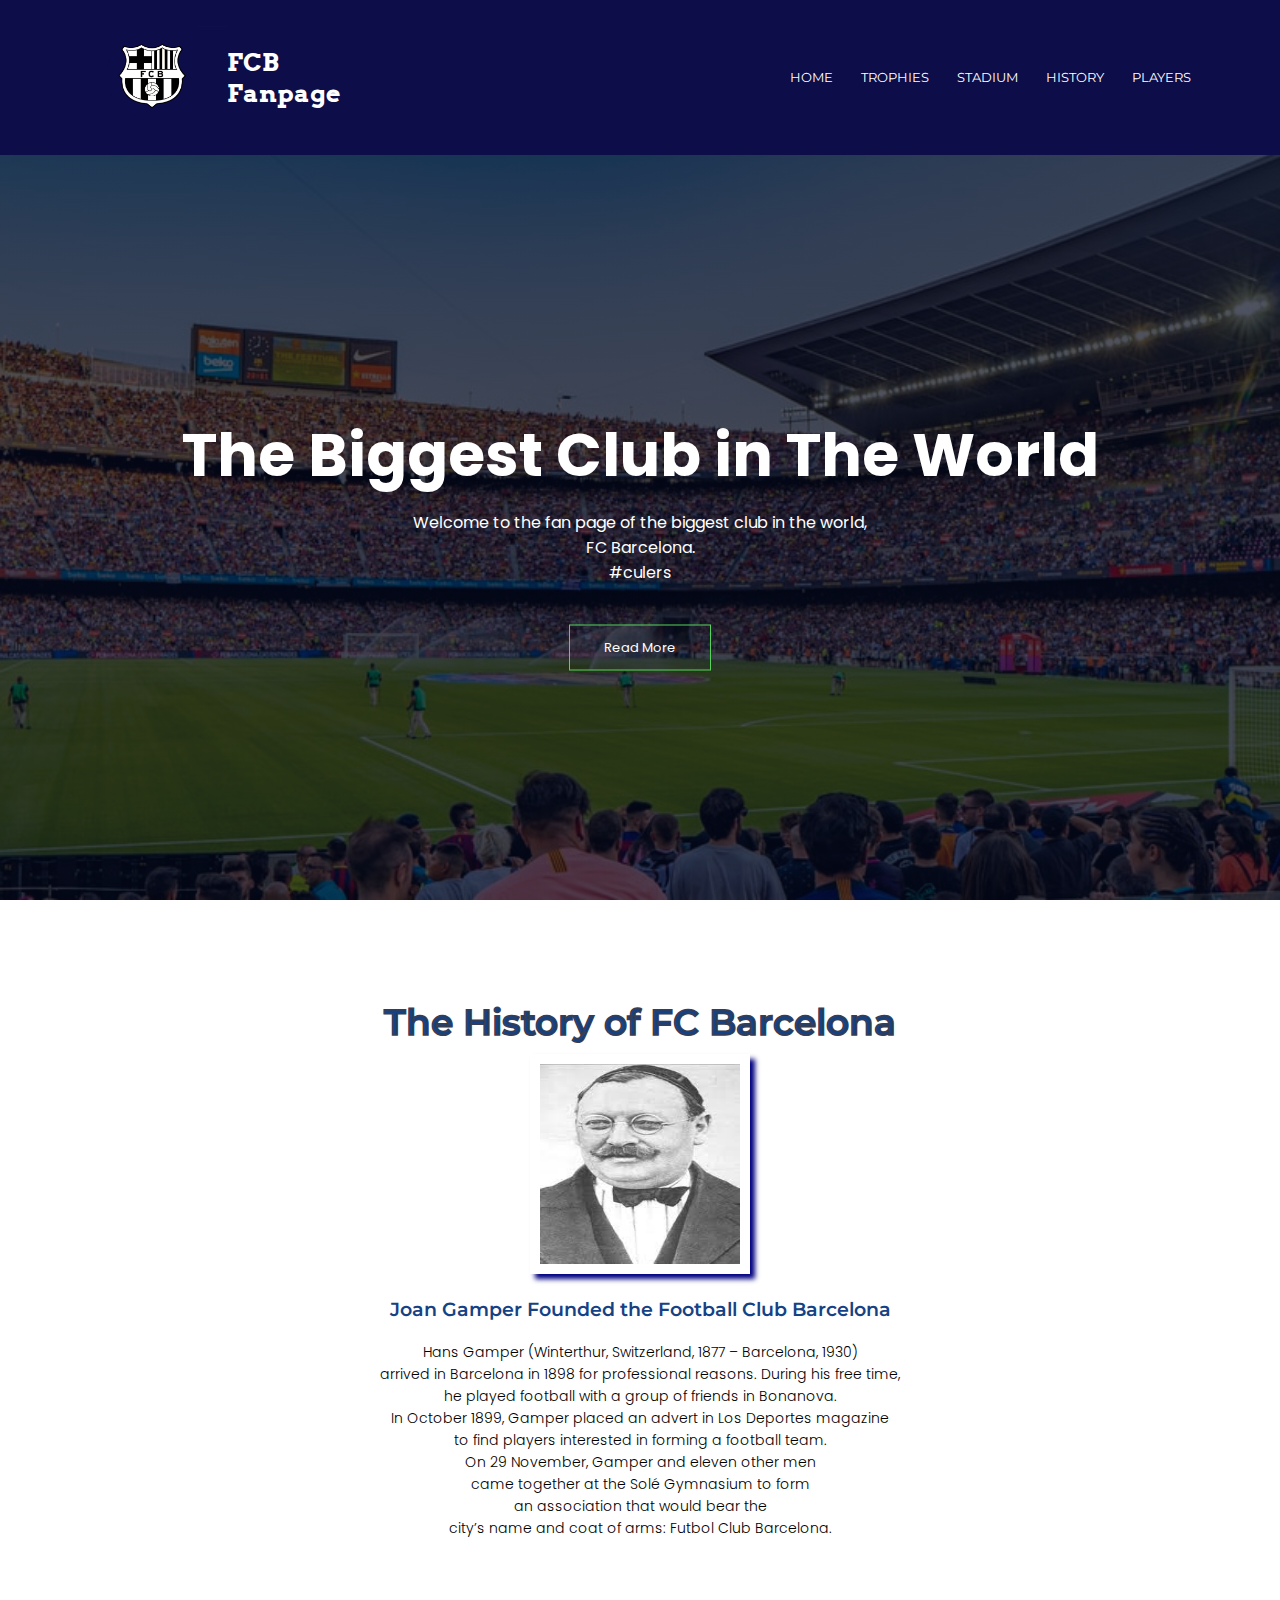
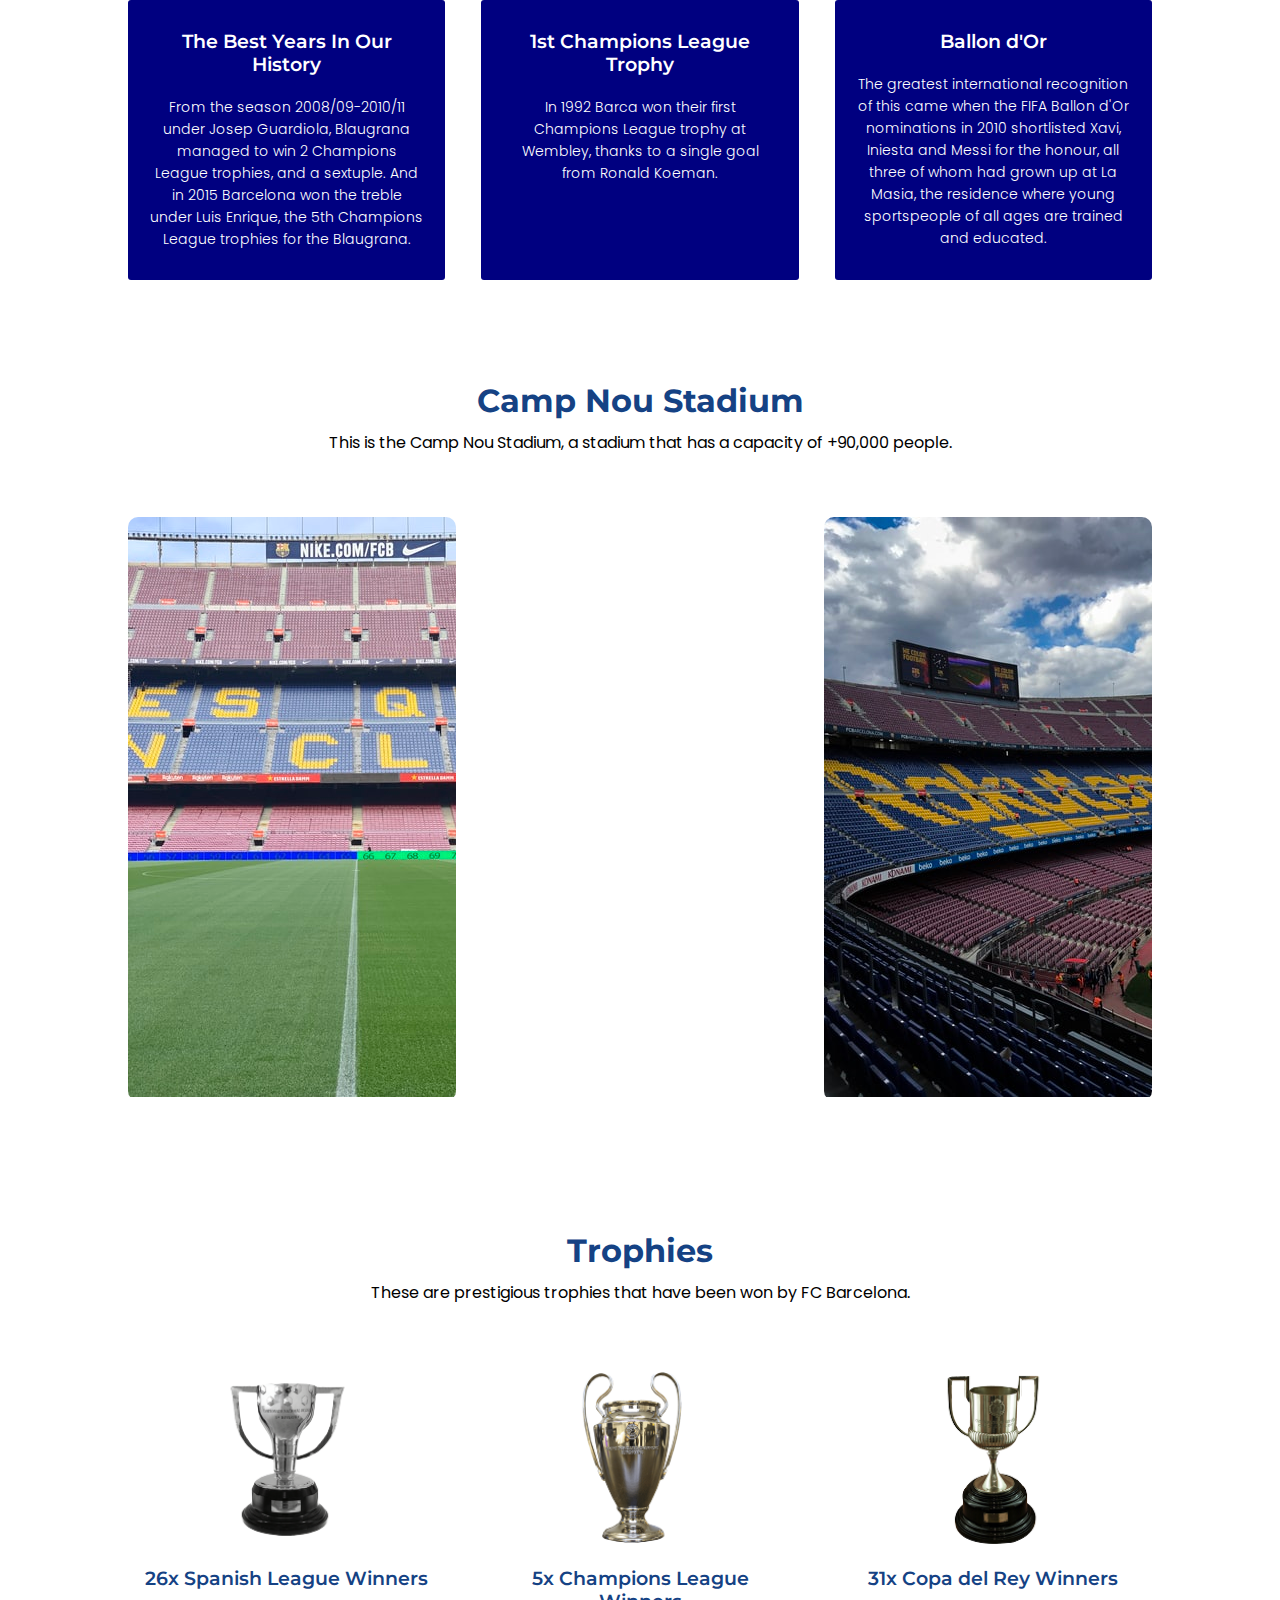
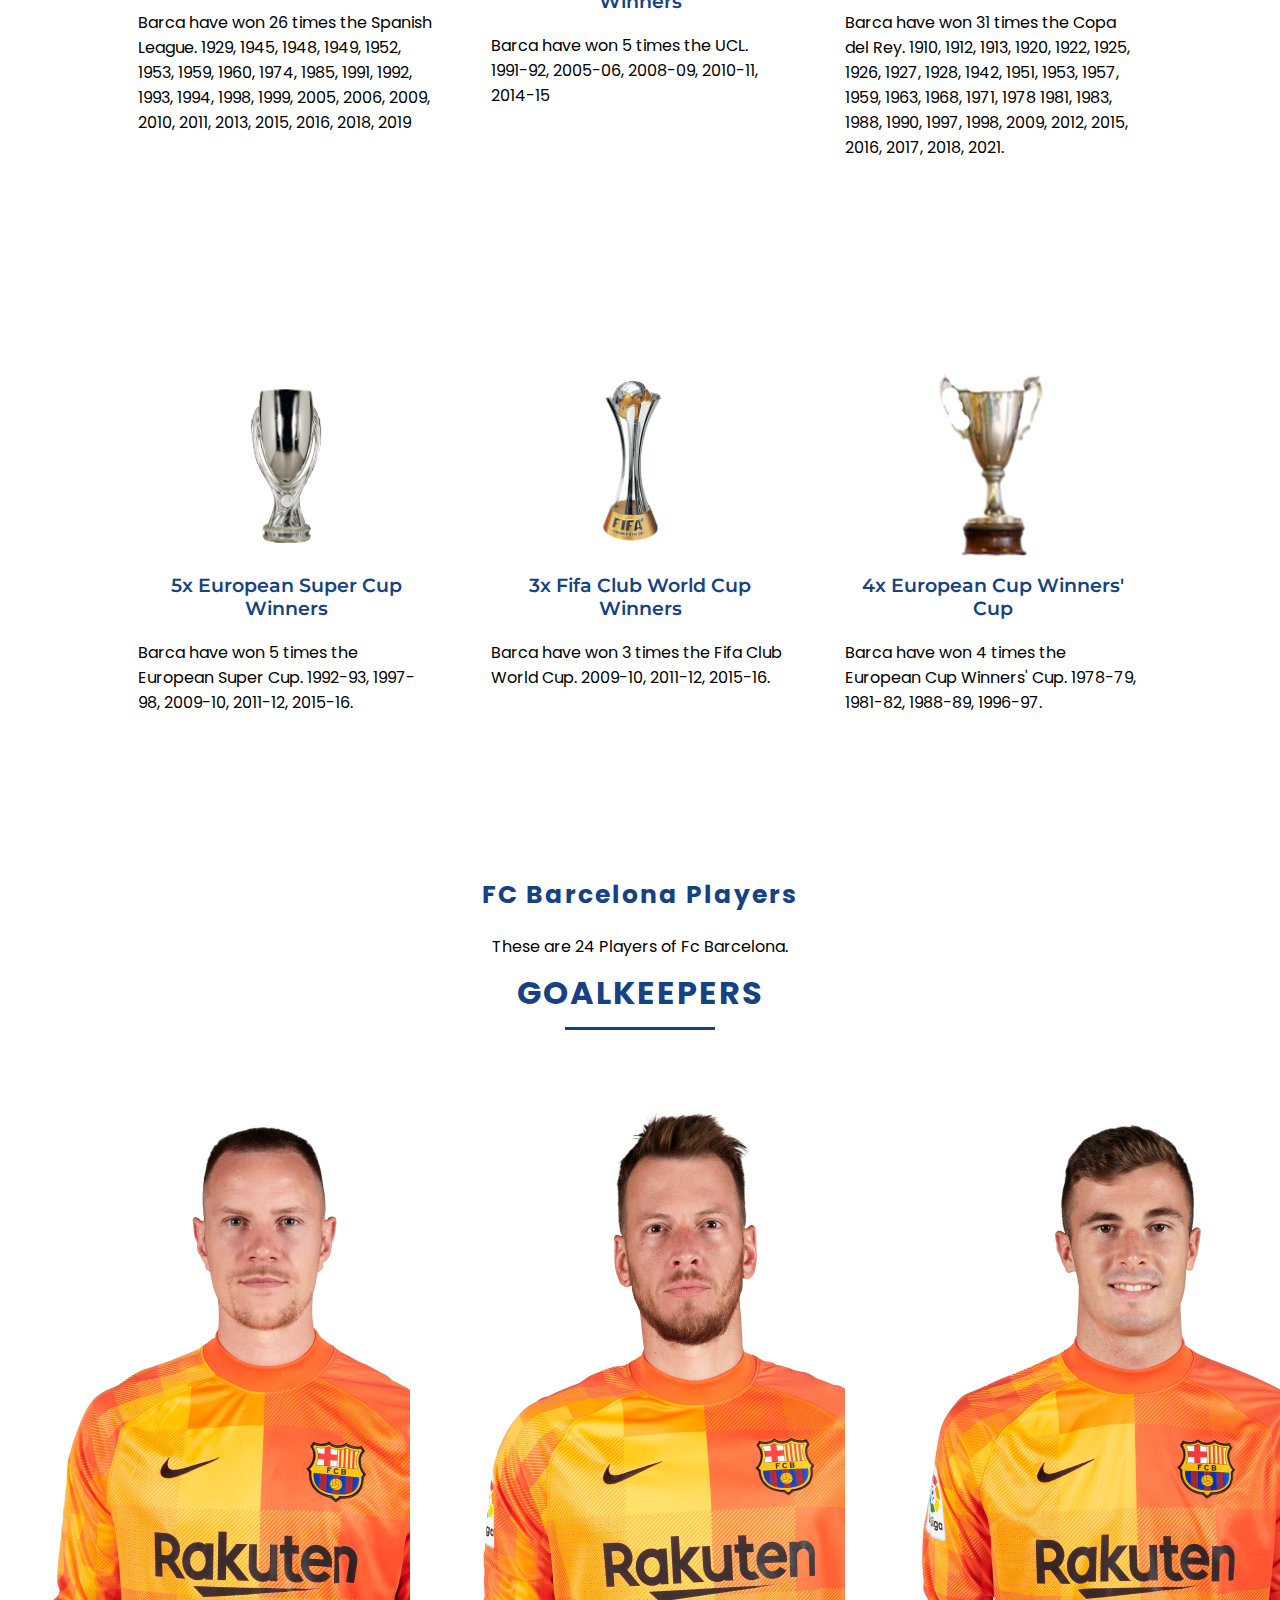
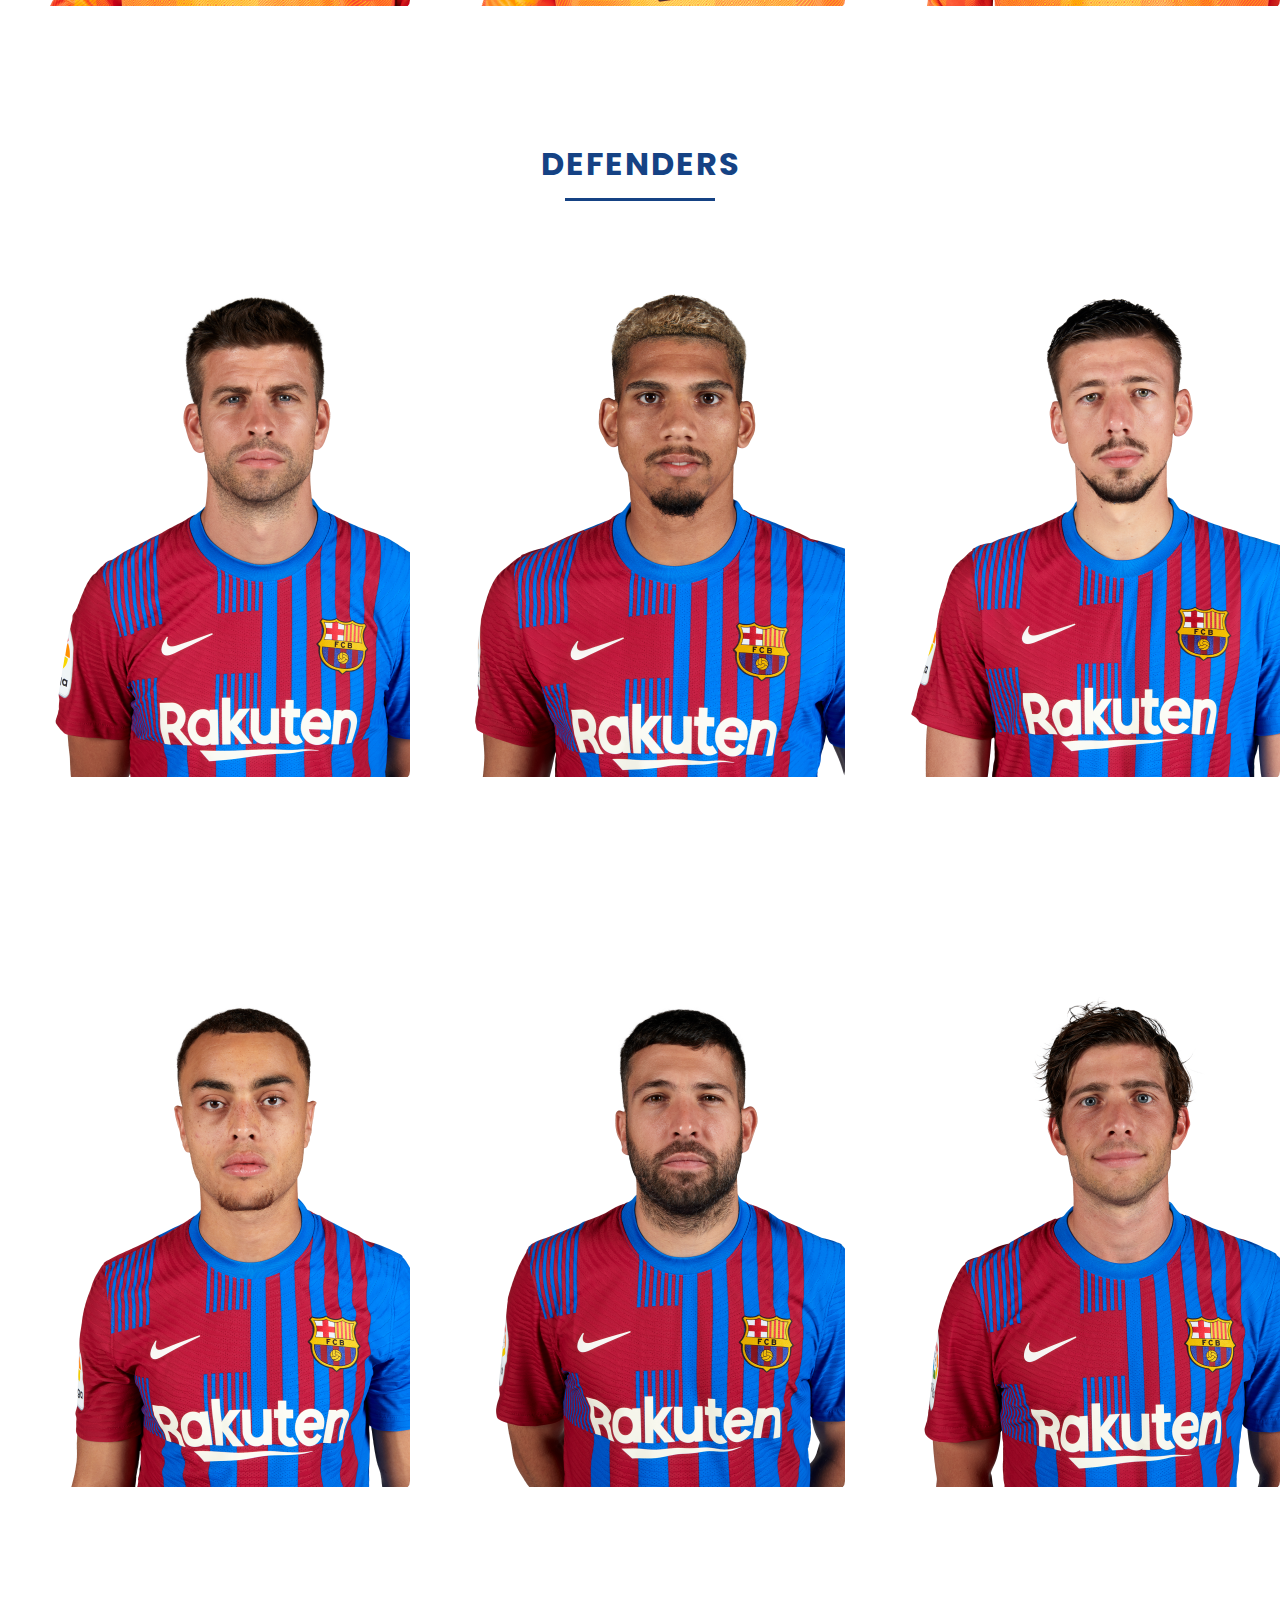
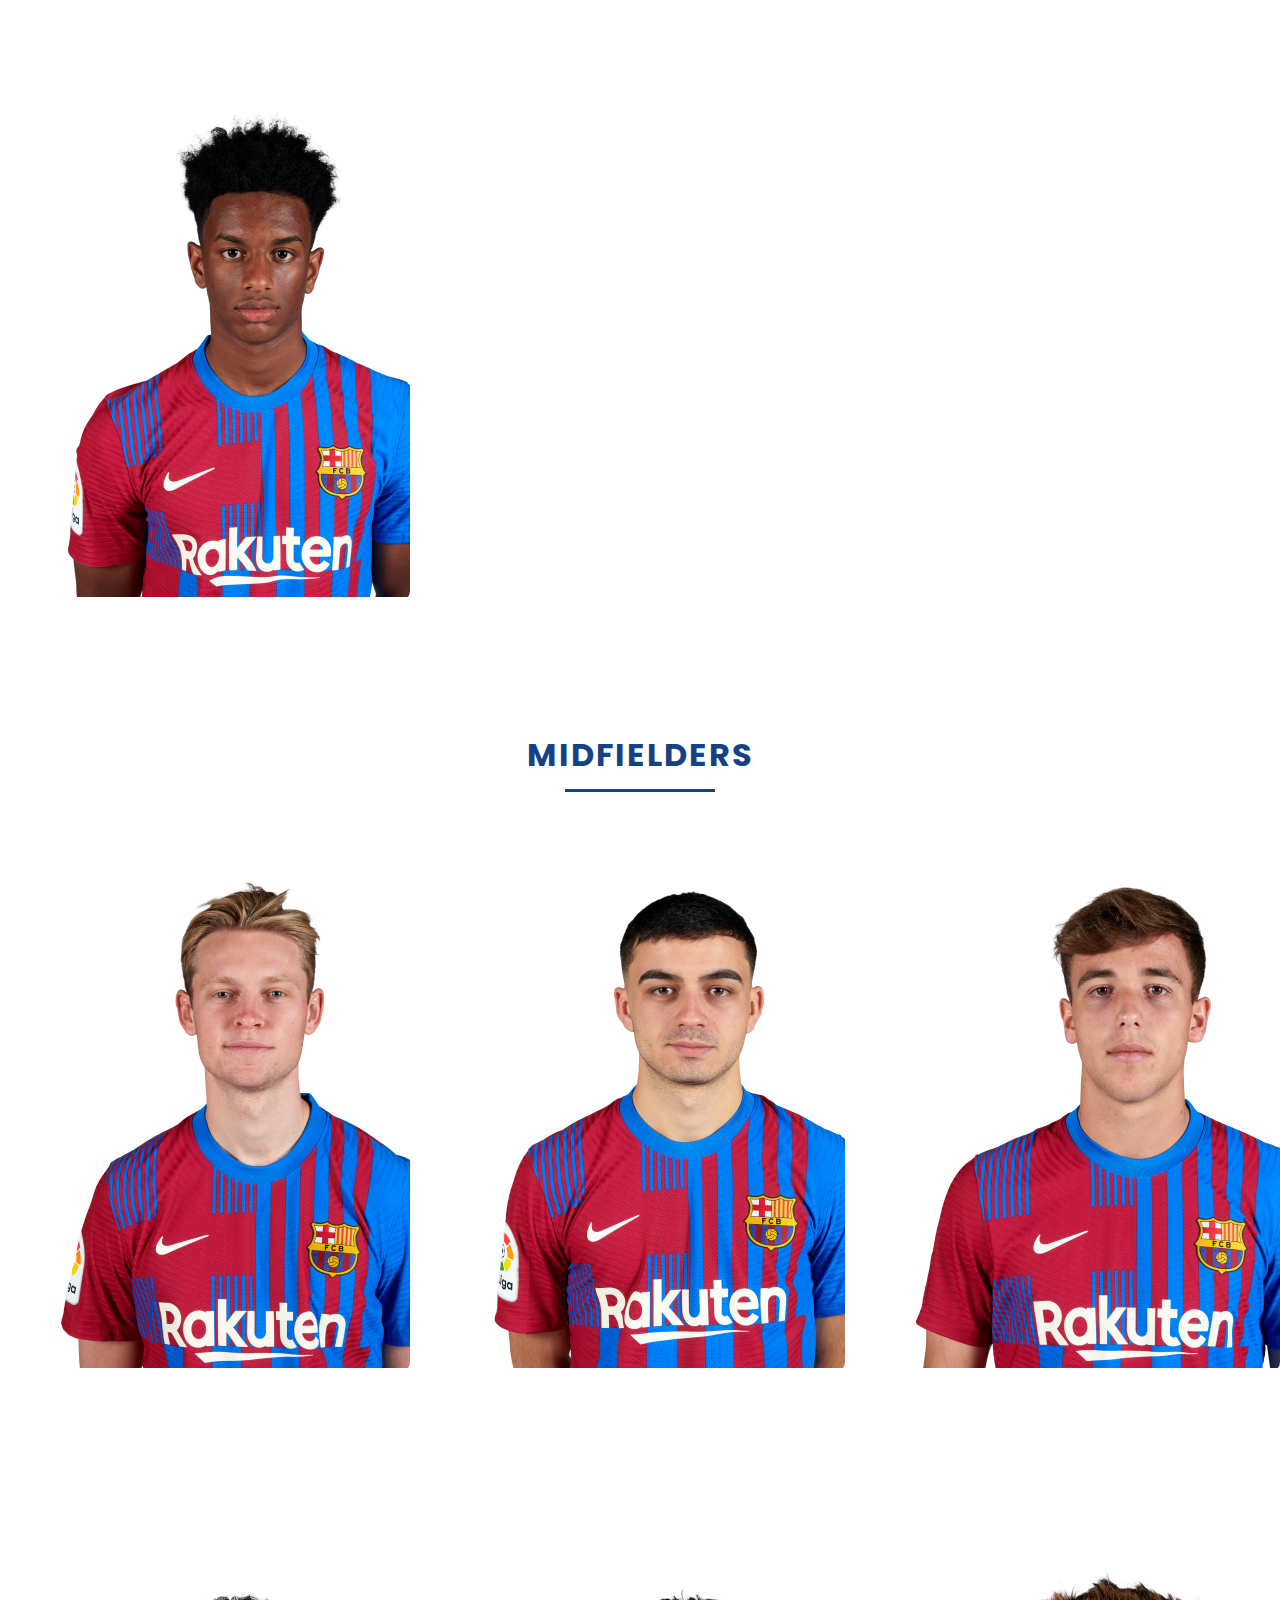
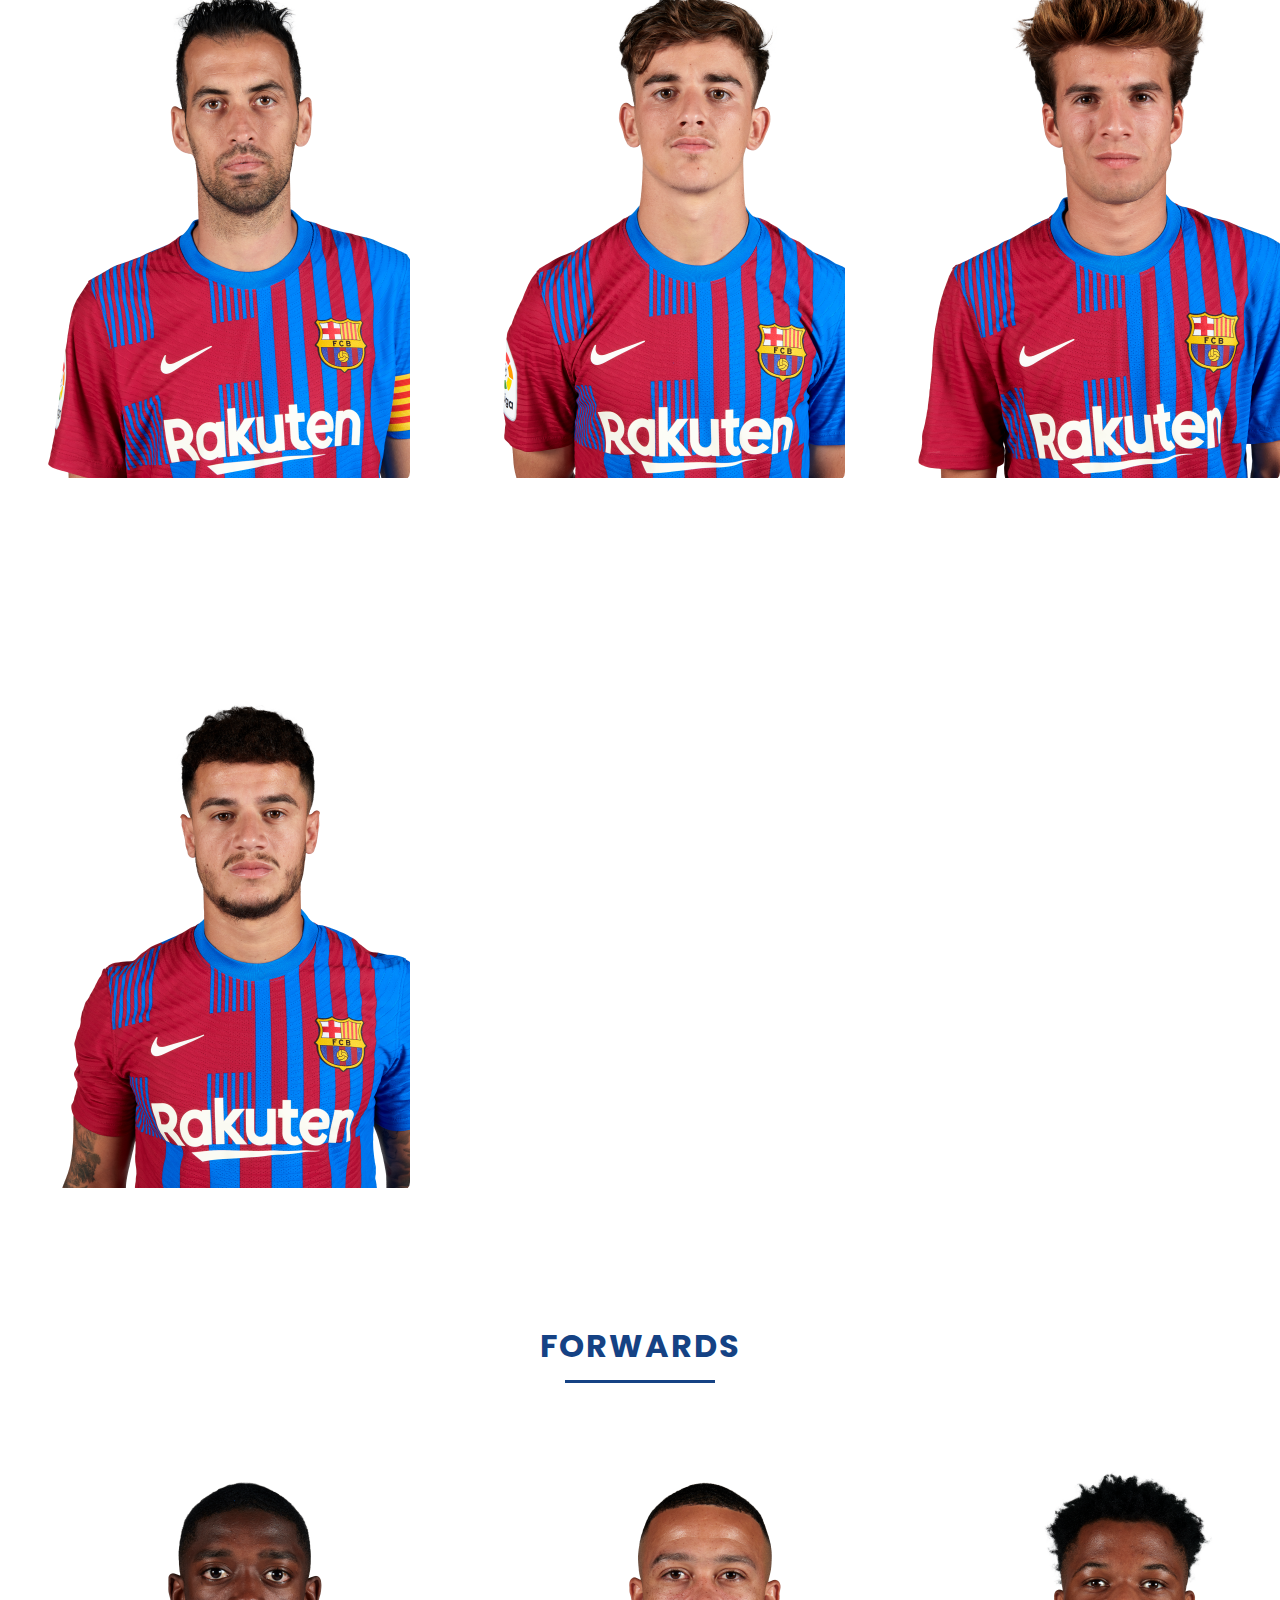
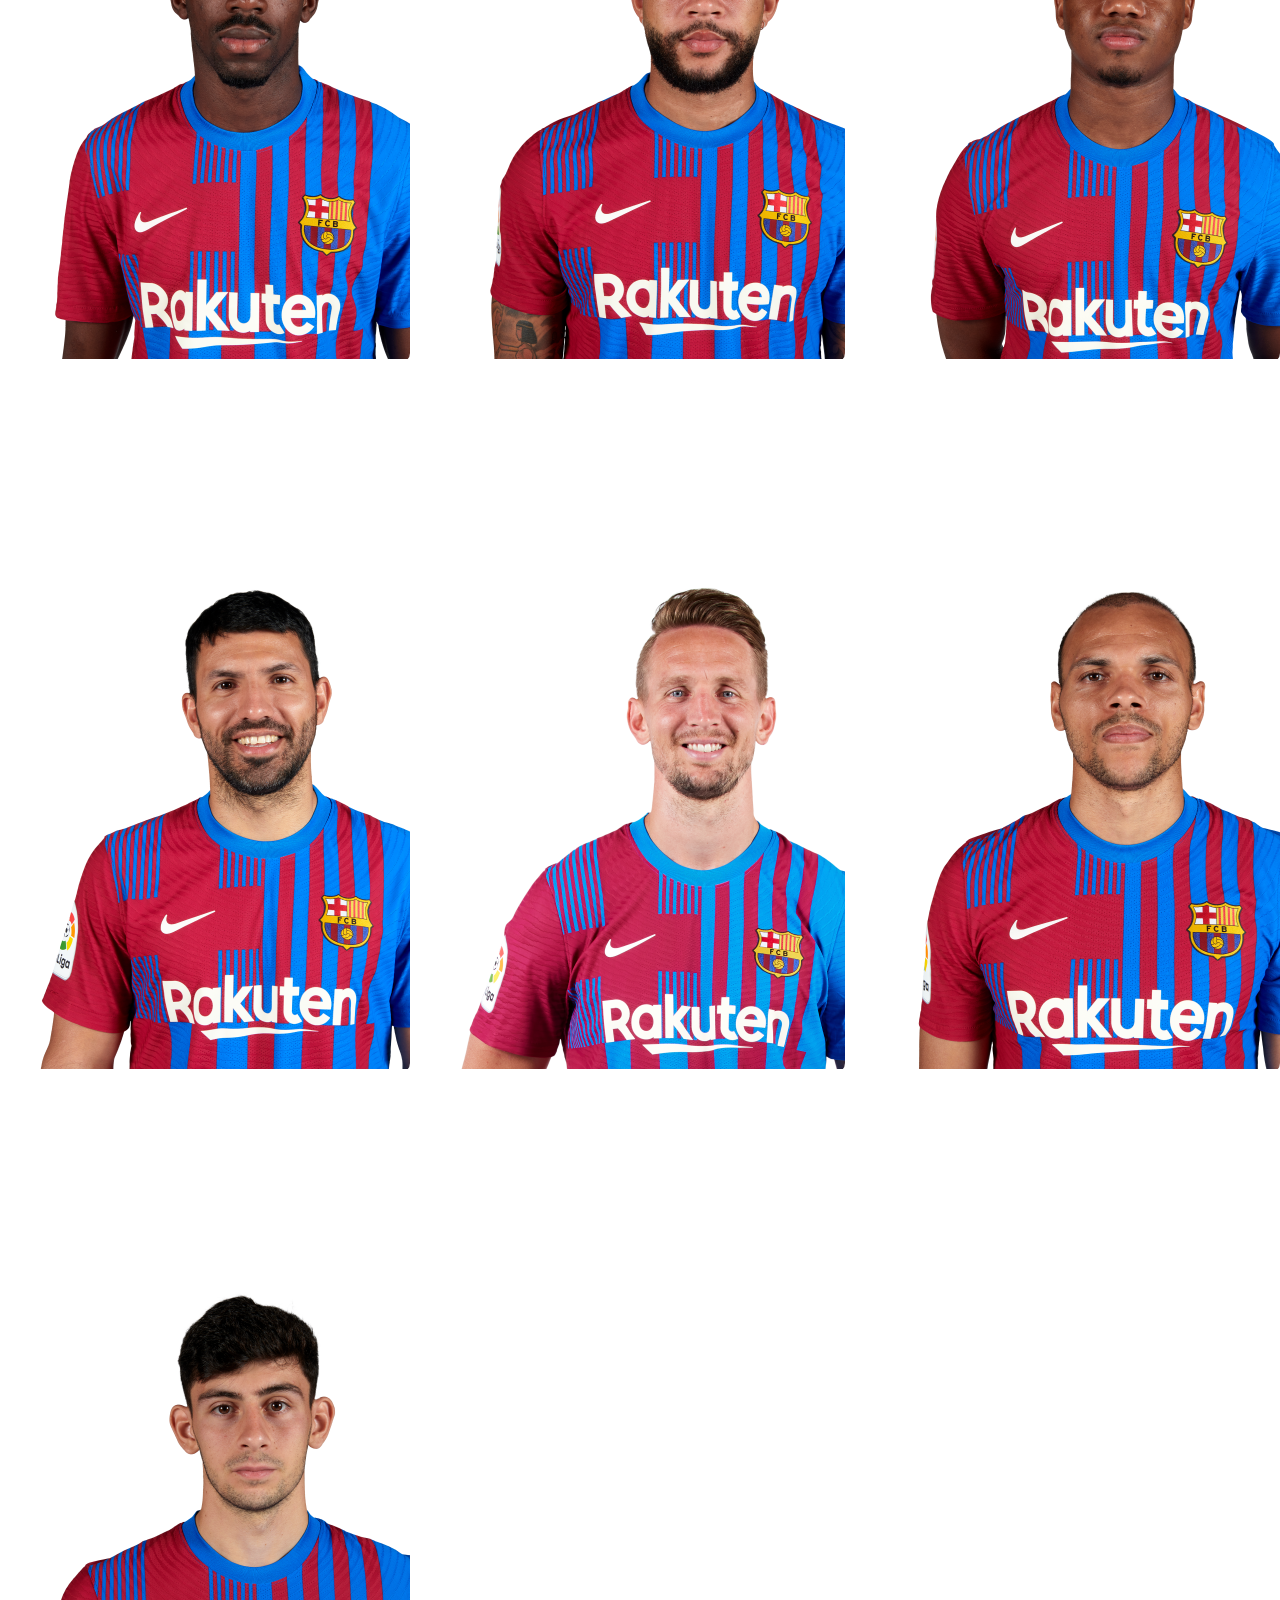
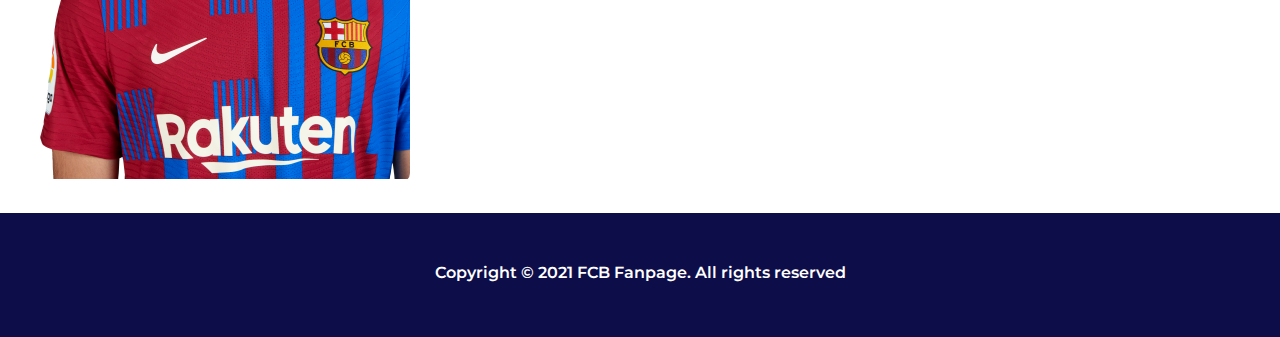
<file: index.html>
<!DOCTYPE html>
<html lang="en">
<head>
    <meta charset="UTF-8">
    <meta http-equiv="X-UA-Compatible" content="IE=edge">
    <meta name="viewport" content="width=device-width, initial-scale=1.0">
    <title>FCB Fanpage</title>
    <link rel="stylesheet" href="style.css">
   
    
</head>
<body>
    <section class="header">
        <nav>
            <a href="index.html"><img src="logos.png"></a>
            <h2>FCB <br> Fanpage</h2>

            <input id="menu" type="checkbox" onclick="showMenu()">
            <label for="menu"></label>
            
            <div class="x" onclick="hideMenu()"></div>

            <div class="nav-links" id="navLinks">
                <ul>
                    <li><a href="home.html">HOME</a></li>
                    <li><a href="trophies.html">TROPHIES</a></li>
                    <li><a href="stadium.html">STADIUM</a></li>
                    <li><a href="history.html">HISTORY</a></li>
                    <li><a href="players.html">PLAYERS</a></li>
                </ul>
            </div>
        </nav>

<div class="text-box">
    <h1>The Biggest Club in The World</h1>
    <p>Welcome to the fan page of the biggest club in the world,<br> FC Barcelona. <br>#culers</p>
    <a href="#scroll" class="hero-btn">Read More</a>
</div>

    </section>

    <!----History---->
<section id="scroll">
<section class="history">
    <h1>The History of FC Barcelona</h1>
    <img src="gamper.jpg"> <h3>Joan Gamper Founded the Football Club Barcelona</h3>
    <div class="paragraph"><p>Hans Gamper (Winterthur, Switzerland, 1877 – Barcelona, 1930) <br> arrived in Barcelona in 1898 for professional reasons.
        During his free time,<br> he played football with a group of friends in Bonanova.
       <br> In October 1899, Gamper placed an advert in Los Deportes magazine <br> to find players interested in forming a football team.
      <br> On 29 November, Gamper and eleven other men <br>came together at the Solé Gymnasium to form <br> an association that would bear the <br> city’s name and coat of arms: Futbol Club Barcelona.
     </p>
     </div>

     <div class="row">
         <div class="history-col">
             <h3>The Best Years In Our History </h3>
             <p>From the season 2008/09-2010/11 under Josep Guardiola, Blaugrana managed to win 2 Champions League trophies, and a sextuple.
                And in 2015 Barcelona won the treble under Luis Enrique, the 5th Champions League trophies for the Blaugrana.
            </p>
         </div>
         <div class="history-col">
             <h3>1st Champions League Trophy</h3>
             <p>In 1992 Barca won their first Champions League trophy at Wembley, thanks to a single goal from Ronald Koeman.    
             </p>
         </div>
         <div class="history-col">
            <h3>Ballon d'Or</h3>
            <p>The greatest international recognition of this came when the FIFA Ballon d'Or nominations in 2010 shortlisted Xavi, Iniesta and Messi for the honour, all three of whom had grown up at La Masia, the residence where young sportspeople of all ages are trained and educated.
            </p>
        </div>
     </div>
</section>
</section>

<!--stadium-->

<section class="stadium">
    <h1>Camp Nou Stadium</h1>
    <p>This is the Camp Nou Stadium, a stadium that has a capacity of +90,000 people.</p>

    <div class="row">
        <div class="stadium-col">
            <img src="stadium5.jpg">
            <div class="layer">
                <h3>Camp Nou</h3>
            </div>
        </div>
        <div class="stadium-col">
            <img src="stadium6.jpg">
            <div class="layer">
                <h3>Camp Nou</h3>   
            </div>
    </div>

</section>

<!--- Trophies -->

<section class="trophies">
    <h1>Trophies</h1>
    <p>These are prestigious trophies that have been won by FC Barcelona.</p>

    <div class="row">
        <div class="trophies-col">
            <img src="laliga-removebg-preview.png">
            <h3>26x Spanish League Winners</h3>
            <p>Barca have won 26 times the Spanish League. 1929, 1945, 1948, 1949, 1952, 1953, 1959, 1960, 1974, 
                1985, 1991, 1992, 1993, 1994, 1998, 1999, 2005, 2006, 2009, 2010, 2011, 2013, 2015, 2016, 2018, 2019</p>
        </div>
        <div class="trophies-col">
            <img src="UCL-removebg-preview.png">
            <h3>5x Champions League Winners</h3>
            <p>Barca have won 5 times the UCL. 1991-92, 2005-06, 2008-09, 2010-11, 2014-15</p>
        </div>
        <div class="trophies-col">
            <img src="CDR-removebg-preview.png">
            <h3>31x Copa del Rey Winners</h3>
            <p>Barca have won 31 times the Copa del Rey. 1910, 1912, 1913, 1920, 1922, 1925, 1926, 1927, 1928, 1942, 1951, 1953, 1957, 1959, 1963, 1968, 1971, 1978
                1981, 1983, 1988, 1990, 1997, 1998, 2009, 2012, 2015, 2016, 2017, 2018, 2021.</p>
        </div>
    </div>


</section>

<!--- Trophies 2 -->
<section class="trophies">
    <div class="row">
        <div class="trophies-col">
            <img src="europeansupercup-removebg-preview.png">
            <h3>5x European Super Cup Winners</h3>
            <p>Barca have won 5 times the European Super Cup. 1992-93, 1997-98, 2009-10, 2011-12, 2015-16.</p>
        </div>
        <div class="trophies-col">
            <img src="wc-removebg-preview.png">
            <h3>3x Fifa Club World Cup Winners</h3>
            <p>Barca have won 3 times the Fifa Club World Cup. 2009-10, 2011-12, 2015-16.</p>
        </div>
        <div class="trophies-col">
            <img src="eurocup-removebg-preview (1).png">
            <h3>4x European Cup Winners' Cup</h3>
            <p>Barca have won 4 times the European Cup Winners' Cup. 1978-79, 1981-82, 1988-89, 1996-97.</p>
        </div>
    </div>

</section>



<!--- Players -->

<section class="players">
    <h2>FC Barcelona Players</h2>
    <p>These are 24 Players of Fc Barcelona.</p>
    <h1>Goalkeepers</h1>

    <div class="row">
        <div class="players-col">
            <img src="stegen.png">
            <div class="layer">
                <h3>Ter Stegen | 1</h3>
            </div>
        </div>
        <div class="players-col">
            <img src="Neto.png">
            <div class="layer">
                <h3>Neto | 13</h3>
            </div>
        </div>
        <div class="players-col">
            <img src="pena.png">
            <div class="layer">
                <h3>Iñaki Peña | 26</h3>
            </div>
        </div>
    </div>
</section>

<!--Players Defenders-->

<section class="players">
    <h1>Defenders</h1>

    <div class="row">
        <div class="players-col">
            <img src="pike.png">
            <div class="layer">
                <h3>Gerrard Piqué | 3</h3>
            </div>
        </div>
        <div class="players-col">
            <img src="araujo.png">
            <div class="layer">
                <h3>Ronald Araujo | 4</h3>
            </div>
        </div>
        <div class="players-col">
            <img src="longle.png">
            <div class="layer">
                <h3>Clement Lenglet | 15</h3>
            </div>
        </div>
    </div>
</section>

<section class="players">
    <div class="row">
        <div class="players-col">
            <img src="dest.png">
            <div class="layer">
                <h3>Dest | 2</h3>
            </div>
        </div>
        <div class="players-col">
            <img src="alba.png">
            <div class="layer">
                <h3>Jordi Alba | 18</h3>
            </div>
        </div>
        <div class="players-col">
            <img src="sergi.png">
            <div class="layer">
                <h3>Sergi Roberto | 20</h3>
            </div>
        </div>
    </div>
</section>

<section class="players">
    <div class="row">
        <div class="players-col">
            <img src="balde.png">
            <div class="layer">
                <h3>Alejandro Balde | 31</h3>
            </div>
        </div>
    </div>
</section>

<section class="players">
    <h1>Midfielders</h1>

    <div class="row">
        <div class="players-col">
            <img src="dejong.png">
            <div class="layer">
                <h3>Frenkie de Jong | 21</h3>
            </div>
        </div>
        <div class="players-col">
            <img src="pedri.png">
            <div class="layer">
                <h3>Pedri | 16</h3>
            </div>
        </div>
        <div class="players-col">
            <img src="nico.png">
            <div class="layer">
                <h3>Nico | 28</h3>
            </div>
        </div>
    </div>
</section>

<section class="players">
   
    <div class="row">
        <div class="players-col">
            <img src="busket.png">
            <div class="layer">
                <h3>Sergio Busquets | 5</h3>
            </div>
        </div>
        <div class="players-col">
            <img src="gavi.png">
            <div class="layer">
                <h3>Gavi | 30</h3>
            </div>
        </div>
        <div class="players-col">
            <img src="puig.png">
            <div class="layer">
                <h3>Puig | 6</h3>
            </div>
        </div>
    </div>
</section>

<section class="players">
   
    <div class="row">
        <div class="players-col">
            <img src="coutinho.png">
            <div class="layer">
                <h3>Coutinho | 14</h3>
            </div>
        </div>
    </div>
</section>

<section class="players">
    <h1>Forwards</h1>

    <div class="row">
        <div class="players-col">
            <img src="usman.png">
            <div class="layer">
                <h3>Ousmane Dembélé | 7</h3>
            </div>
        </div>
        <div class="players-col">
            <img src="depay.png">
            <div class="layer">
                <h3>Memphis Depay | 9</h3>
            </div>
        </div>
        <div class="players-col">
            <img src="ansu.png">
            <div class="layer">
                <h3>Ansu Fati | 10</h3>
            </div>
        </div>
    </div>
</section>

<section class="players">
   
    <div class="row">
        <div class="players-col">
            <img src="kun.png">
            <div class="layer">
                <h3>Kun Agüero | 19</h3>
            </div>
        </div>
        <div class="players-col">
            <img src="luk.png">
            <div class="layer">
                <h3>Luuk de Jong | 17</h3>
            </div>
        </div>
        <div class="players-col">
            <img src="martin.png">
            <div class="layer">
                <h3>Braithwaite | 12</h3>
            </div>
        </div>
    </div>
</section>

<section class="players">
   
    <div class="row">
        <div class="players-col">
            <img src="demir.png">
            <div class="layer">
                <h3>Demir | 11</h3>
            </div>
        </div>
    </div>
</section>          

<!--footer--->

<section class="footer">
    <h4>Copyright © 2021 FCB Fanpage. All rights reserved</h4>

</section>


<script>

    var navLinks = document.getElementById("navLinks");

    function showMenu(){
        navLinks.style.right = "0"
    }
    function hideMenu(){
        navLinks.style.right = "-200px"
    }

</script>




    
</body>
</html>
</file>
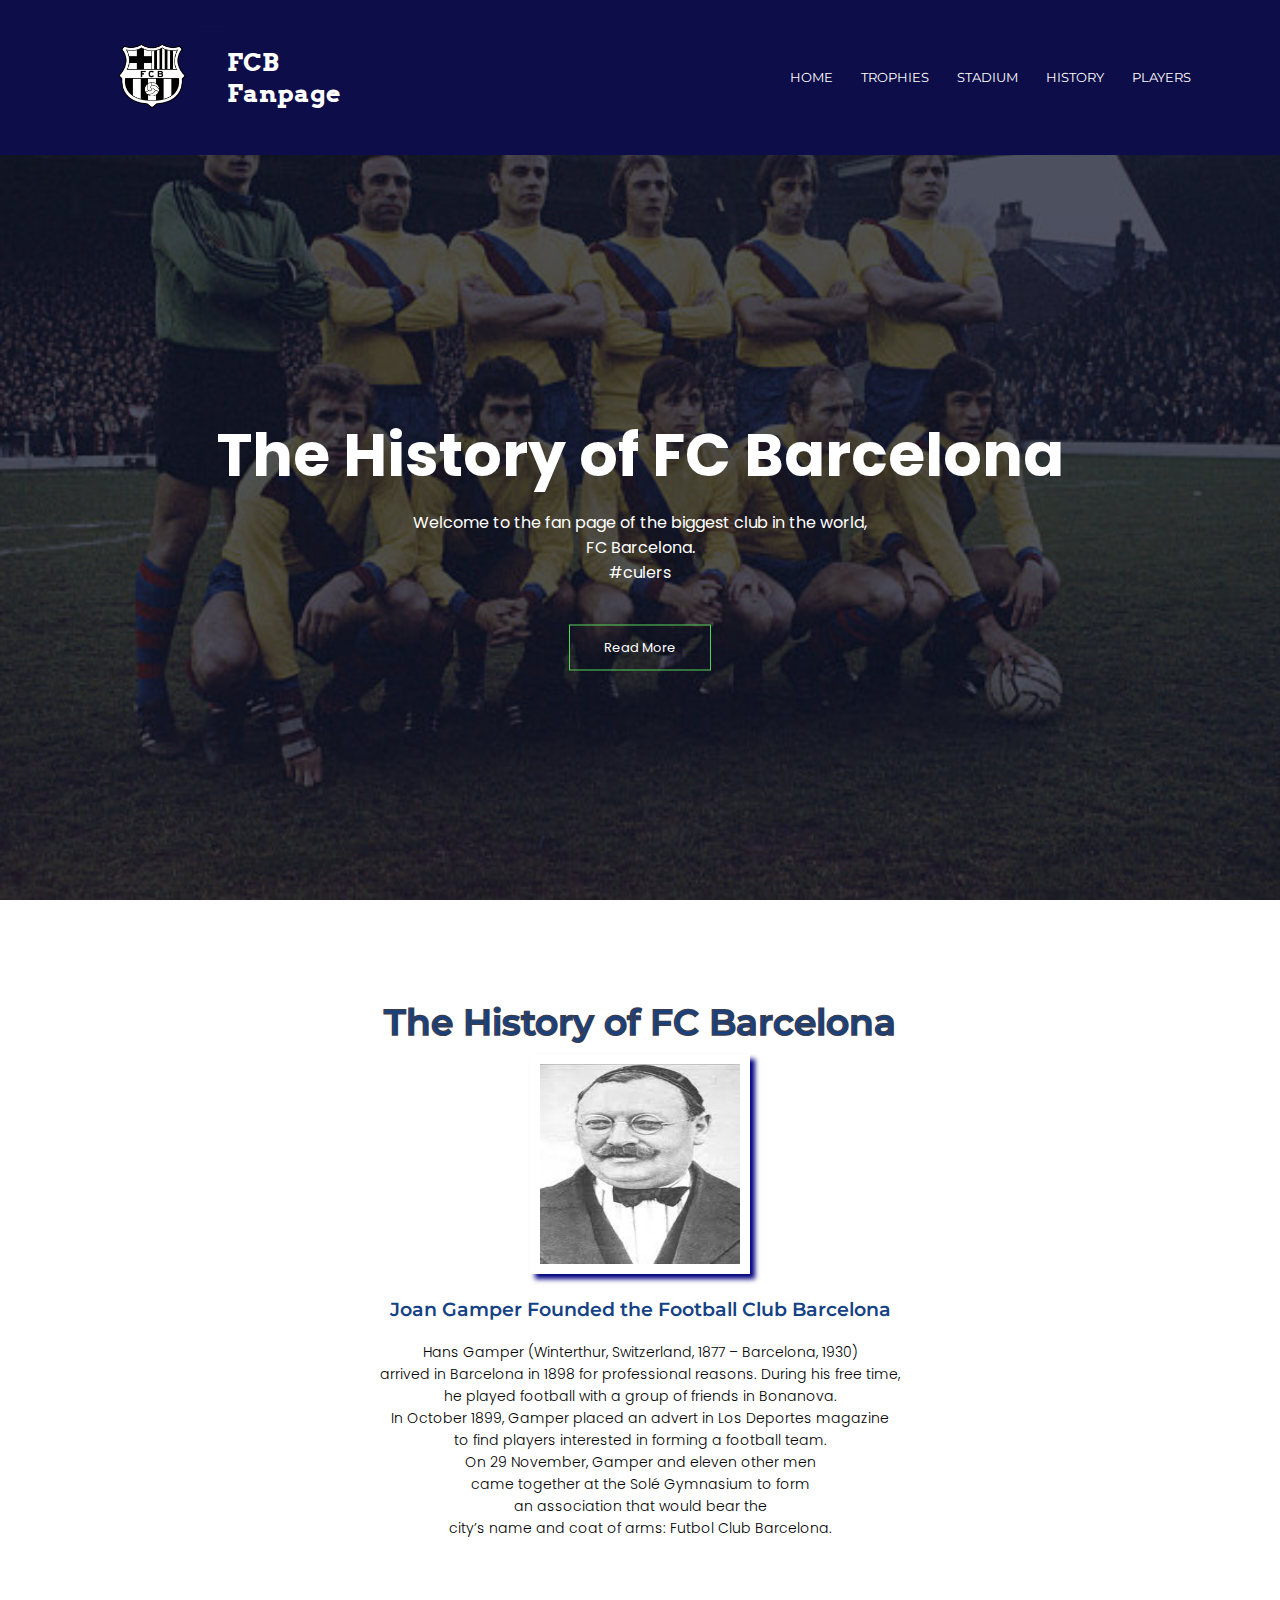
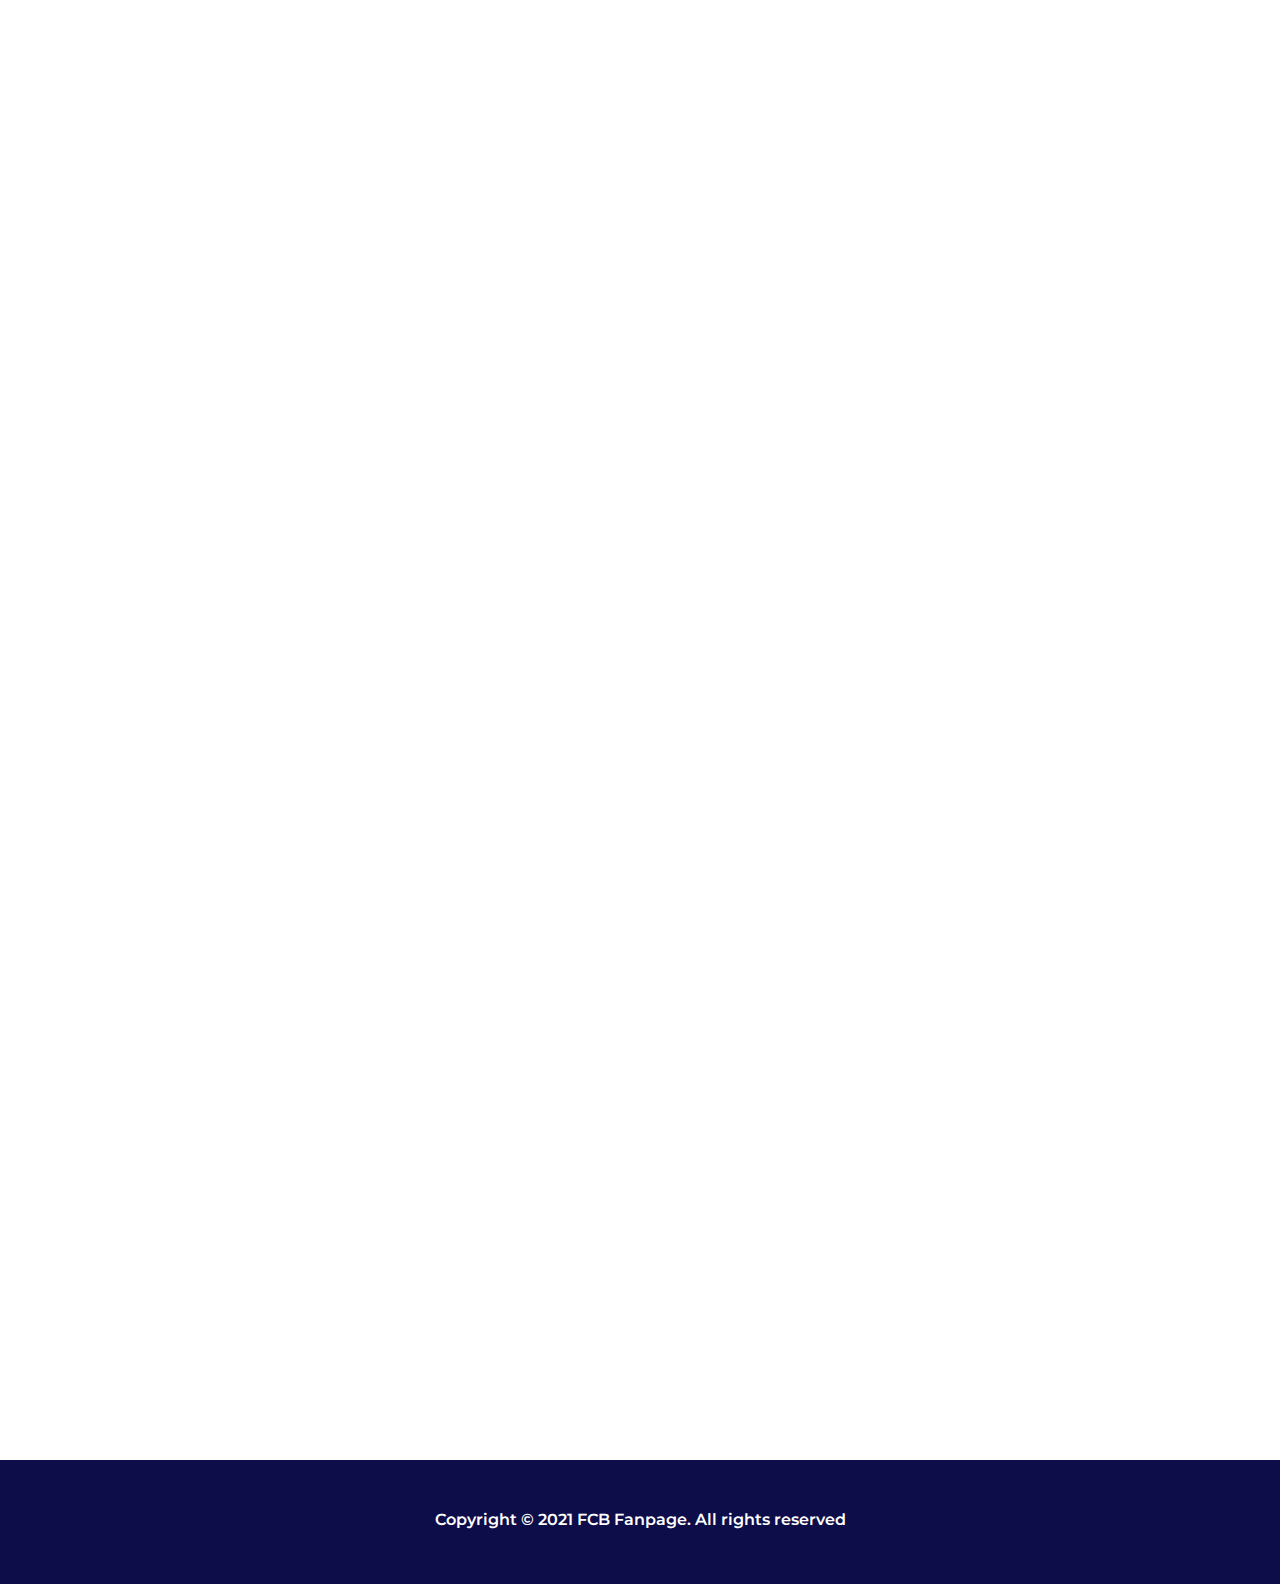
<file: history.html>
<!DOCTYPE html>
<html lang="en">
<head>
    <meta charset="UTF-8">
    <meta http-equiv="X-UA-Compatible" content="IE=edge">
    <meta name="viewport" content="width=device-width, initial-scale=1.0">
    <title>FCB Fanpage</title>
    <link rel="stylesheet" href="style.css">
 
   
    
</head>
<body>
    <section class="sub-header">
        <nav>
            <a href="index.html"><img src="logos.png"></a>
            <h2>FCB <br> Fanpage</h2>

            <input id="menu" type="checkbox" onclick="showMenu()">
            <label for="menu"></label>
            
            <div class="x" onclick="hideMenu()"></div>

            <div class="nav-links" id="navLinks">
                <ul>
                    <li><a href="home.html">HOME</a></li>
                    <li><a href="trophies.html">TROPHIES</a></li>
                    <li><a href="stadium.html">STADIUM</a></li>
                    <li><a href="history.html">HISTORY</a></li>
                    <li><a href="players.html">PLAYERS</a></li>
                </ul>
            </div>
        </nav>

<div class="text-box">
    <h1>The History of FC Barcelona</h1>
    <p>Welcome to the fan page of the biggest club in the world,<br> FC Barcelona. <br>#culers</p>
    <a href="#scroll" class="hero-btn">Read More</a>
</div>

    </section>

    <!----History---->
<section id="scroll">
<section class="history">
    <h1>The History of FC Barcelona</h1>
    <img src="gamper.jpg"> <h3>Joan Gamper Founded the Football Club Barcelona</h3>
    <div class="paragraph"><p>Hans Gamper (Winterthur, Switzerland, 1877 – Barcelona, 1930) <br> arrived in Barcelona in 1898 for professional reasons.
        During his free time,<br> he played football with a group of friends in Bonanova.
       <br> In October 1899, Gamper placed an advert in Los Deportes magazine <br> to find players interested in forming a football team.
      <br> On 29 November, Gamper and eleven other men <br>came together at the Solé Gymnasium to form <br> an association that would bear the <br> city’s name and coat of arms: Futbol Club Barcelona.
     </p>
     </div>

     <div class="row reveal">
         <div class="history-col">
             <h3>The Best Years In Our History </h3>
             <p>From the season 2008/09-2010/11 under Josep Guardiola, Blaugrana managed to win 2 Champions League trophies, and a sextuple.
                And in 2015 Barcelona won the treble under Luis Enrique, the 5th Champions League trophies for the Blaugrana.
            </p>
         </div>
         <div class="history-col">
             <h3>1st Champions League Trophy</h3>
             <p>In 1992 Barca won their first Champions League trophy at Wembley, thanks to a single goal from Ronald Koeman.    
             </p>
         </div>
         <div class="history-col">
            <h3>Ballon d'Or</h3>
            <p>The greatest international recognition of this came when the FIFA Ballon d'Or nominations in 2010 shortlisted Xavi, Iniesta and Messi for the honour, all three of whom had grown up at La Masia, the residence where young sportspeople of all ages are trained and educated.
            </p>
        </div>
     </div>
</section>
</section>

<div class="rows reveal">
    <div class="col-1">
        <h2>Ballon d'or</h2>
        
        <p>FC Barcelona has won 13 ballon d'or awards. The winners of the award are Luis Suarez (1960), Johan Cruyff (1973, 1974), Hristo Stoichkov (1994), Rivaldo (1999),
             Ronaldinho (2005), Messi (2009, 2010, 2011, 2012, 2015, 2019, 2021).</p>
    </div>
    <div class="col-2">
        <img src="ballon-removebg.png" class="controller">
        <div class="color-box"></div>
        <h3>Leo Messi</h3>
    </div>
</div>

<div class="rowss reveal">
    <div class="coll-1">
        <img src="last-removebg-preview.png" class="controller">
        <div class="color-box"></div>
        <h3>Barça 1992</h3>
    </div>
    <div class="coll-2">
        <h2>1st Champions League Trophy</h2>
        
        <p>Barcelona under John Cruyff won the Champions League for the first time in their history in 1992 after beating
             Sampdoria 1-0 thanks to Ronald Koeman's free kick goal at Wembley Stadium.</p>
    </div>
</div>

<section class="footer">
    <h4>Copyright © 2021 FCB Fanpage. All rights reserved</h4>

</section>

<script>

    var navLinks = document.getElementById("navLinks");

    function showMenu(){
        navLinks.style.right = "0"
    }
    function hideMenu(){
        navLinks.style.right = "-200px"
    }

</script>

<script type="text/javascript">
window.addEventListener('scroll', reveal);

function reveal (){
    var reveals = document.querySelectorAll('.reveal');

    for(var i = 0; i < reveals.length; i++){

        var windowheight = window.innerHeight;
        var revealtop = reveals[i].getBoundingClientRect().top;
        var revealpoint = 150;

        if(revealtop < windowheight - revealpoint){
            reveals[i].classList.add('active');
        }
        else{
            reveals[i].classList.remove('active');
        }
    }
}
</script>






</body>
</html>
</file>
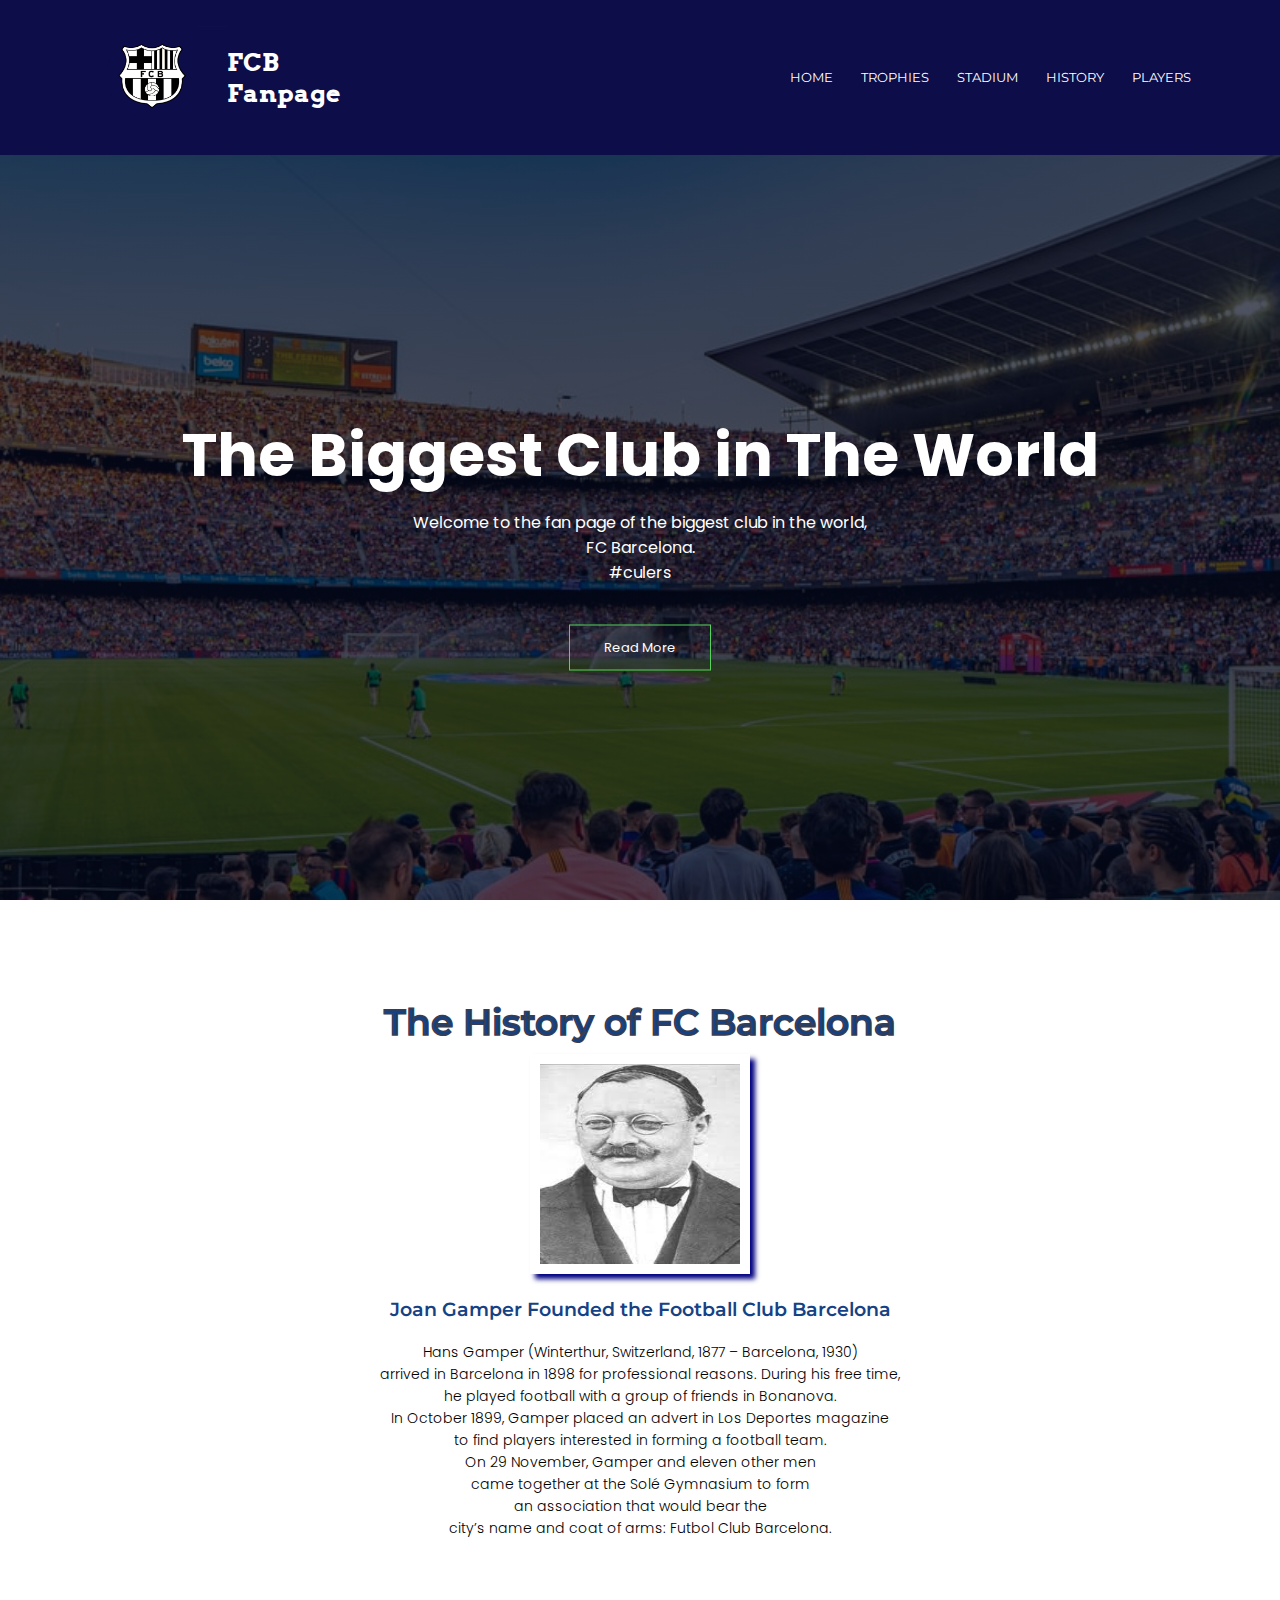
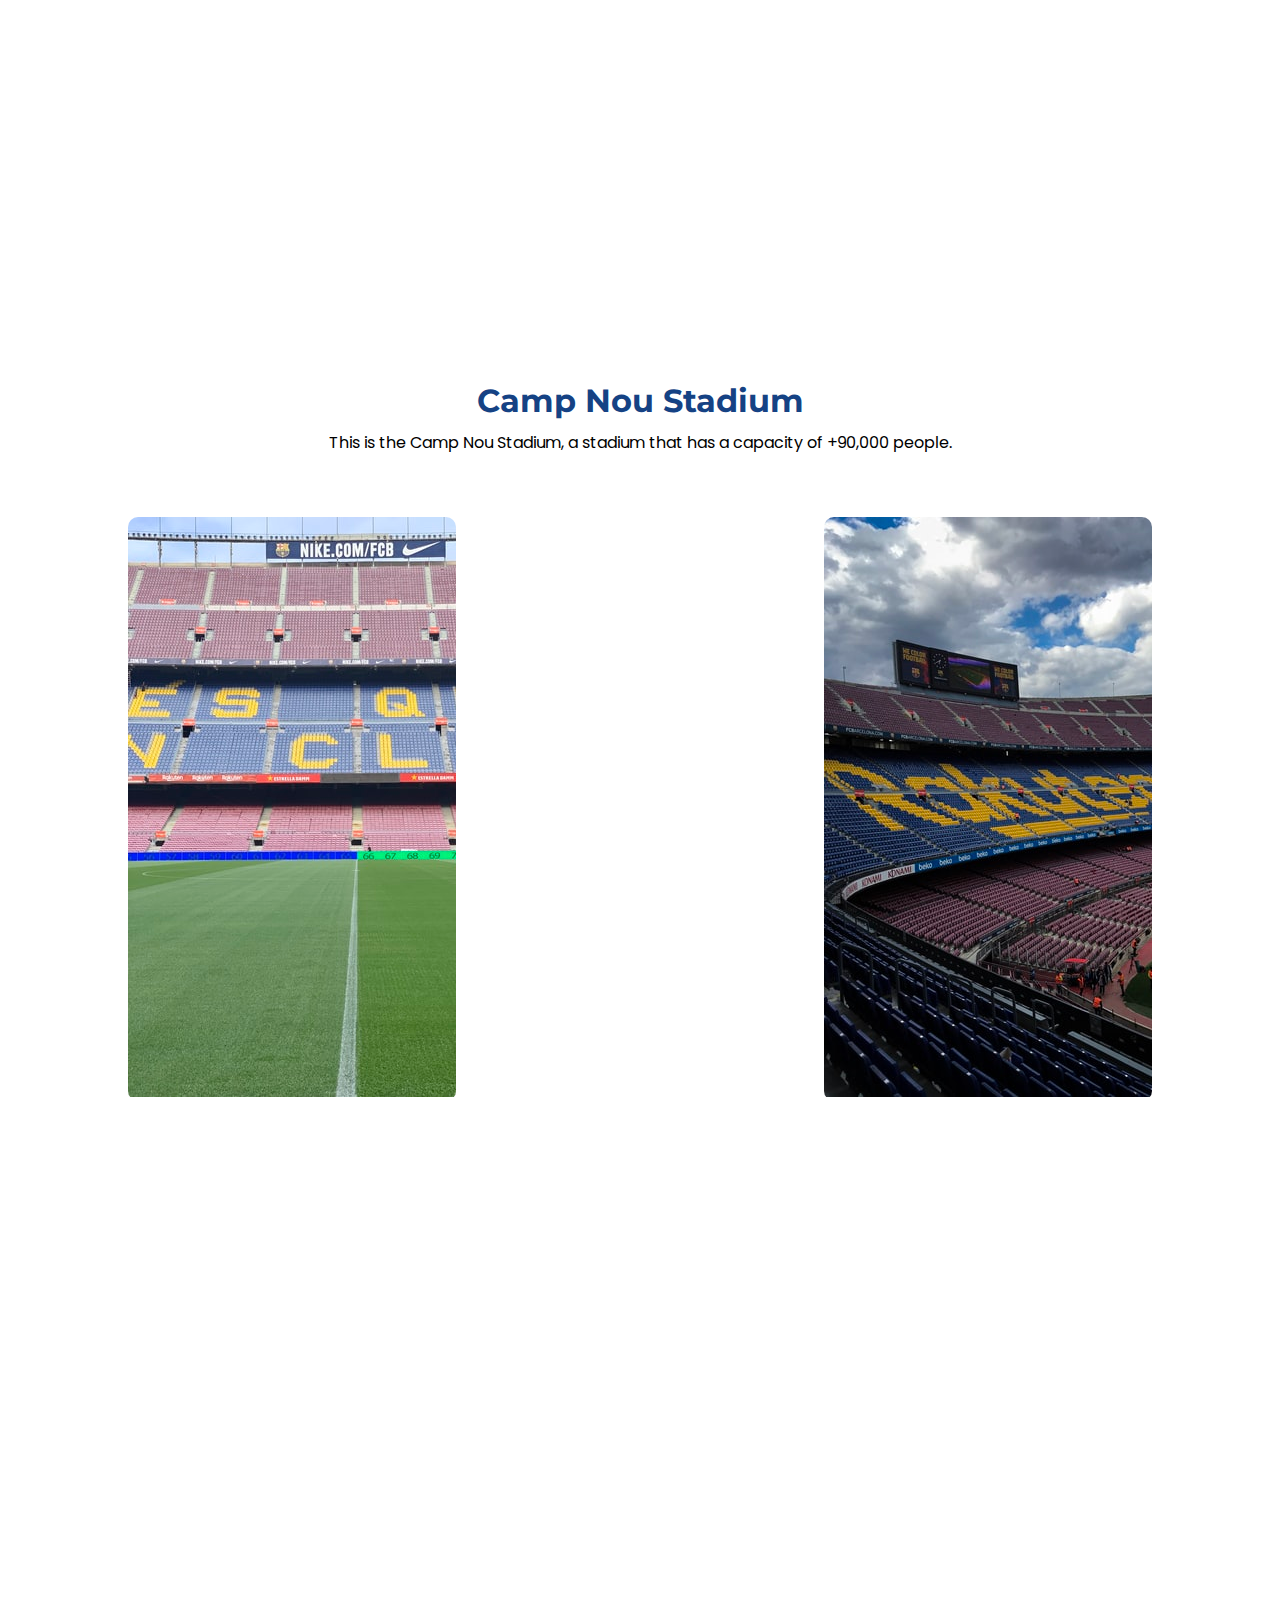
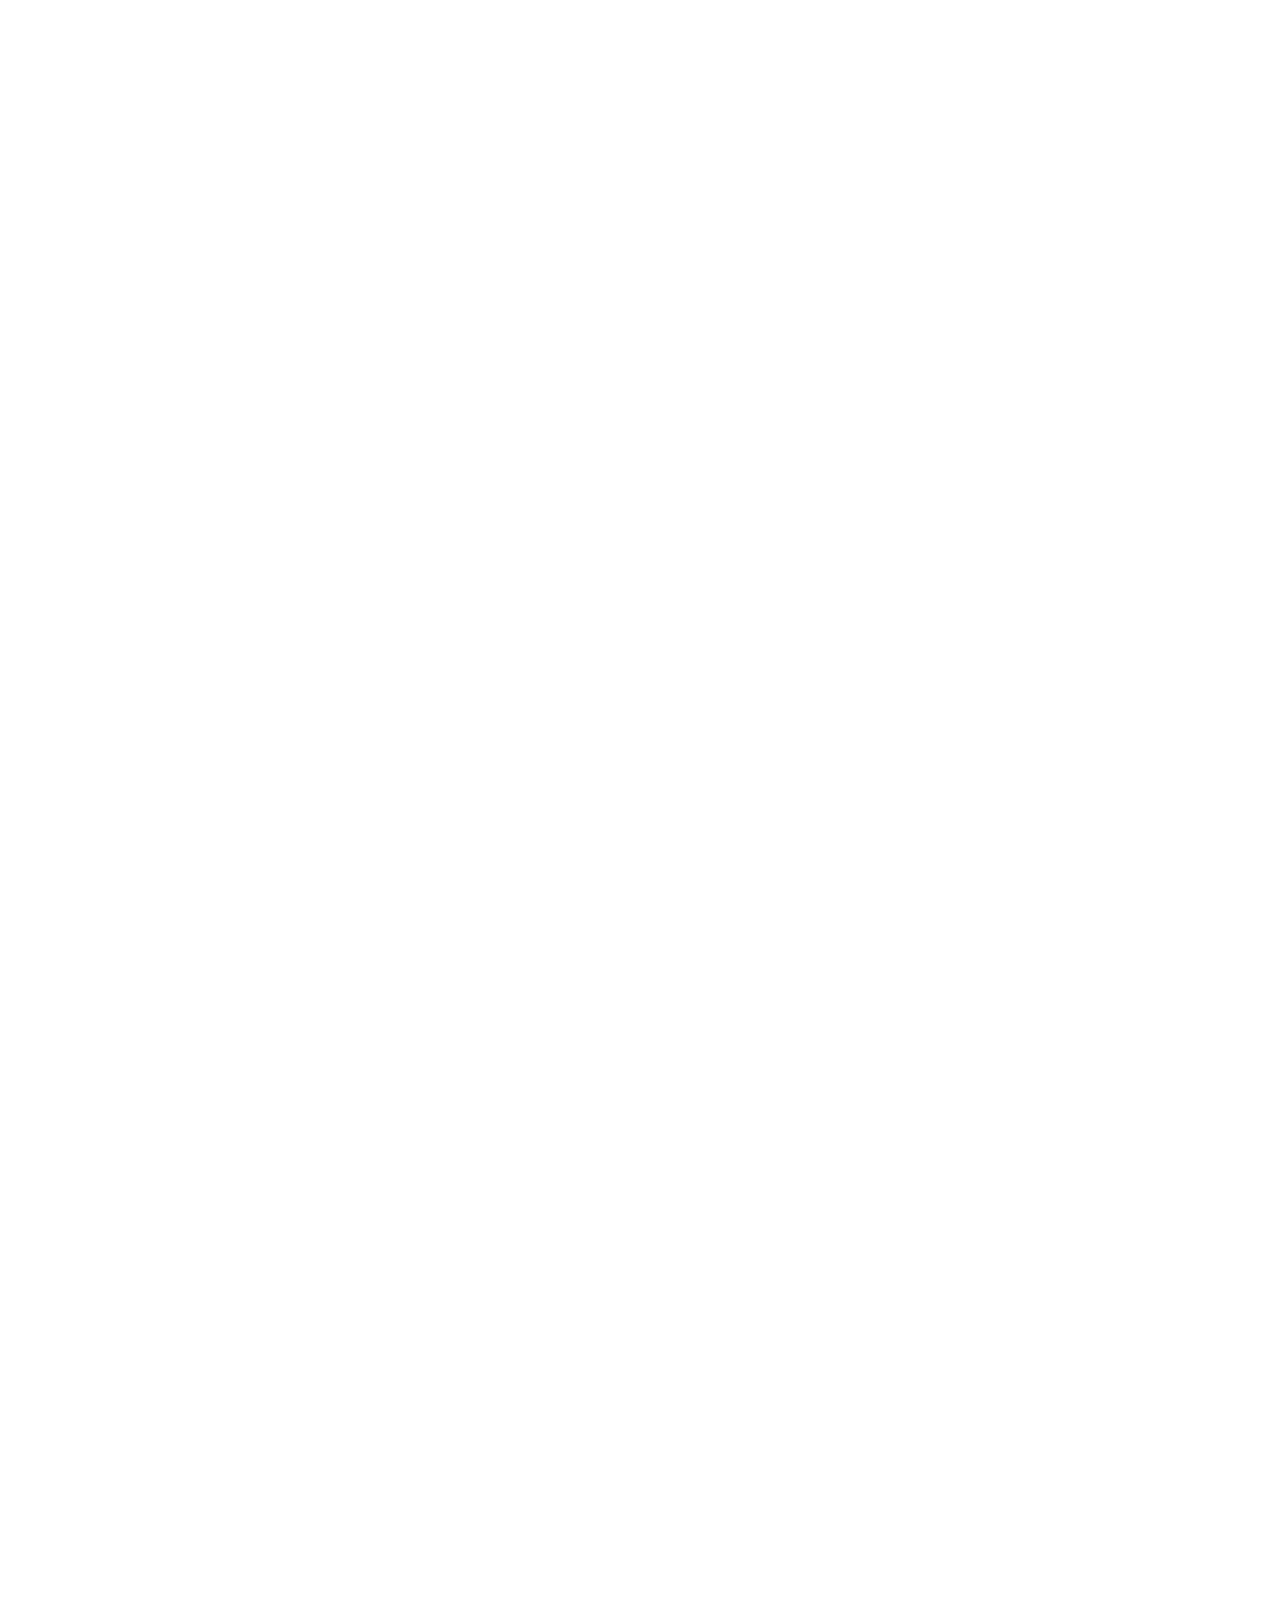
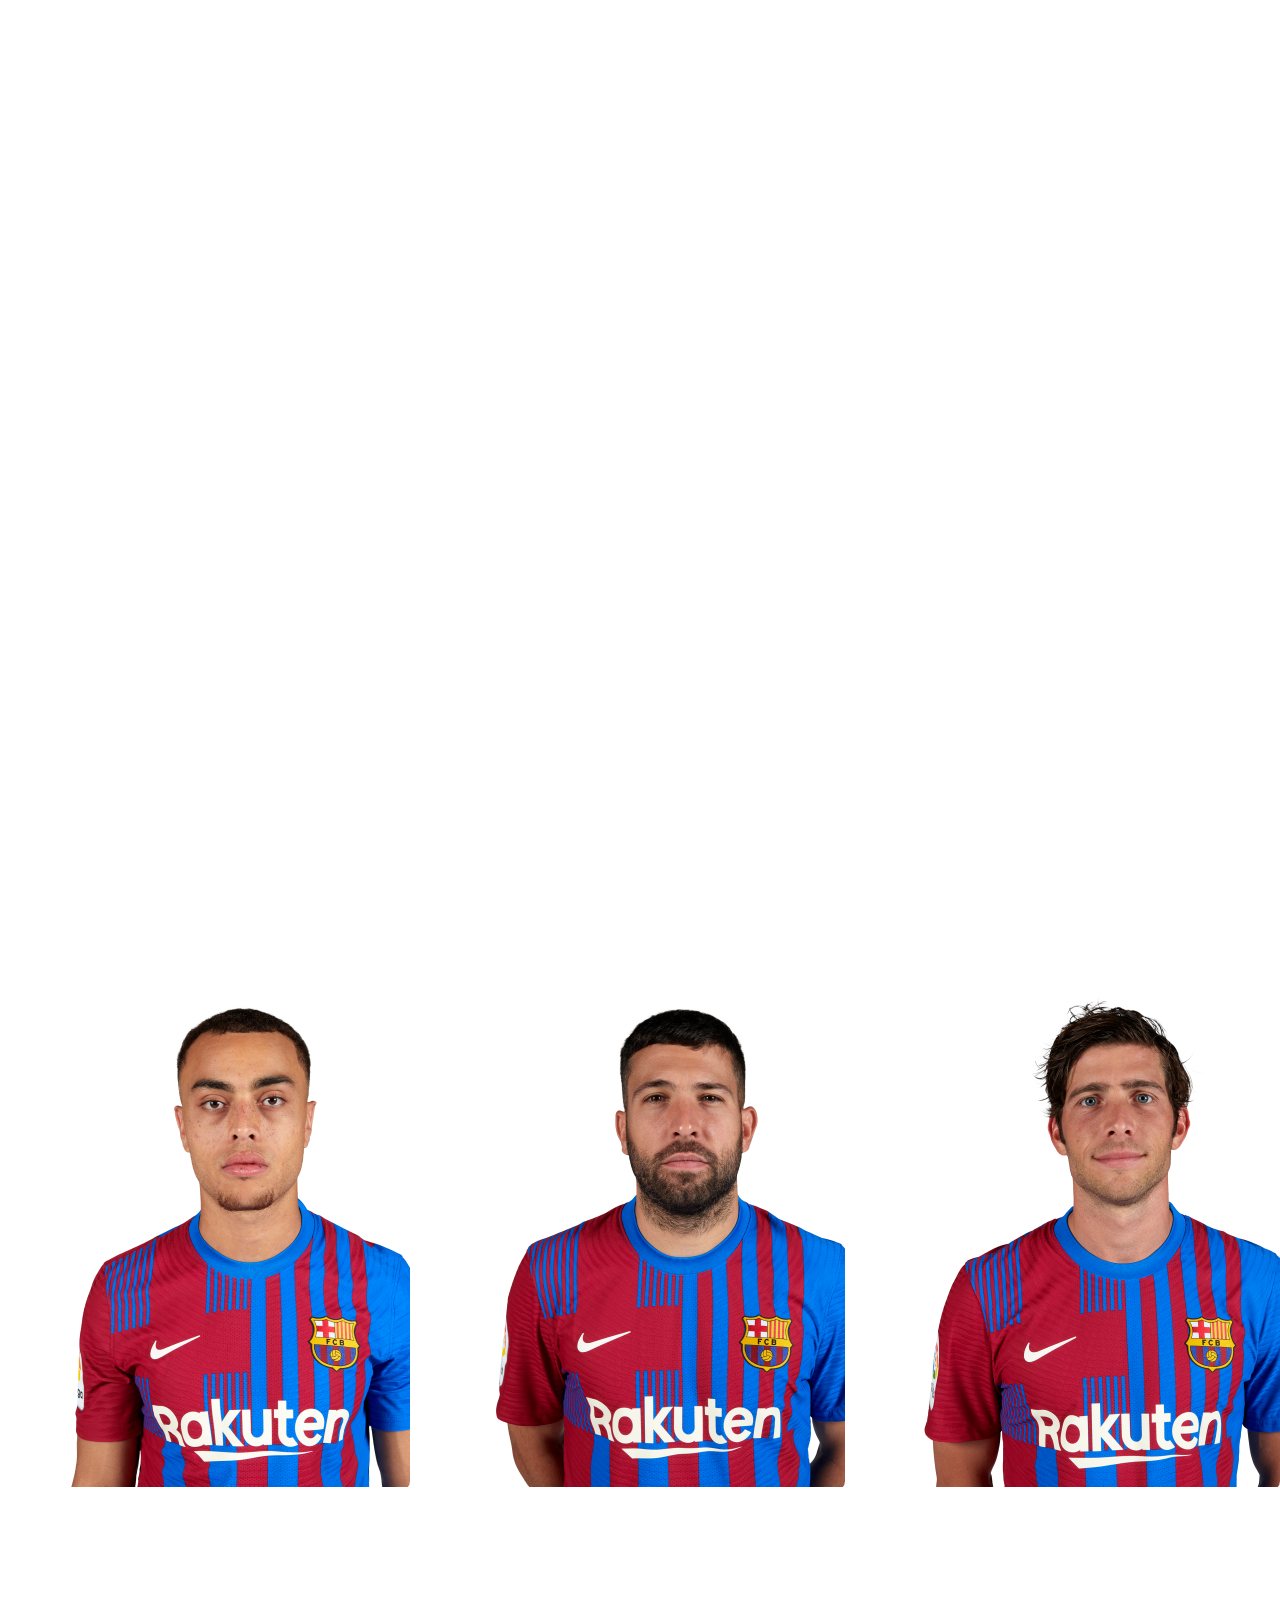
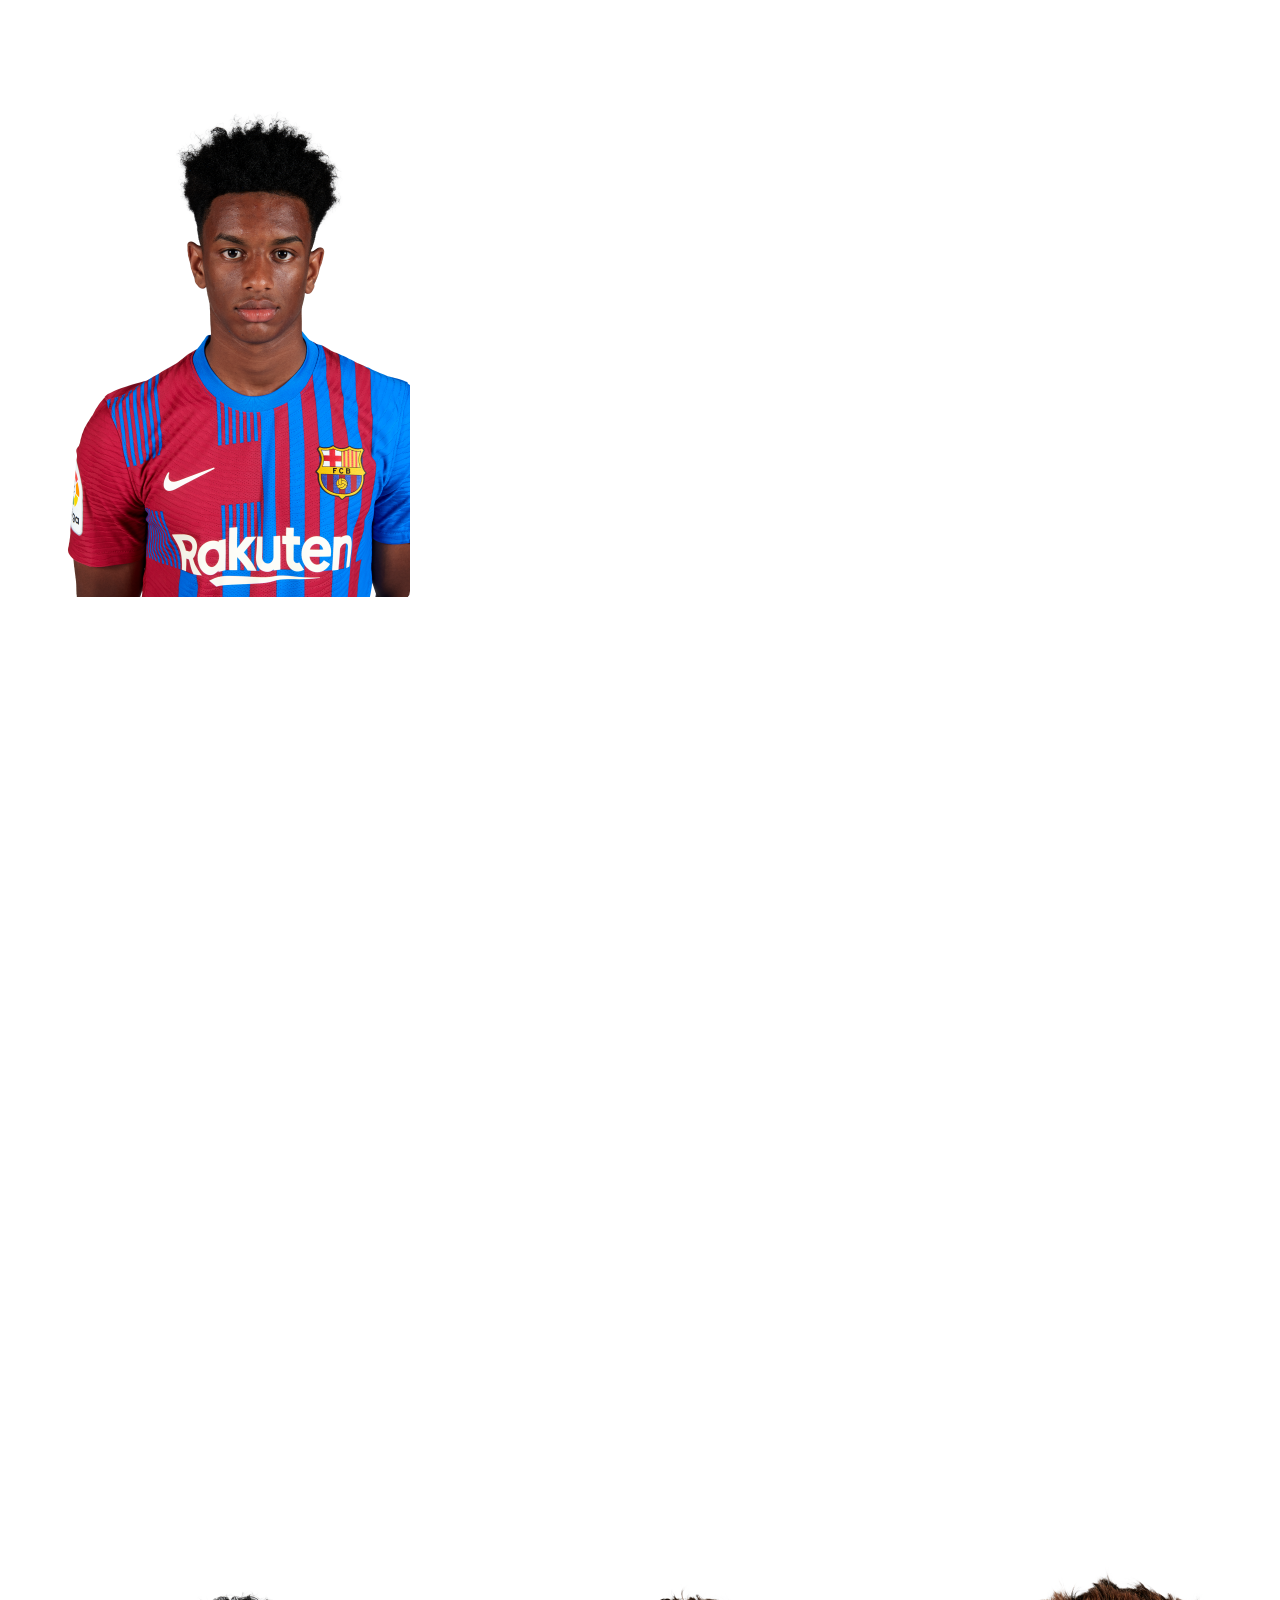
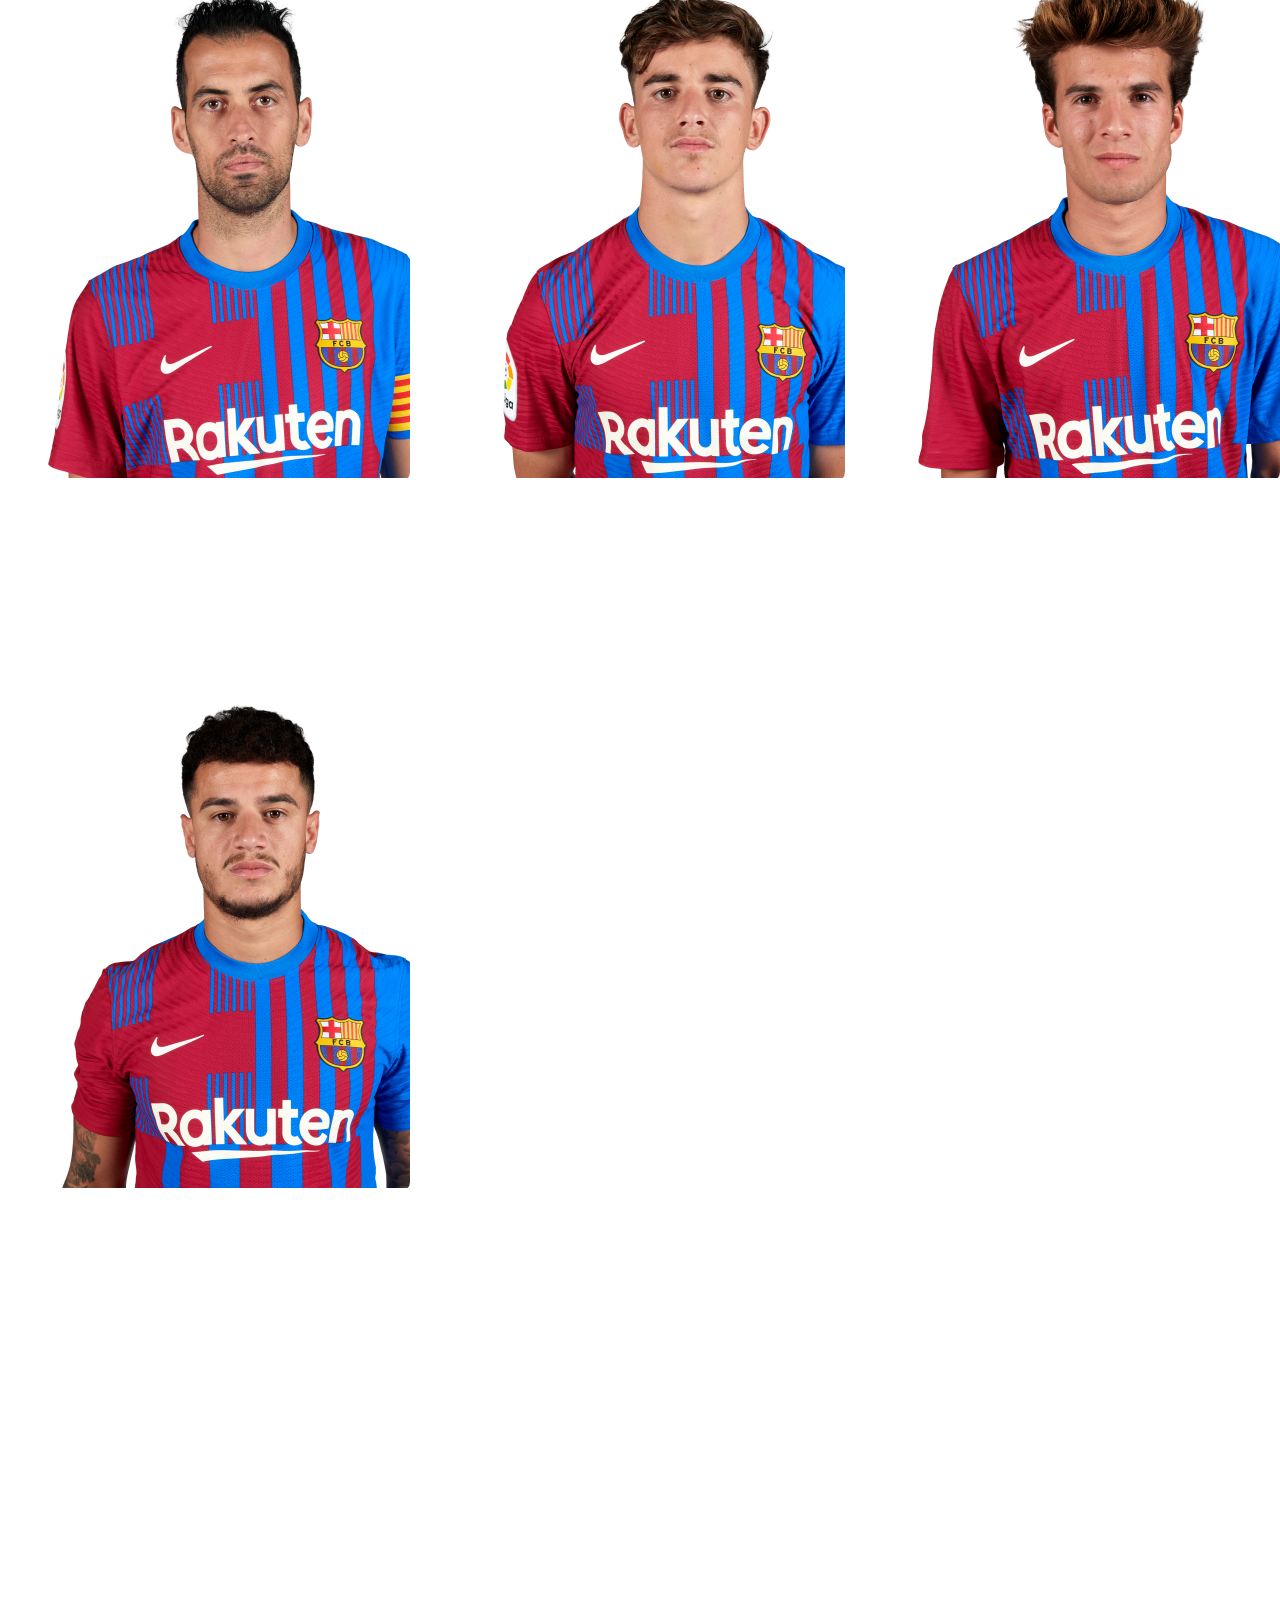
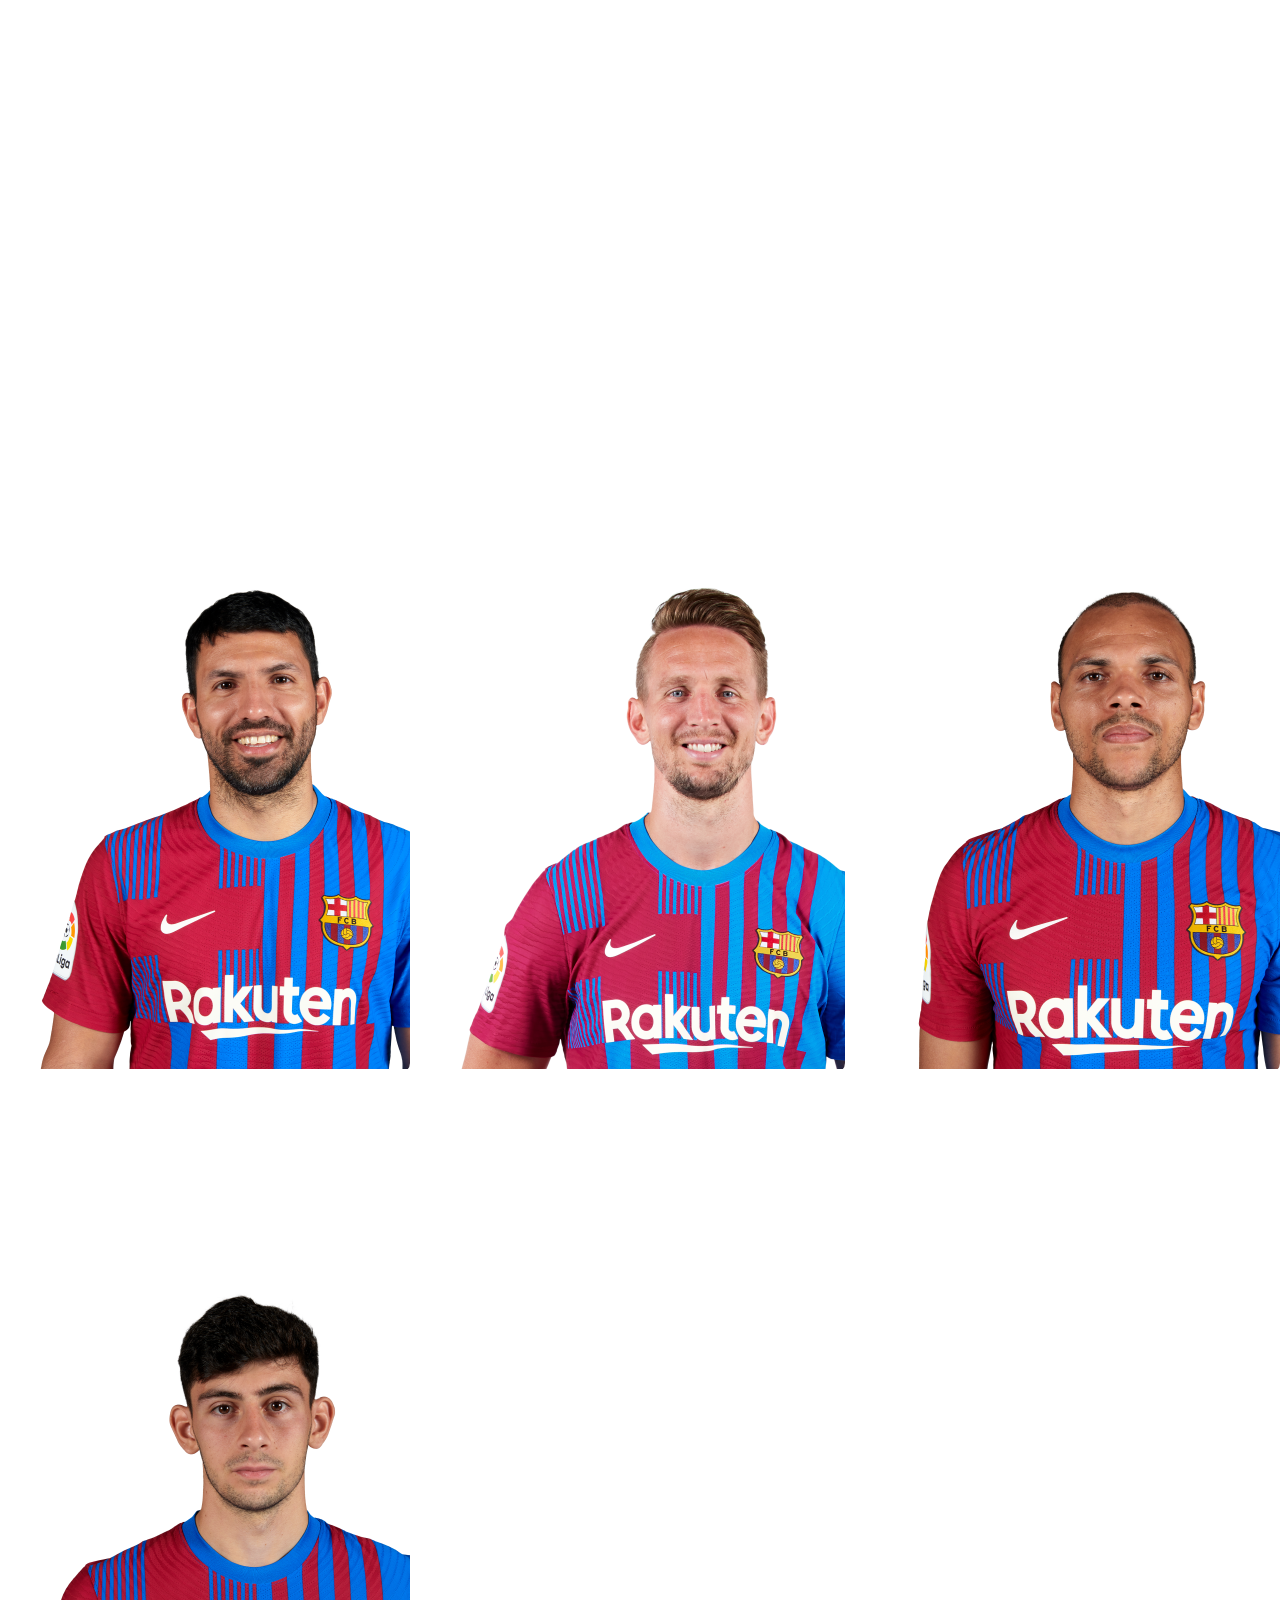
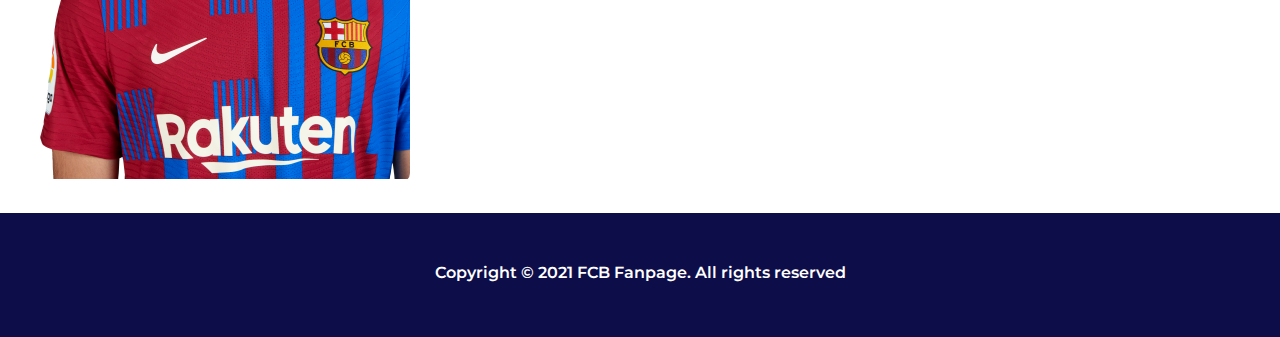
<file: home.html>
<!DOCTYPE html>
<html lang="en">
<head>
    <meta charset="UTF-8">
    <meta http-equiv="X-UA-Compatible" content="IE=edge">
    <meta name="viewport" content="width=device-width, initial-scale=1.0">
    <title>FCB Fanpage</title>
    <link rel="stylesheet" href="style.css">
   
    
</head>
<body>
    <section class="header">
        <nav>
            <a href="index.html"><img src="logos.png"></a>
            <h2>FCB <br> Fanpage</h2>
            <input id="menu" type="checkbox" onclick="showMenu()">
            <label for="menu"></label>
            
            <div class="x" onclick="hideMenu()"></div>




            <div class="nav-links" id="navLinks">
                <ul>
                    <li><a href="">HOME</a></li>
                    <li><a href="trophies.html">TROPHIES</a></li>
                    <li><a href="stadium.html">STADIUM</a></li>
                    <li><a href="history.html">HISTORY</a></li>
                    <li><a href="players.html">PLAYERS</a></li>
                </ul>
            </div>
        </nav>

<div class="text-box">
    <h1>The Biggest Club in The World</h1>
    <p>Welcome to the fan page of the biggest club in the world,<br> FC Barcelona. <br>#culers</p>
    <a href="#scroll" class="hero-btn">Read More</a>
</div>

    </section>

    <!----History---->
<section id="scroll">
<section class="history">
    <h1>The History of FC Barcelona</h1>
    <img src="gamper.jpg"> <h3>Joan Gamper Founded the Football Club Barcelona</h3>
    <div class="paragraph"><p>Hans Gamper (Winterthur, Switzerland, 1877 – Barcelona, 1930) <br> arrived in Barcelona in 1898 for professional reasons.
        During his free time,<br> he played football with a group of friends in Bonanova.
       <br> In October 1899, Gamper placed an advert in Los Deportes magazine <br> to find players interested in forming a football team.
      <br> On 29 November, Gamper and eleven other men <br>came together at the Solé Gymnasium to form <br> an association that would bear the <br> city’s name and coat of arms: Futbol Club Barcelona.
     </p>
     </div>

     <div class="row reveal">
         <div class="history-col">
             <h3>The Best Years In Our History </h3>
             <p>From the season 2008/09-2010/11 under Josep Guardiola, Blaugrana managed to win 2 Champions League trophies, and a sextuple.
                And in 2015 Barcelona won the treble under Luis Enrique, the 5th Champions League trophies for the Blaugrana.
            </p>
         </div>
         <div class="history-col">
             <h3>1st Champions League Trophy</h3>
             <p>In 1992 Barca won their first Champions League trophy at Wembley, thanks to a single goal from Ronald Koeman.    
             </p>
         </div>
         <div class="history-col">
            <h3>Ballon d'Or</h3>
            <p>The greatest international recognition of this came when the FIFA Ballon d'Or nominations in 2010 shortlisted Xavi, Iniesta and Messi for the honour, all three of whom had grown up at La Masia, the residence where young sportspeople of all ages are trained and educated.
            </p>
        </div>
     </div>
</section>
</section>

<!--stadium-->

<section class="stadium">
    <h1>Camp Nou Stadium</h1>
    <p>This is the Camp Nou Stadium, a stadium that has a capacity of +90,000 people.</p>

    <div class="row">
        <div class="stadium-col">
            <img src="stadium5.jpg">
            <div class="layer">
                <h3>Camp Nou</h3>
            </div>
        </div>
        <div class="stadium-col">
            <img src="stadium6.jpg">
            <div class="layer">
                <h3>Camp Nou</h3>   
            </div>
    </div>

</section>

<!--- Trophies -->

<section class="trophies reveal">
    <h1>Trophies</h1>
    <p>These are prestigious trophies that have been won by FC Barcelona.</p>

    <div class="row">
        <div class="trophies-col">
            <img src="laliga-removebg-preview.png">
            <h3>26x Spanish League Winners</h3>
            <p>Barca have won 26 times the Spanish League. 1929, 1945, 1948, 1949, 1952, 1953, 1959, 1960, 1974, 
                1985, 1991, 1992, 1993, 1994, 1998, 1999, 2005, 2006, 2009, 2010, 2011, 2013, 2015, 2016, 2018, 2019</p>
        </div>
        <div class="trophies-col">
            <img src="UCL-removebg-preview.png">
            <h3>5x Champions League Winners</h3>
            <p>Barca have won 5 times the UCL. 1991-92, 2005-06, 2008-09, 2010-11, 2014-15</p>
        </div>
        <div class="trophies-col">
            <img src="CDR-removebg-preview.png">
            <h3>31x Copa del Rey Winners</h3>
            <p>Barca have won 31 times the Copa del Rey. 1910, 1912, 1913, 1920, 1922, 1925, 1926, 1927, 1928, 1942, 1951, 1953, 1957, 1959, 1963, 1968, 1971, 1978
                1981, 1983, 1988, 1990, 1997, 1998, 2009, 2012, 2015, 2016, 2017, 2018, 2021.
            </p>
        </div>
    </div>


</section>

<!--- Trophies 2 -->
<section class="trophies reveal">
    <div class="row">
        <div class="trophies-col">
            <img src="europeansupercup-removebg-preview.png">
            <h3>5x European Super Cup Winners</h3>
            <p>Barca have won 5 times the European Super Cup. 1992-93, 1997-98, 2009-10, 2011-12, 2015-16.</p>
        </div>
        <div class="trophies-col">
            <img src="wc-removebg-preview.png">
            <h3>3x Fifa Club World Cup Winners</h3>
            <p>Barca have won 3 times the Fifa Club World Cup. 2009-10, 2011-12, 2015-16.</p>
        </div>
        <div class="trophies-col">
            <img src="eurocup-removebg-preview (1).png">
            <h3>4x European Cup Winners' Cup</h3>
            <p>Barca have won 4 times the European Cup Winners' Cup. 1978-79, 1981-82, 1988-89, 1996-97.</p>
        </div>
    </div>

</section>



<!--- Players -->

<section class="players reveal">
    
    <h2>FC Barcelona Players</h2>
    <p>These are 24 Players of Fc Barcelona.</p>
    <h1>Goalkeepers</h1>

    <div class="row">
        <div class="players-col">
            <img src="stegen.png">
            <div class="layer">
                <h3>Ter Stegen | 1</h3>
            </div>
        </div>
        <div class="players-col">
            <img src="Neto.png">
            <div class="layer">
                <h3>Neto | 13</h3>
            </div>
        </div>
        <div class="players-col">
            <img src="pena.png">
            <div class="layer">
                <h3>Iñaki Peña | 26</h3>
            </div>
        </div>
    </div>
</section>

<!--Players Defenders-->

<section class="players reveal">
    <h1>Defenders</h1>

    <div class="row">
        <div class="players-col">
            <img src="pike.png">
            <div class="layer">
                <h3>Gerrard Piqué | 3</h3>
            </div>
        </div>
        <div class="players-col">
            <img src="araujo.png">
            <div class="layer">
                <h3>Ronald Araujo | 4</h3>
            </div>
        </div>
        <div class="players-col">
            <img src="longle.png">
            <div class="layer">
                <h3>Clement Lenglet | 15</h3>
            </div>
        </div>
    </div>
</section>

<section class="players">
    <div class="row">
        <div class="players-col">
            <img src="dest.png">
            <div class="layer">
                <h3>Dest | 2</h3>
            </div>
        </div>
        <div class="players-col">
            <img src="alba.png">
            <div class="layer">
                <h3>Jordi Alba | 18</h3>
            </div>
        </div>
        <div class="players-col">
            <img src="sergi.png">
            <div class="layer">
                <h3>Sergi Roberto | 20</h3>
            </div>
        </div>
    </div>
</section>

<section class="players">
    <div class="row">
        <div class="players-col">
            <img src="balde.png">
            <div class="layer">
                <h3>Alejandro Balde | 31</h3>
            </div>
        </div>
    </div>
</section>

<section class="players reveal">
    <h1>Midfielders</h1>

    <div class="row">
        <div class="players-col">
            <img src="dejong.png">
            <div class="layer">
                <h3>Frenkie de Jong | 21</h3>
            </div>
        </div>
        <div class="players-col">
            <img src="pedri.png">
            <div class="layer">
                <h3>Pedri | 16</h3>
            </div>
        </div>
        <div class="players-col">
            <img src="nico.png">
            <div class="layer">
                <h3>Nico | 28</h3>
            </div>
        </div>
    </div>
</section>

<section class="players">
   
    <div class="row">
        <div class="players-col">
            <img src="busket.png">
            <div class="layer">
                <h3>Sergio Busquets | 5</h3>
            </div>
        </div>
        <div class="players-col">
            <img src="gavi.png">
            <div class="layer">
                <h3>Gavi | 30</h3>
            </div>
        </div>
        <div class="players-col">
            <img src="puig.png">
            <div class="layer">
                <h3>Puig | 6</h3>
            </div>
        </div>
    </div>
</section>

<section class="players">
   
    <div class="row">
        <div class="players-col">
            <img src="coutinho.png">
            <div class="layer">
                <h3>Coutinho | 14</h3>
            </div>
        </div>
    </div>
</section>

<section class="players reveal">
    <h1>Forwards</h1>

    <div class="row">
        <div class="players-col">
            <img src="usman.png">
            <div class="layer">
                <h3>Ousmane Dembélé | 7</h3>
            </div>
        </div>
        <div class="players-col">
            <img src="depay.png">
            <div class="layer">
                <h3>Memphis Depay | 9</h3>
            </div>
        </div>
        <div class="players-col">
            <img src="ansu.png">
            <div class="layer">
                <h3>Ansu Fati | 10</h3>
            </div>
        </div>
    </div>
</section>

<section class="players">
   
    <div class="row">
        <div class="players-col">
            <img src="kun.png">
            <div class="layer">
                <h3>Kun Agüero | 19</h3>
            </div>
        </div>
        <div class="players-col">
            <img src="luk.png">
            <div class="layer">
                <h3>Luuk de Jong | 17</h3>
            </div>
        </div>
        <div class="players-col">
            <img src="martin.png">
            <div class="layer">
                <h3>Braithwaite | 12</h3>
            </div>
        </div>
    </div>
</section>

<section class="players">
   
    <div class="row">
        <div class="players-col">
            <img src="demir.png">
            <div class="layer">
                <h3>Demir | 11</h3>
            </div>
        </div>
    </div>
</section>          

<!--footer--->

<section class="footer">
    <h4>Copyright © 2021 FCB Fanpage. All rights reserved</h4>

</section>

<script>

    var navLinks = document.getElementById("navLinks");

    function showMenu(){
        navLinks.style.right = "0"
    }
    function hideMenu(){
        navLinks.style.right = "-200px"
    }

</script>

<script type="text/javascript">
window.addEventListener('scroll', reveal);

function reveal (){
    var reveals = document.querySelectorAll('.reveal');

    for(var i = 0; i < reveals.length; i++){

        var windowheight = window.innerHeight;
        var revealtop = reveals[i].getBoundingClientRect().top;
        var revealpoint = 150;

        if(revealtop < windowheight - revealpoint){
            reveals[i].classList.add('active');
        }
        else{
            reveals[i].classList.remove('active');
        }
    }
}
</script>




    
</body>
</html>
</file>
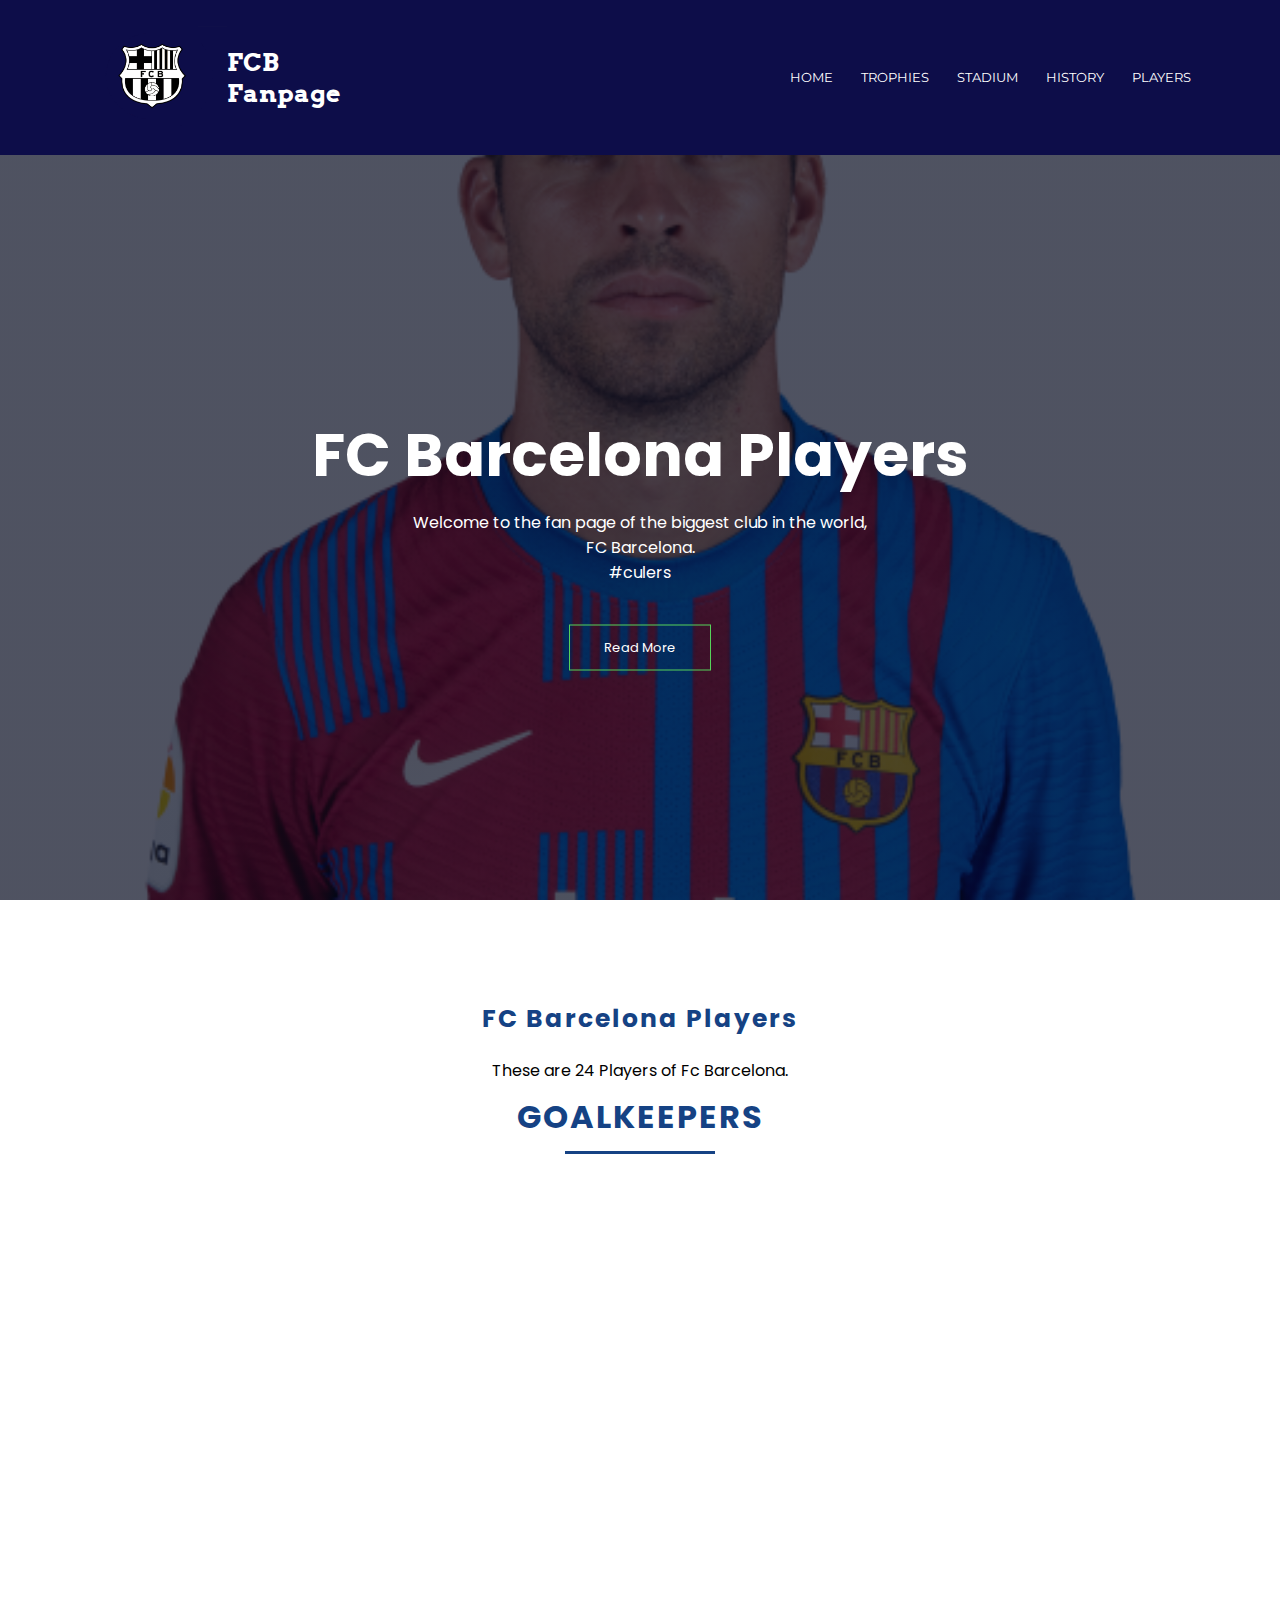
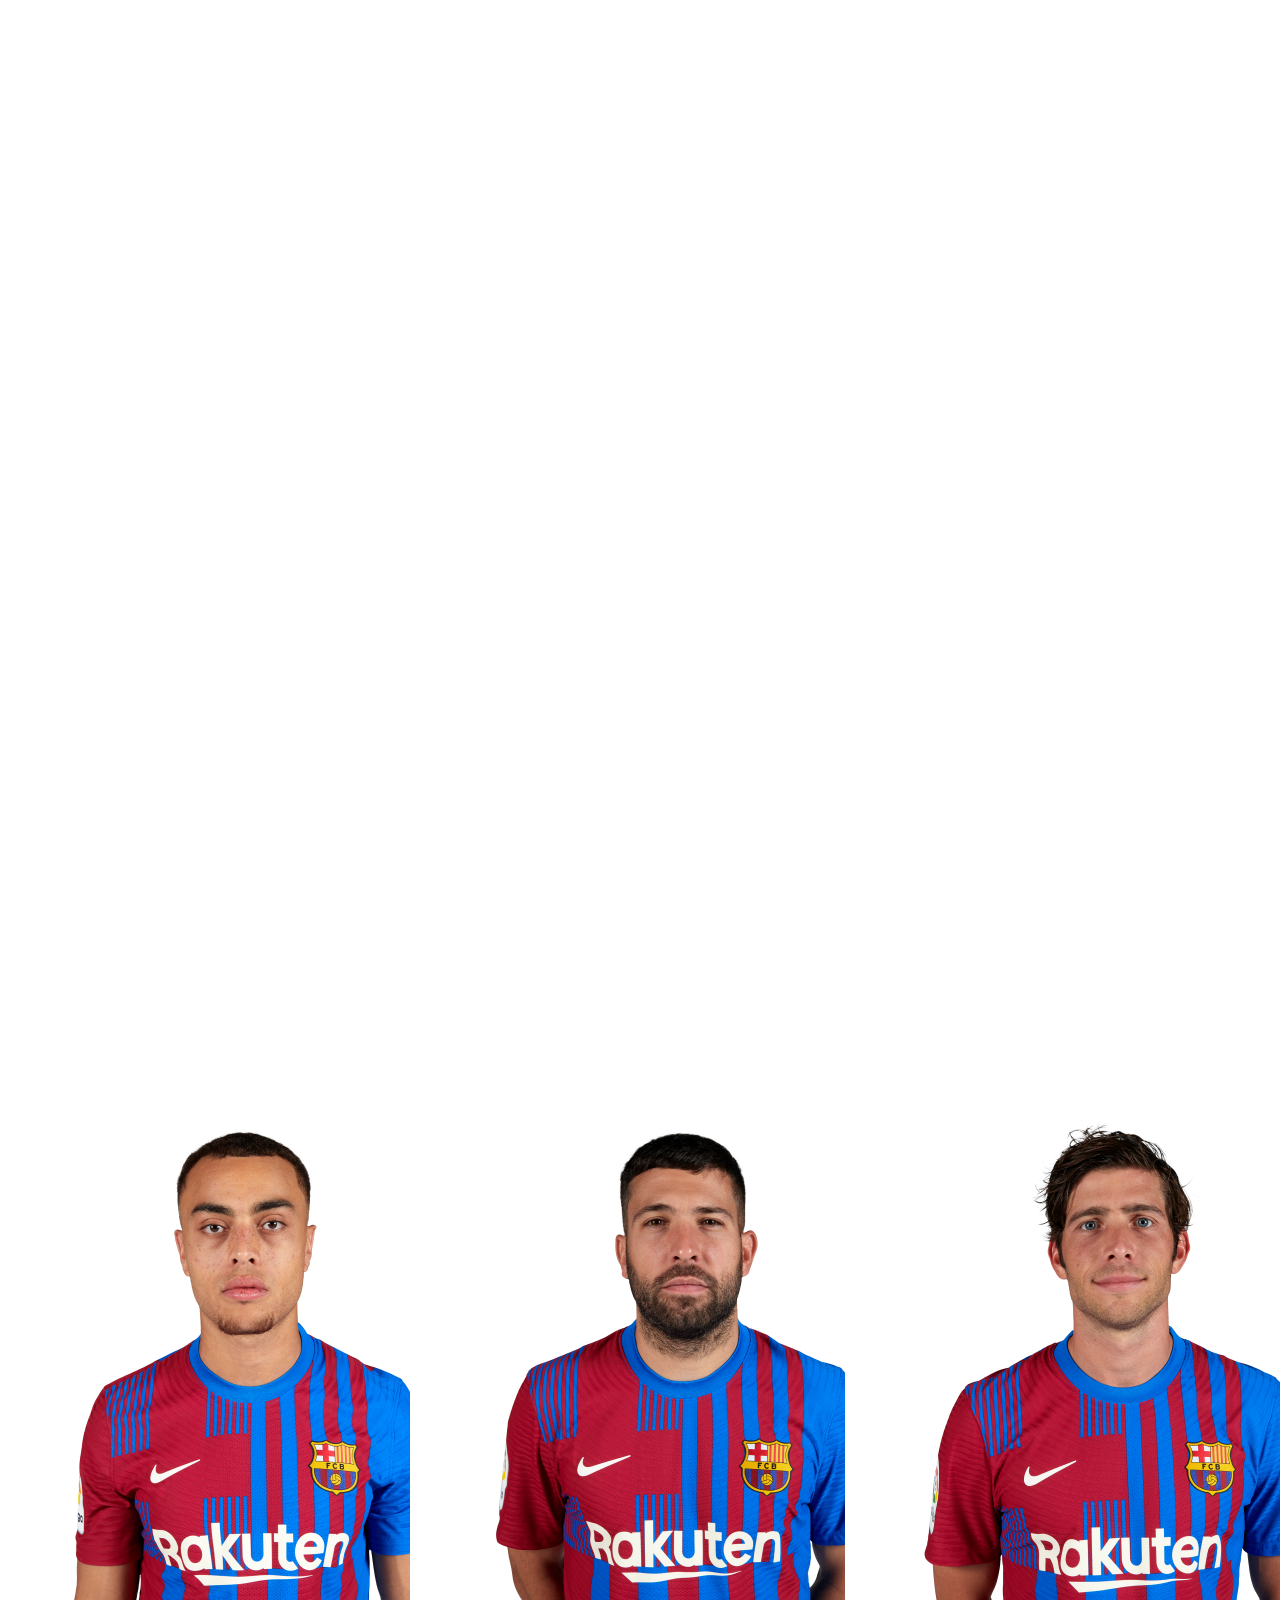
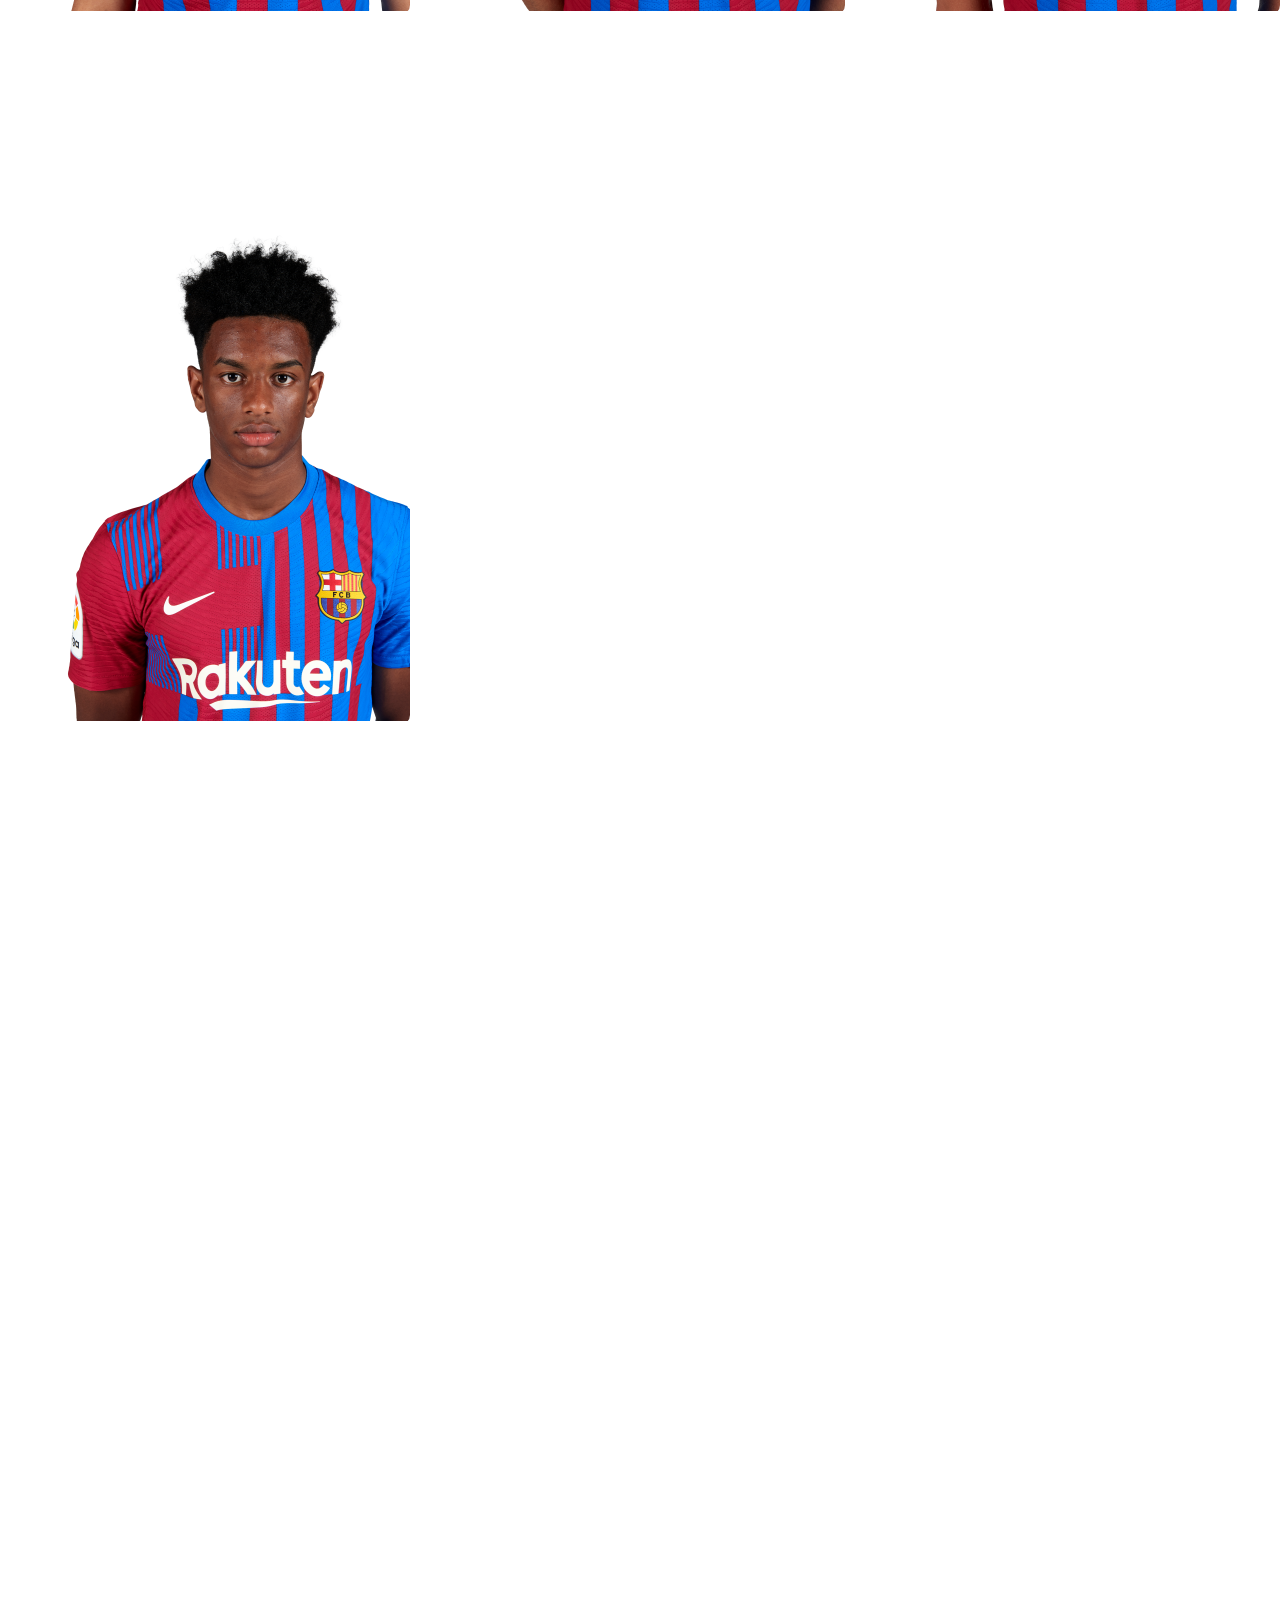
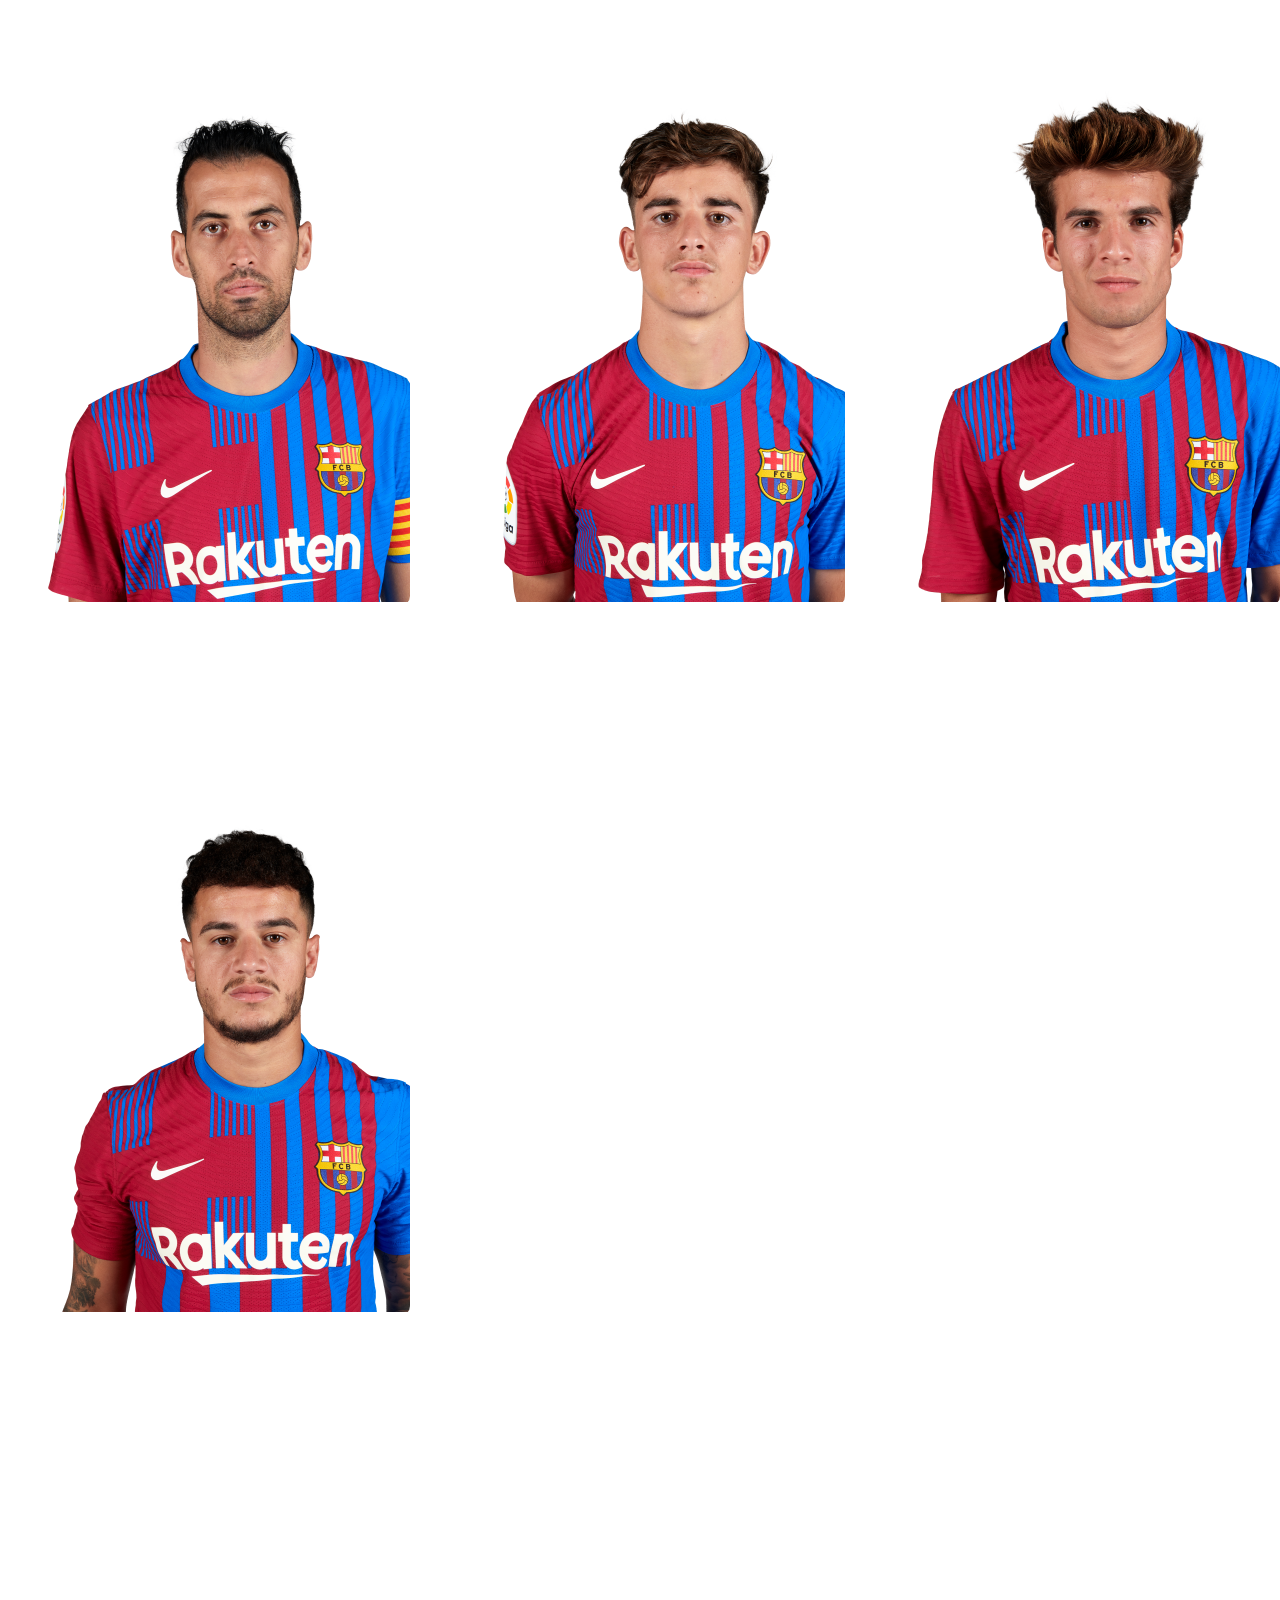
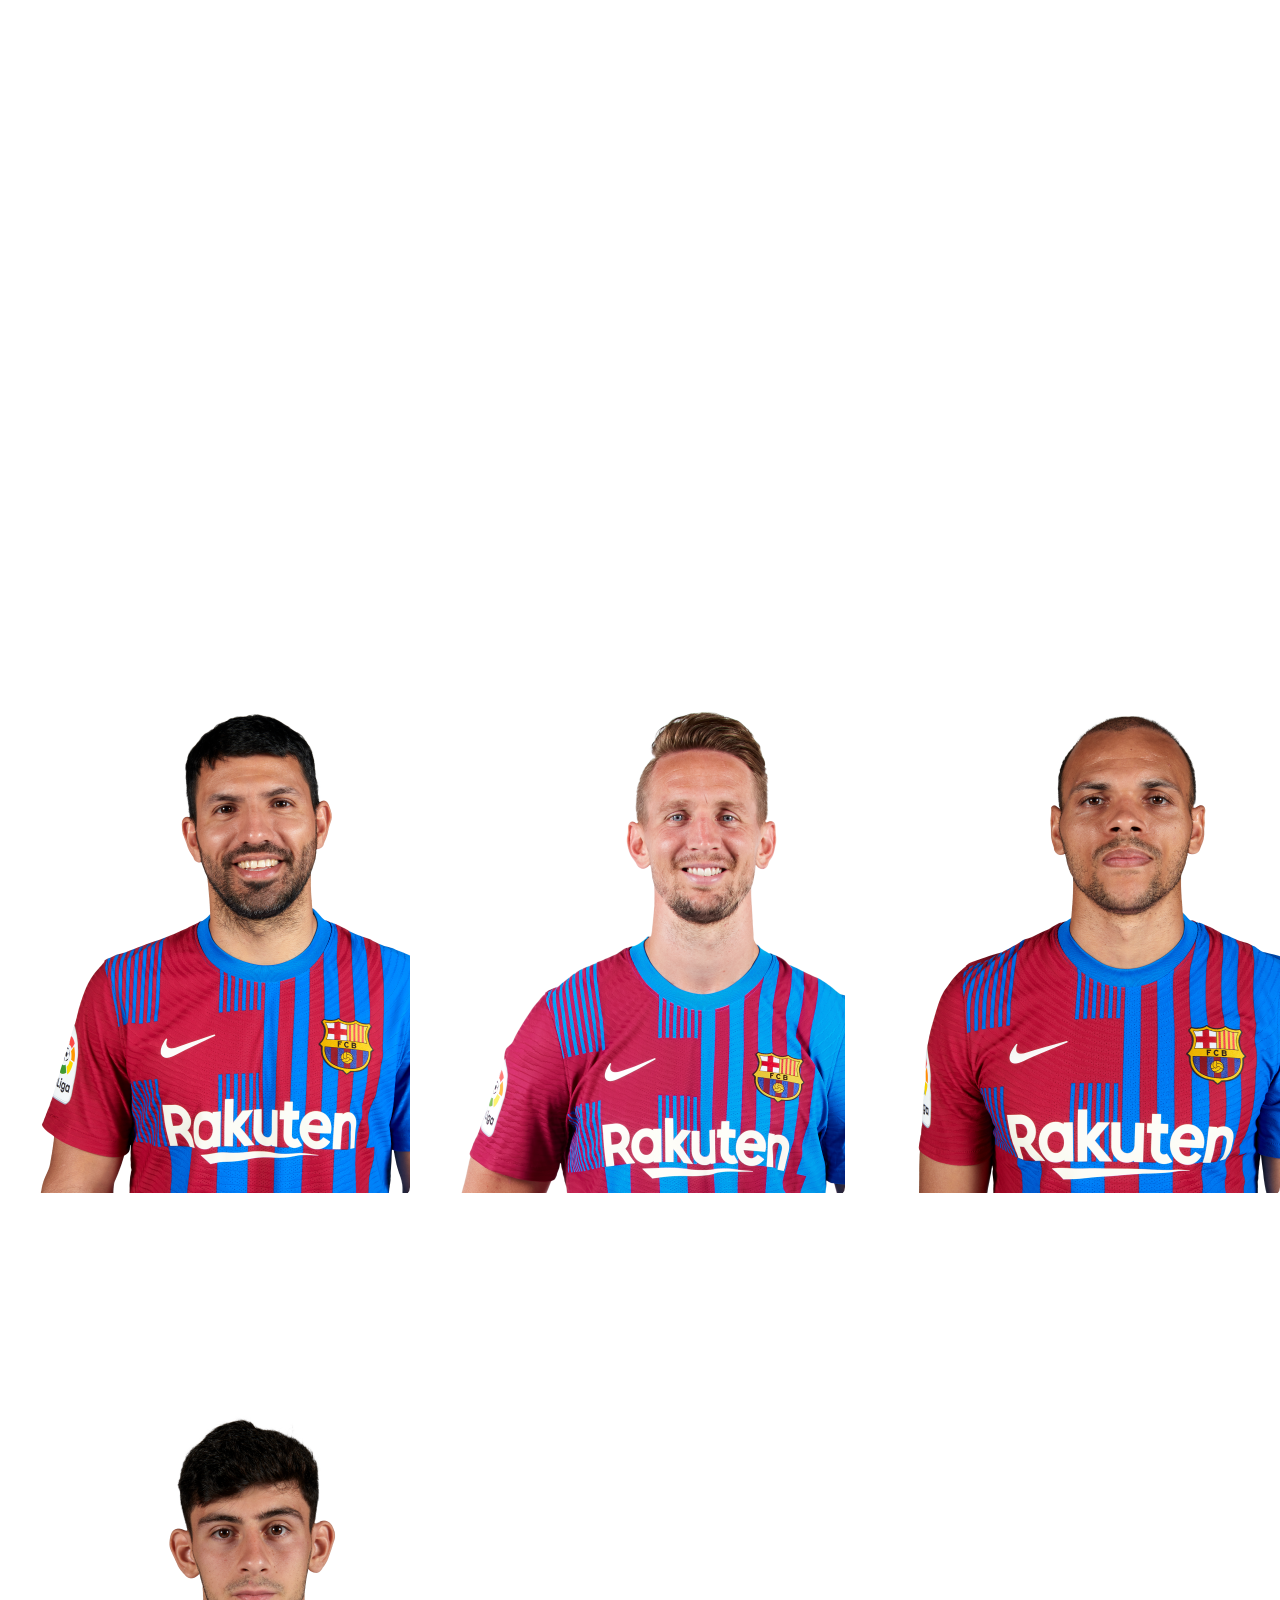
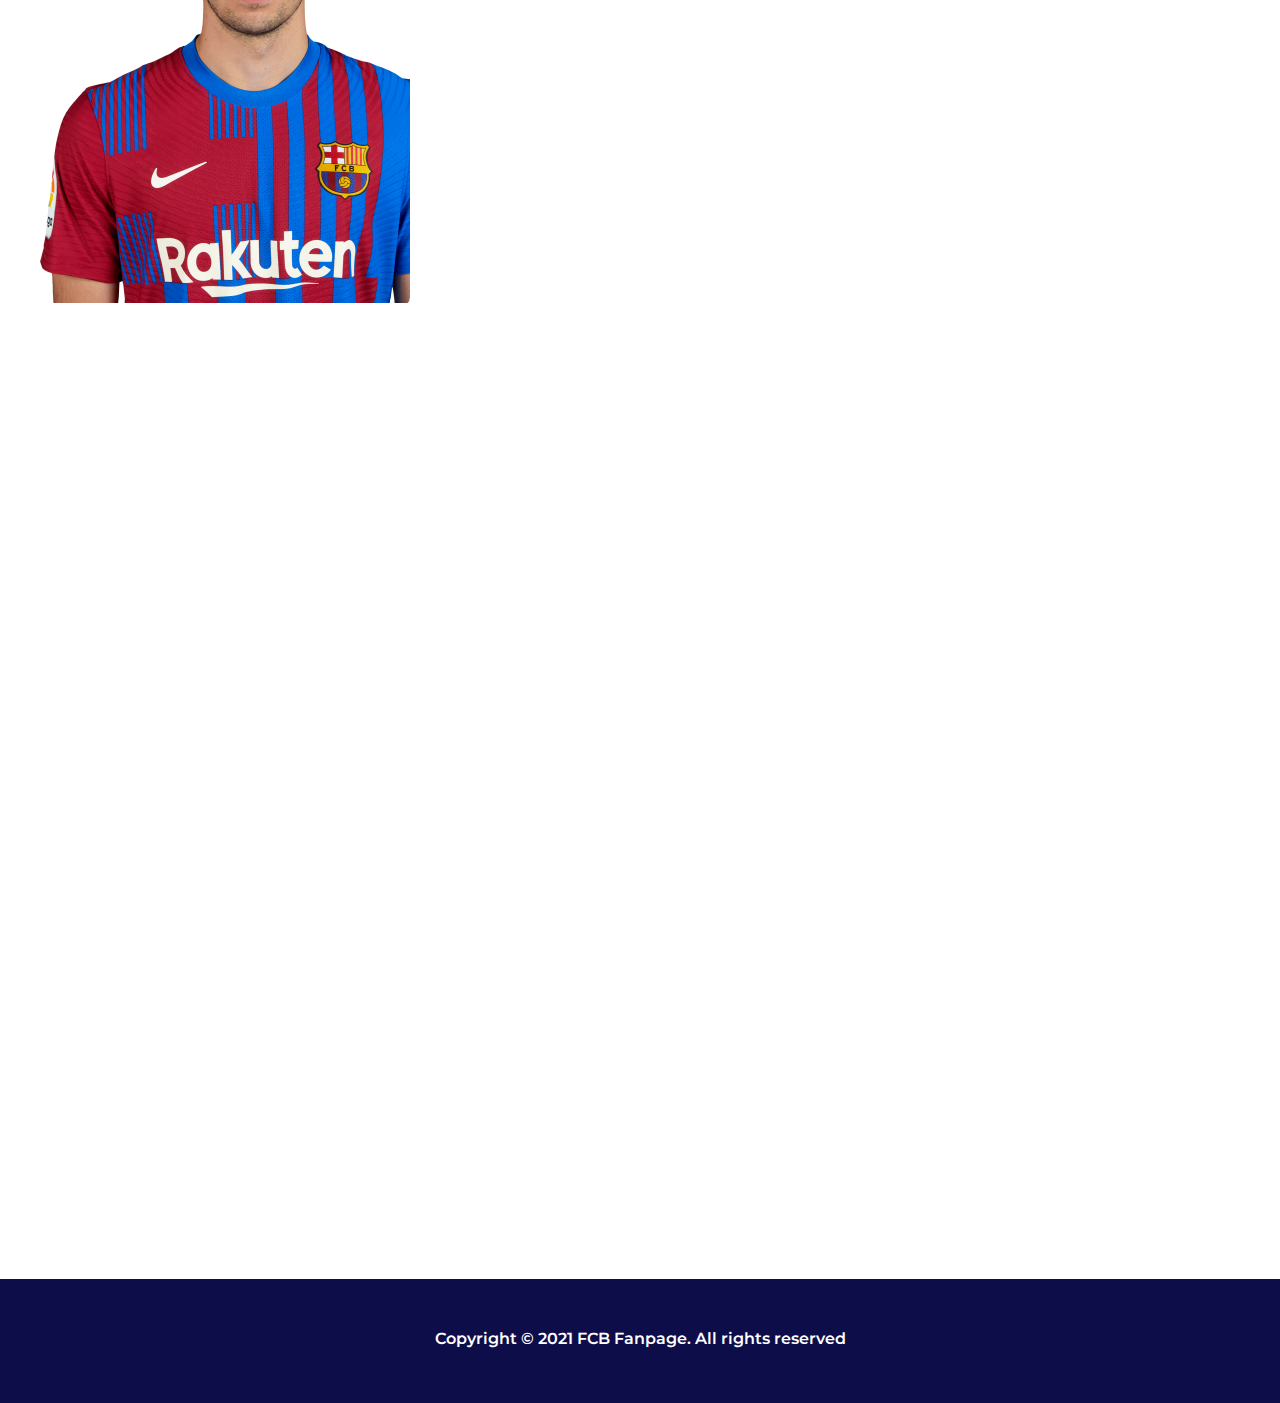
<file: players.html>
<!DOCTYPE html>
<html lang="en">
<head>
    <meta charset="UTF-8">
    <meta http-equiv="X-UA-Compatible" content="IE=edge">
    <meta name="viewport" content="width=device-width, initial-scale=1.0">
    <title>FCB Fanpage</title>
    <link rel="stylesheet" href="style.css">
    
   
   
    
</head>
<body>
    
    <section class="subbbb-header">
        <nav>
            <a href="index.html"><img src="logos.png"></a>
            <h2>FCB <br> Fanpage</h2>

            <input id="menu" type="checkbox" onclick="showMenu()">
            <label for="menu"></label>
            
            <div class="x" onclick="hideMenu()"></div>

            <div class="nav-links" id="navLinks">
                <ul>
                    <li><a href="home.html">HOME</a></li>
                    <li><a href="trophies.html">TROPHIES</a></li>
                    <li><a href="stadium.html">STADIUM</a></li>
                    <li><a href="history.html">HISTORY</a></li>
                    <li><a href="">PLAYERS</a></li>
                </ul>
            </div>
        </nav>

<div class="text-box">
    <h1>FC Barcelona Players</h1>
    <p>Welcome to the fan page of the biggest club in the world,<br> FC Barcelona. <br>#culers</p>
    <a href="#scroll" class="hero-btn">Read More</a>
</div>

    </section>

    <!----History---->

<!--stadium-->



<!--- Trophies -->




<!--- Players -->



<section id="scroll">
<section class="players">
    <h2>FC Barcelona Players</h2>
    <p>These are 24 Players of Fc Barcelona.</p>
    <h1>GOALKEEPERS</h1>

    <div class="row reveal">
        <div class="players-col">
            <img src="stegen.png">
            <div class="layer">
                <h3>Ter Stegen | 1</h3>
            </div>
        </div>
        <div class="players-col">
            <img src="Neto.png">
            <div class="layer">
                <h3>Neto | 13</h3>
            </div>
        </div>
        <div class="players-col">
            <img src="pena.png">
            <div class="layer">
                <h3>Iñaki Peña | 26</h3>
            </div>
        </div>
    </div>
</section>
</section>

<!--Players Defenders-->

<section class="players reveal">
    <h1>DEFENDERS</h1>

    <div class="row">
        <div class="players-col">
            <img src="pike.png">
            <div class="layer">
                <h3>Gerrard Piqué | 3</h3>
            </div>
        </div>
        <div class="players-col">
            <img src="araujo.png">
            <div class="layer">
                <h3>Ronald Araujo | 4</h3>
            </div>
        </div>
        <div class="players-col">
            <img src="longle.png">
            <div class="layer">
                <h3>Clement Lenglet | 15</h3>
            </div>
        </div>
    </div>
</section>

<section class="players">
    <div class="row">
        <div class="players-col">
            <img src="dest.png">
            <div class="layer">
                <h3>Dest | 2</h3>
            </div>
        </div>
        <div class="players-col">
            <img src="alba.png">
            <div class="layer">
                <h3>Jordi Alba | 18</h3>
            </div>
        </div>
        <div class="players-col">
            <img src="sergi.png">
            <div class="layer">
                <h3>Sergi Roberto | 20</h3>
            </div>
        </div>
    </div>
</section>

<section class="players">
    <div class="row">
        <div class="players-col">
            <img src="balde.png">
            <div class="layer">
                <h3>Alejandro Balde | 31</h3>
            </div>
        </div>
    </div>
</section>

<section class="players reveal">
    <h1>MIDFIELDERS</h1>

    <div class="row">
        <div class="players-col">
            <img src="dejong.png">
            <div class="layer">
                <h3>Frenkie de Jong | 21</h3>
            </div>
        </div>
        <div class="players-col">
            <img src="pedri.png">
            <div class="layer">
                <h3>Pedri | 16</h3>
            </div>
        </div>
        <div class="players-col">
            <img src="nico.png">
            <div class="layer">
                <h3>Nico | 28</h3>
            </div>
        </div>
    </div>
</section>

<section class="players">
   
    <div class="row">
        <div class="players-col">
            <img src="busket.png">
            <div class="layer">
                <h3>Sergio Busquets | 5</h3>
            </div>
        </div>
        <div class="players-col">
            <img src="gavi.png">
            <div class="layer">
                <h3>Gavi | 30</h3>
            </div>
        </div>
        <div class="players-col">
            <img src="puig.png">
            <div class="layer">
                <h3>Puig | 6</h3>
            </div>
        </div>
    </div>
</section>

<section class="players">
   
    <div class="row">
        <div class="players-col">
            <img src="coutinho.png">
            <div class="layer">
                <h3>Coutinho | 14</h3>
            </div>
        </div>
    </div>
</section>

<section class="players reveal">
    <h1>FORWARDS</h1>

    <div class="row">
        <div class="players-col">
            <img src="usman.png">
            <div class="layer">
                <h3>Ousmane Dembélé | 7</h3>
            </div>
        </div>
        <div class="players-col">
            <img src="depay.png">
            <div class="layer">
                <h3>Memphis Depay | 9</h3>
            </div>
        </div>
        <div class="players-col">
            <img src="ansu.png">
            <div class="layer">
                <h3>Ansu Fati | 10</h3>
            </div>
        </div>
    </div>
</section>

<section class="players">
   
    <div class="row">
        <div class="players-col">
            <img src="kun.png">
            <div class="layer">
                <h3>Kun Agüero | 19</h3>
            </div>
        </div>
        <div class="players-col">
            <img src="luk.png">
            <div class="layer">
                <h3>Luuk de Jong | 17</h3>
            </div>
        </div>
        <div class="players-col">
            <img src="martin.png">
            <div class="layer">
                <h3>Braithwaite | 12</h3>
            </div>
        </div>
    </div>
</section>

<section class="players">
   
    <div class="row">
        <div class="players-col">
            <img src="demir.png">
            <div class="layer">
                <h3>Demir | 11</h3>
            </div>
        </div>
    </div>
</section>

<h1 class="legend reveal"> Top Barça Legends</h1>

<div class="rowss reveal">
    <div class="box">
        <p class="marvel">RONNY</p>
        <img src="ronny-removebg-preview.png" class="model">
        <div class="details">
            <h1>Ronaldinho</h1>
            <p>Ronaldinho joined FC Barcelona in the summer of 2003. Ronaldinho spent 5 seasons at Barcelona (2003-2008) and won the Ballon d'or award in 2005.</p>
        </div>
    </div>
    <div class="box">
        <p class="marvel">CRUYFF</p>
        <img src="cruyff-removebg-preview.png" class="model">
        <div class="details">
            <h1>Johan Cruyff</h1>
            <p>The Dutchman signed for FC Barcelona in August 1973, spent 5 seasons at Barcelona and won the Ballon d'or in 1973 & 1974. </p>
        </div>
    </div>
    <div class="box">
        <p class="marvel">XAVI</p>
        <img src="xa-removebg-preview.png" class="model">
        <div class="details">
            <h1>Xavi Hernández</h1>
            <p>Xavi spent 17 seasons at Barcelona (1998-2015), And already the best midfielder in the world, now he is the coach of FC Barcelona.</p>
        </div>
    </div>
    <div class="box">
        <p class="marvel">KOEMAN</p>
        <img src="koeman-removebg-preview.png" class="model">
        <div class="details">
            <h1>Ronald Koeman</h1>
            <p>His historic goal in the European Cup Final will always be remembered,
                 he was the defender with the most goals scored for Barcelona.</p>
        </div>
    </div>
</div>
    

<!--footer--->

<section class="footer">
    <h4>Copyright © 2021 FCB Fanpage. All rights reserved</h4>

</section>

<script>

    var navLinks = document.getElementById("navLinks");

    function showMenu(){
        navLinks.style.right = "0"
    }
    function hideMenu(){
        navLinks.style.right = "-200px"
    }

</script>

<script type="text/javascript">
window.addEventListener('scroll', reveal);

function reveal (){
    var reveals = document.querySelectorAll('.reveal');

    for(var i = 0; i < reveals.length; i++){

        var windowheight = window.innerHeight;
        var revealtop = reveals[i].getBoundingClientRect().top;
        var revealpoint = 150;

        if(revealtop < windowheight - revealpoint){
            reveals[i].classList.add('active');
        }
        else{
            reveals[i].classList.remove('active');
        }
    }
}
</script>



    
</body>
</html>
</file>
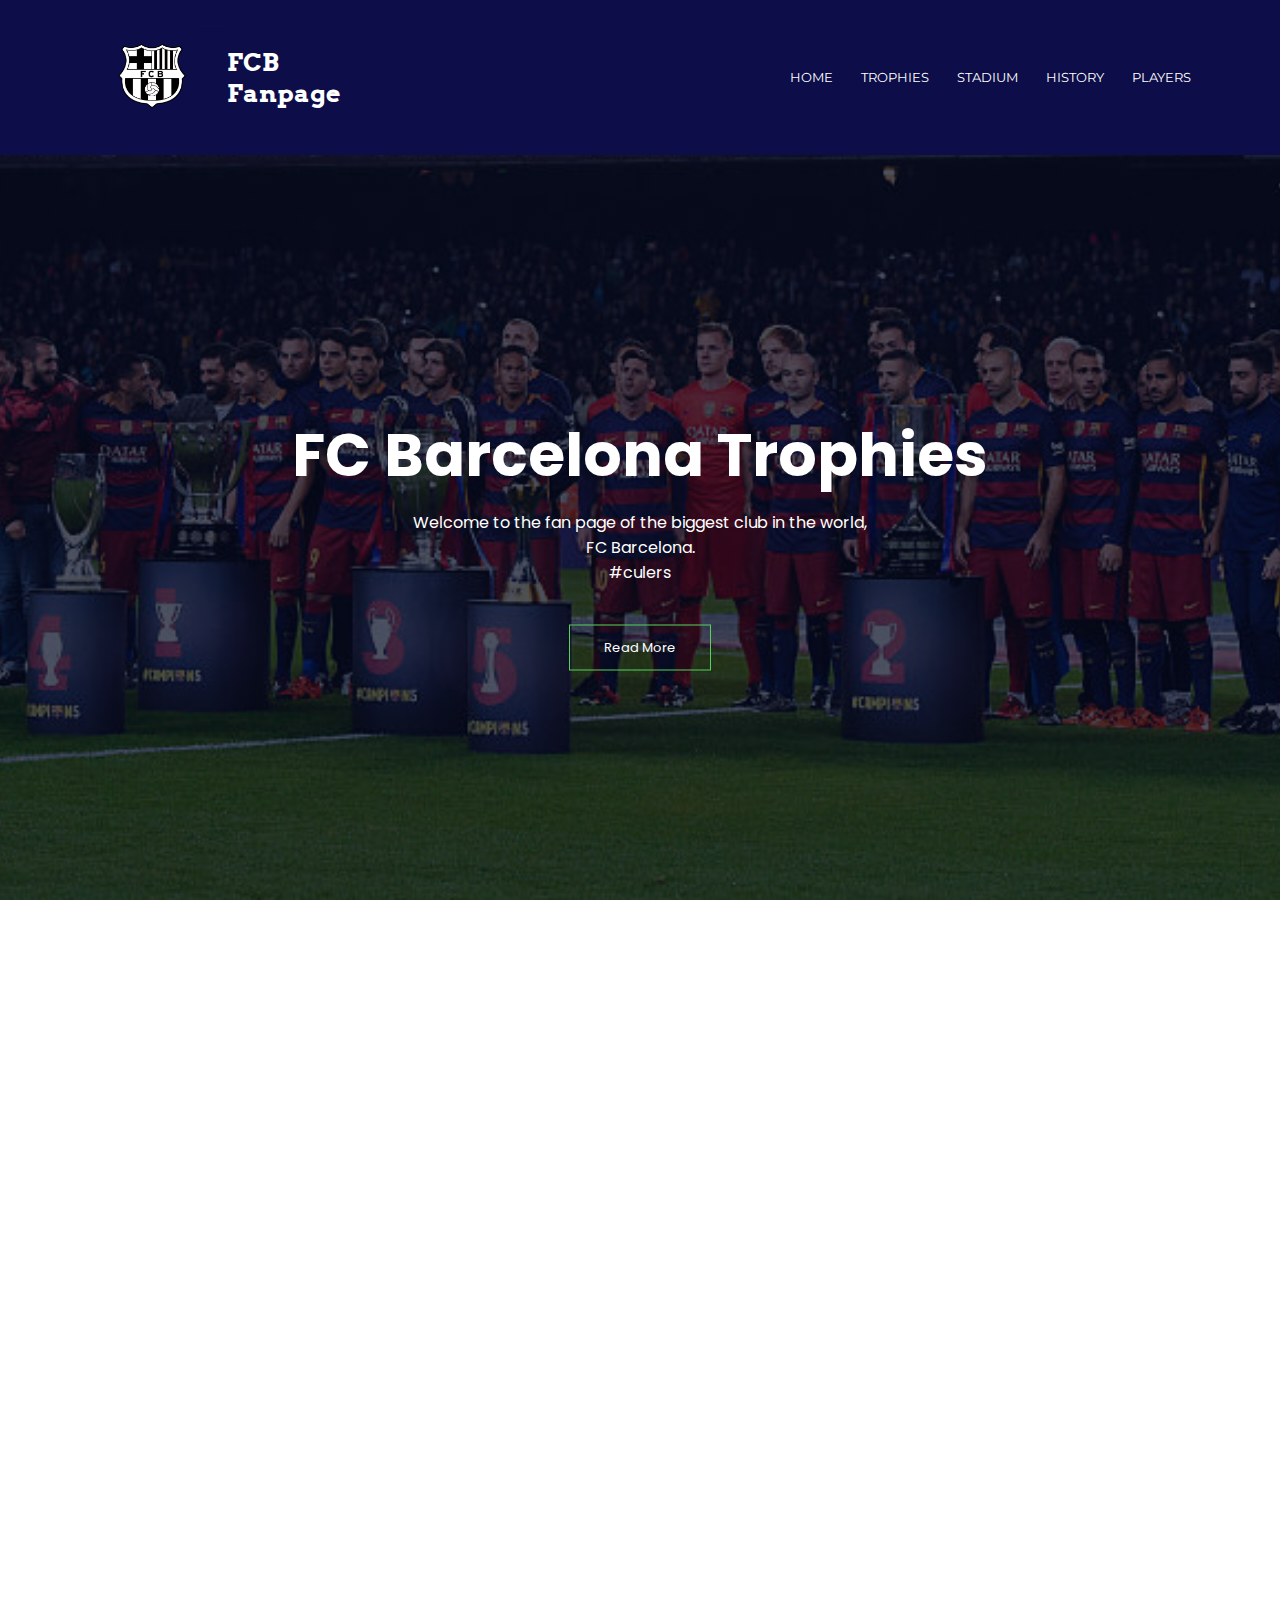
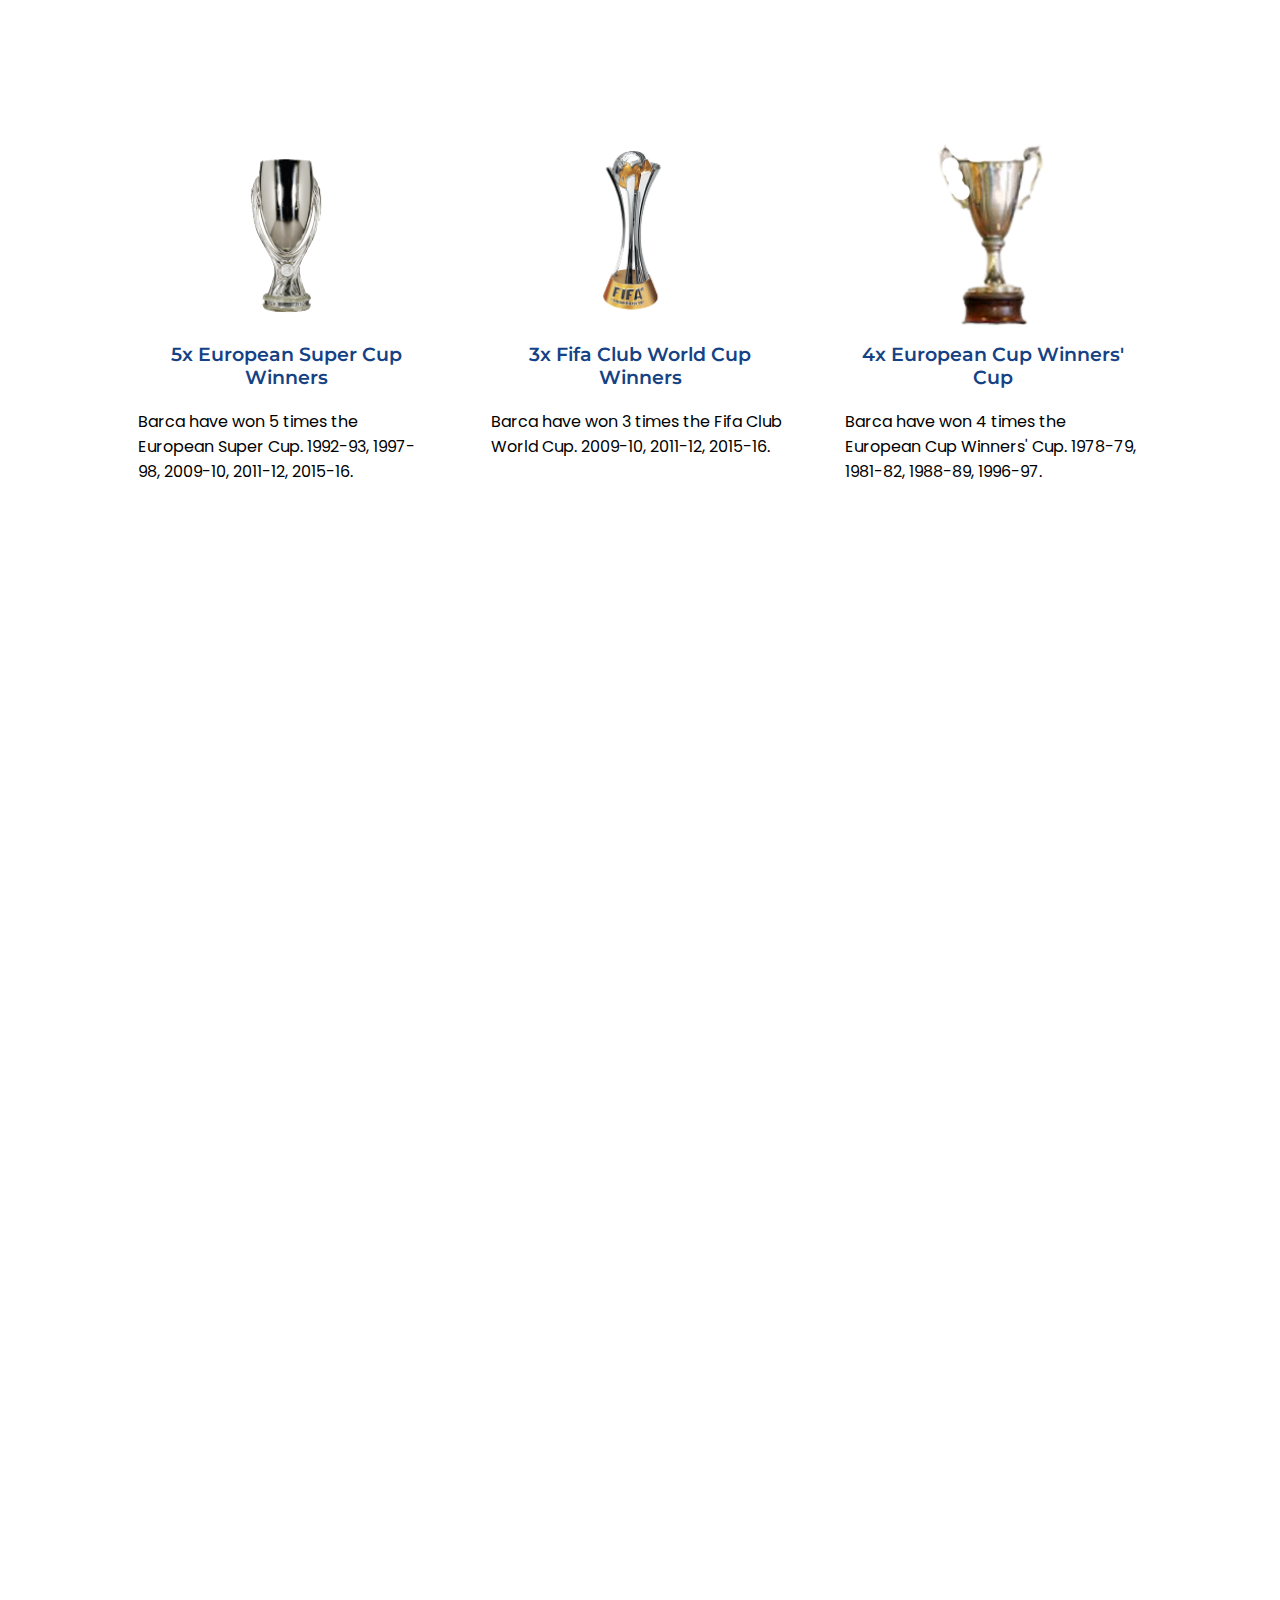
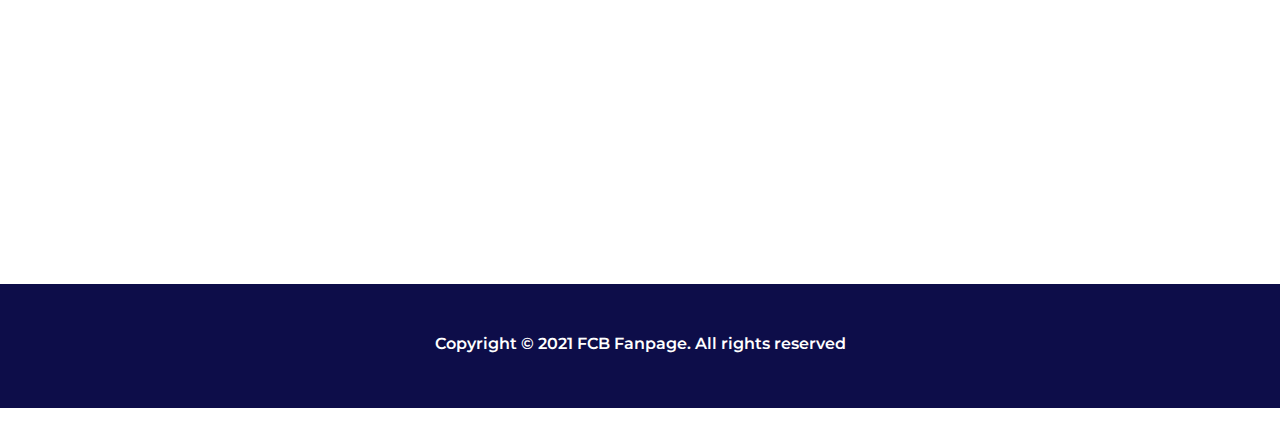
<file: trophies.html>
<!DOCTYPE html>
<html lang="en">
<head>
    <meta charset="UTF-8">
    <meta http-equiv="X-UA-Compatible" content="IE=edge">
    <meta name="viewport" content="width=device-width, initial-scale=1.0">
    <title>FCB Fanpage</title>
    <link rel="stylesheet" href="style.css">
   
    
</head>
<body>
    <section class="subb-header">
        <nav>
            <a href="index.html"><img src="logos.png"></a>
            <h2>FCB <br> Fanpage</h2>
            <input id="menu" type="checkbox" onclick="showMenu()">
            <label for="menu"></label>
            
            <div class="x" onclick="hideMenu()"></div>



            <div class="nav-links" id="navLinks">
                <ul>
                    <li><a href="home.html">HOME</a></li>
                    <li><a href="">TROPHIES</a></li>
                    <li><a href="stadium.html">STADIUM</a></li>
                    <li><a href="history.html">HISTORY</a></li>
                    <li><a href="players.html">PLAYERS</a></li>
                </ul>
            </div>
        </nav>

<div class="text-box">
    <h1>FC Barcelona Trophies</h1>
    <p>Welcome to the fan page of the biggest club in the world,<br> FC Barcelona. <br>#culers</p>
    <a href="#scroll" class="hero-btn">Read More</a>
</div>

    </section>

    <!----History---->


<!--stadium-->


<!--- Trophies -->

<section id="scroll">
<section class="trophies reveal">
    <h1>Trophies</h1>
    <p>These are prestigious trophies that have been won by FC Barcelona.</p>

    <div class="row">
        <div class="trophies-col">
            <img src="laliga-removebg-preview.png">
            <h3>26x Spanish League Winners</h3>
            <p>Barca have won 26 times the Spanish League. 1929, 1945, 1948, 1949, 1952, 1953, 1959, 1960, 1974, 
                1985, 1991, 1992, 1993, 1994, 1998, 1999, 2005, 2006, 2009, 2010, 2011, 2013, 2015, 2016, 2018, 2019</p>
        </div>
        <div class="trophies-col">
            <img src="UCL-removebg-preview.png">
            <h3>5x Champions League Winners</h3>
            <p>Barca have won 5 times the UCL. 1991-92, 2005-06, 2008-09, 2010-11, 2014-15</p>
        </div>
        <div class="trophies-col">
            <img src="CDR-removebg-preview.png">
            <h3>31x Copa del Rey Winners</h3>
            <p>Barca have won 31 times the Copa del Rey. 1910, 1912, 1913, 1920, 1922, 1925, 1926, 1927, 1928, 1942, 1951, 1953, 1957, 1959, 1963, 1968, 1971, 1978
                1981, 1983, 1988, 1990, 1997, 1998, 2009, 2012, 2015, 2016, 2017, 2018, 2021.</p>
        </div>
    </div>


</section>
</section>

<!--- Trophies 2 -->
<section class="trophies">
    <div class="row">
        <div class="trophies-col">
            <img src="europeansupercup-removebg-preview.png">
            <h3>5x European Super Cup Winners</h3>
            <p>Barca have won 5 times the European Super Cup. 1992-93, 1997-98, 2009-10, 2011-12, 2015-16.</p>
        </div>
        <div class="trophies-col">
            <img src="wc-removebg-preview.png">
            <h3>3x Fifa Club World Cup Winners</h3>
            <p>Barca have won 3 times the Fifa Club World Cup. 2009-10, 2011-12, 2015-16.</p>
        </div>
        <div class="trophies-col">
            <img src="eurocup-removebg-preview (1).png">
            <h3>4x European Cup Winners' Cup</h3>
            <p>Barca have won 4 times the European Cup Winners' Cup. 1978-79, 1981-82, 1988-89, 1996-97.</p>
        </div>
    </div>

</section>

<section class="trophies-content reveal">

    <div class="row">
        <div class="trophies-left">
            <img src="treblew.jpg">
            <h2>The History of Sextuple</h2>
            <p>FC Barcelona made history when lifting the World Club Cup in Abu Dhabi and completing the sextuple under Pep Guardiola.
                Pep Guardiola revolutionised the very game itself and not just the club he loved with his first ports of call shipping out Ronaldinho and Deco. In Laliga Blaugrana won the title by a nine point lead.
                In the eyes of many, the 2-6 demolition of Madrid in El Clasico in May of that year is seen as its crowning moment.
            </p>
            <br>
            <p>
                In the Copa del Rey final, Barcelona went 1-0 down to Athletic Bilbao in the eighth minute of the final but woke up around the half hour mark when Toure Yaya equalised.
                Messi gave his side the lead shortly after the interval, starting a flurry of three goals in 10 minutes that sank their 
                Basque opposition and sealed a 1-4 win. Claiming their 25th league cup overall, this was achieved by also seeing off Benidorm, Atletico Madrid, Espanyol and Mallorca along the way while ending an 11-year drought.
            </p>
            <br>
            <p>In the Champions League final, Barcelona met Manchester United, 
                Barcelona lead 1-0 through Samuel Eto'o's goal (10'), then Messi doubled the advantage with a header (70') while ensuring Barcelona won the Champions League for the third time.
            </p>
            <br>
            <p>In the European Super Cup, Barcelona met their UCL group foes from the previous season in Monaco, Barcelona laboured to a 1-0 win over Shakhtar Donestk.
                Leaving it until the 115th minute, a fourth trophy of 2009 was achieved by winger Pedro converting Messi’s amazing backwards through-ball via a low driven shot in the box.
            </p>
            <br>
            <p>In the Spanish Super Cup Barcelona Beat Athletic Bilbao 1-2 in San Mames 
                thanks to goals from Xavi and Pedro after trailing at the interval, Barça left little to the imagination when trouncing them 3-0 at the Camp Nou by way of a Messi brace a week later.
            </p>
            <br>
            <p>In the Fifa Club World Cup Barcelona Beat Estudiantes 1-2, With this victory Barcelona successfully won 6 trophies in 1 season (sextuple)</p>
        </div>
        <div class="trophies-right">
            <h3>All Barcelona Trophies</h3>
            <div>
                <span>Champions League</span>
                <span>5x</span>
            </div>
            <div>
                <span>Fifa Club World Cup</span>
                <span>3x</span>
            </div>
            <div>
                <span>European Cup Winners' Cup</span>
                <span>4x</span>
            </div>
            <div>
                <span>European Super Cup</span>
                <span>5x</span>
            </div>
            <div>
                <span>Spanish League Championship</span>
                <span>26x</span>
            </div>
            <div>
                <span>Latin Cup</span>
                <span>2x</span>
            </div>
            <div>
                <span>Pyrenees Cup</span>
                <span>4x</span>
            </div>
            <div>
                <span>Copa del Rey</span>
                <span>31x</span>
            </div>
            <div>
                <span>Spanish Super Cup</span>
                <span>13x</span>
            </div>
            <div>
                <span>Spanish League Cup</span>
                <span>2x</span>
            </div>
            <div>
                <span>Catalan League</span>
                <span>1x</span>
            </div>
            <div>
                <span>Catalan League Championship</span>
                <span>23x</span>
            </div>
            <div>
                <span>Catalan Super Cup</span>
                <span>2x</span>
            </div>
            <div>
                <span>Catalan Cup</span>
                <span>8x</span>
            </div>
            <div>
                <span>Eva Duarte Cup</span>
                <span>3x</span>
            </div>
            
        </div>
    </div>

</section>








<!--footer--->

<section class="footer">
    <h4>Copyright © 2021 FCB Fanpage. All rights reserved</h4>

</section>

<script>

    var navLinks = document.getElementById("navLinks");

    function showMenu(){
        navLinks.style.right = "0"
    }
    function hideMenu(){
        navLinks.style.right = "-200px"
    }

</script>

<script type="text/javascript">
window.addEventListener('scroll', reveal);

function reveal (){
    var reveals = document.querySelectorAll('.reveal');

    for(var i = 0; i < reveals.length; i++){

        var windowheight = window.innerHeight;
        var revealtop = reveals[i].getBoundingClientRect().top;
        var revealpoint = 150;

        if(revealtop < windowheight - revealpoint){
            reveals[i].classList.add('active');
        }
        else{
            reveals[i].classList.remove('active');
        }
    }
}
</script>





    
</body>
</html>
</file>
<file: style.css>
@import url('https://fonts.googleapis.com/css2?family=Arvo:wght@700&display=swap');
@import url('https://fonts.googleapis.com/css2?family=Montserrat:wght@700&display=swap');
@import url('https://fonts.googleapis.com/css2?family=Playfair+Display:wght@700&display=swap');
@import url('https://fonts.googleapis.com/css2?family=Poppins:wght@200;300;400;600;700&display=swap');

*{
    margin: 0;
    padding: 0;
}


body {
    overflow-x: hidden;
}

html {
    scroll-behavior: smooth;
}


.header{
    min-height: 100vh;
    width: 100%;
    background-image: linear-gradient(rgba(4,9,30,0.7),rgba(4,9,30,0.7)),url("./blau.jpg");
    background-position: center;
    background-size: cover;
    position: relative;
    background-attachment: fixed;
}

nav{                                                                                                                       
    display: flex;
    padding: 2% 6%;
    justify-content: space-between;
    align-items: center;
    background: rgb(13, 13, 73);
    
    
}

nav img{
    width: 150px;
    height: 100px;
}

.nav-links{
    flex: 1;
    text-align: right;
}

.nav-links ul li{
    list-style: none;
    display: inline-block;
    padding: 8px 12px;
    position: relative;
}

h2{
    font-family:'Arvo', sans-serif;
    color: white;
    font-size: 25px;
}
.nav-links ul li a{
    color: #fff;
    text-decoration: none;
    font-size: 13px;
    font-family: 'Montserrat', sans-serif;
}

.nav-links ul li a::after{
    content: '';
    width: 0%;
    height: 2px;
    background: #56d35a;
    display: block;
    margin: auto;
    transition: 0.5s;
}

.nav-links ul li a:hover::after{
    width: 100%;
}

#menu {
    display: none;
}


.text-box{
    width: 90%;
    color: #fff;
    position: absolute;
    top: 60%;
    left: 50%;
    transform: translate(-50%,-50%);
    text-align: center;
}
.text-box h1{
    font-size: 60px;
    font-family: 'Poppins', sans-serif;
}

.text-box p{
    margin: 10px 0 40px;
    font-size: 16px;
    font-family: 'Poppins', sans-serif;
    color: #fff;
}

.text-box a{
    font-family: 'Poppins', sans-serif;
}

.hero-btn{
    display: inline-block;
    text-decoration: none;
    color: #fff;
    border: 1px solid #56d35a;
    padding: 12px 34px;
    font-size: 13px;
    font-family: 'Montserrat', sans-serif;
    background: transparent;
    position: relative;
    cursor: pointer;
}

.hero-btn:hover{
    border: 1px solid #56d35a;
    background: rgb(13, 13, 73);
    transition: 1s;
}

.history{
    width: 80%;
    margin: auto;
    text-align: center;
    padding-top: 100px;
    
}


.history h1{
    font-family: 'Montserrat', sans-serif;
    font-size: 36px;
    font-weight: 600;
    color: #154284;
    -webkit-text-stroke: 1.5px #383d52;
}

.history p{
    font-family: 'Poppins', sans-serif;
    font-size: 14px;
    font-weight: 300;
    line-height: 22px;
    padding: 10px;
    color: #fff;
}

.history img{
    padding: 10px;
    width: 200px;
    height: 200px;
    box-shadow: 5px 5px 5px  navy;
    margin: 10px;
    transition: 0.8s;

}

.row{
    margin-top: 5%;
    display: flex;
    justify-content: space-between;
    
    
}

.rows {
    display: flex;
    justify-content: space-between;
    align-items: center;
    margin: 100px 0;
}

.rowss {
    margin-top: 5%;
    display: flex;
    justify-content: space-between;
    align-items: center;
}


.coll-2 {
    flex-basis: 40%;
    position: relative;
    margin-left: 50px;
}

.coll-2 h2 {
    font-size: 54px;
    font-family: 'Montserrat', sans-serif;
    color: #154284;
}

.coll-2 h3 {
    font-size: 30px;
    color: #154284;
    font-weight: 100;
    margin: 20px 0 10px;
    font-family: 'Montserrat', sans-serif;
    
}

.coll-2 p {
    font-size: 20px;
    color: #154284;
    font-weight: 100;
    font-family: 'Poppins', sans-serif;
    margin-top: 30px;
}

.coll-2::after {
    content: '';
    width: 10px;
    height: 57%;
    background: linear-gradient(#154284, #031024);
    position: absolute;
    left: -40px;
    top: 8px;
}

.coll-1 {
    position: relative;
    flex-basis: 60%;
    display: flex;
    align-items: center;
    right: 200px;
}

.coll-1 .controller {
    width: 90%;
}

.coll-1 h3 {
    color: #fff;
    font-family: 'Montserrat', sans-serif;
    font-size: 40px;
    margin-left: 50px;
}

.rowss {
    display: flex;
    justify-content: space-between;
    align-items: center;
    margin: 100px 0;
}

.col-1 {
    flex-basis: 40%;
    position: relative;
    margin-left: 50px;
}

.col-1 h2 {
    font-size: 54px;
    font-family: 'Montserrat', sans-serif;
    color: #154284;
}

.col-1 h3 {
    font-size: 30px;
    color: #154284;
    font-weight: 100;
    margin: 20px 0 10px;
    font-family: 'Montserrat', sans-serif;
    
}

.col-1 p {
    font-size: 20px;
    color: #154284;
    font-weight: 100;
    font-family: 'Poppins', sans-serif;
    margin-top: 30px;
}

.col-1::after {
    content: '';
    width: 10px;
    height: 57%;
    background: linear-gradient(#154284, #031024);
    position: absolute;
    left: -40px;
    top: 8px;
}

.col-2 {
    position: relative;
    flex-basis: 60%;
    display: flex;
    align-items: center;
    right: 130px;
}

.col-2 .controller {
    width: 90%;
}

.col-2 h3 {
    color: #fff;
    font-family: 'Montserrat', sans-serif;
    font-size: 40px;
}


.color-box {
    position: absolute;
    right: 0;
    top: 0;
    background: linear-gradient(#154284, #031024);
    border-radius: 20px 0 0 20px;
    height: 100%;
    width: 80%;
    z-index: -1;
    transform: translateX(120px);
}


.box {
    margin-top: 15px;
    width: 350px;
    height: 610px;
    background-color: #154284;
    border-radius: 10px;
    box-shadow: 2px 10px 12px rgb(13, 13, 73);
    display: flex;
    flex-direction: column;
    align-items: center;
    justify-content: space-between;
    box-sizing: border-box;
    margin: 20px 10px;
}

.model {
    height: 380px;
    max-height: 100%;
    max-width: 100%;
    filter: grayscale(1);
    transition: 0.7s;
}

.model:hover {
    filter: grayscale(0);
}

.details {
    display: flex;
    flex-direction: column;
    align-items: center;
    width: 300px;
    font-family: 'Montserrat', sans-serif;
    color: #fff;
}

.details h1 {
    text-shadow: 10px 10px 10px rgba(0, 0, 0, 0.9);
}

.details p {
    font-family: 'Poppins', sans-serif;
    font-weight: bold;
    color: #fff;
    text-align: center;
    margin-top: 20px;
}

.marvel {
    margin-top: 30px;
    color: #fff;
    font-weight: bold;
    letter-spacing: 2px;
    font-family: 'Poppins', sans-serif;
    font-size: 25px;
}


.legend {
    font-family: 'Montserrat', sans-serif;
    text-align: center;
    color: #154284;
    margin-top: 40px;
}

.legend::after {
    content: '';
    background: #154284;
    display: block;
    height: 3px;
    width: 260px;
    margin: 10px auto;
}

#team {
    font-family: 'Montserrat', sans-serif;
    text-align: center;
    color: #154284;
    width: 100%;
    margin-top: 70px;
    
}


.history-col{
    flex-basis: 31%;
    background: navy;
    border-radius: 3px;
    margin-bottom: 5%;
    padding: 20px 12px;
    box-sizing: border-box;
    transition: 0.7s;
    
}

.history-col h3{
    font-family: 'Poppins', sans-serif;
}

.history h3 {
    color: #154284;
    font-family: 'Montserrat', sans-serif;
    position: relative;
  
}

.reveal {
    position: relative;
    transform: translateY(150px);
    opacity: 0;
    transition: all 2s ease;
}

.reveal.active {
    transform: translateY(0px);
    opacity: 1;
}

.paragraph p{
    color: black;
}

h3{
    text-align: center;
    font-weight: 600;
    margin: 10px;
    color: #fff;
}

.row h3 {
    color: #fff;
}

.history-col:hover{
    box-shadow: 10px 10px 10px #154284;
}

.history img:hover{
    box-shadow:  20px 20px 20px #154284;
    transform: scale(1.2);
}

.stadium{
    width: 80%;
    margin: auto;
    text-align: center;
    padding-top: 50px;
}

.stadium h1{
    font-family: 'Montserrat', sans-serif;
    color: #154284;
}

.stadium p{
    font-family: 'Poppins', sans-serif;
    color: black;
    padding: 10px;
}

.stadium-col{
    flex-basis: 32%;
    border-radius: 10px;
    margin-bottom: 30px;
    position: relative;
    overflow: hidden;
}

.stadium-col img{
    width: 100%
    display: block;
}

.ourstadium {
    width: 80%;
    margin: auto;
    text-align: left;
    padding-top: 50px;
    padding-bottom: 50px;
}



.ourstadium h1{
    font-family: 'Montserrat', sans-serif;
    color: #154284;
}

.ourstadium h1::after {
    content: '';
    background: #154284;
    display: block;
    height: 3px;
    width: 290px;
    margin: 10px;
    left: 50%;
}


.barca-col {
    flex-basis: 48%;
    padding: 30px 2px;
}

.campnou-col img{
    margin-top: 30px;
    width: 100%;
    height: 80%;
    box-shadow: 10px 10px 10px #154284;
    transition: 0.8s;

}

.campnou-col img:hover {
    box-shadow: 25px 25px 25px #154284;
    transform: scale(1.2);
}
.ourstadium p {
    font-family: 'Poppins', sans-serif;
    color: black;
    padding: 10px;
    font-size: 14px;
}
.layer{
    background: transparent;
    height: 100%;
    width: 100%;
    position: absolute;
    left: 0;
    top: 0;
    transition: 0.5s;
}

.layer:hover{
    background: rgba(0, 0, 226, 0.7);
}

.layer h3{
    width: 100%;
    font-weight: 500;
    color: #fff;
    font-size: 26px;
    bottom: 0;
    left: 50%;
    transform: translateX(-50%);
    position: absolute;
    font-family: 'Montserrat', sans-serif;
    opacity: 0;
    transition: 0.5s;
}

.layer:hover h3{
    bottom: 49%;
    opacity: 1;
}




/*---- TTrophies */

.trophies{
    width: 80%;
    margin: auto;
    text-align: center;
    padding-top: 100px;
}

.trophies h3{
    font-family: 'Montserrat', sans-serif;
    color: #154284;

}

.trophies h1{
    font-family: 'Montserrat', sans-serif;
    color: #154284;
}

.trophies p{
    font-family: 'Poppins', sans-serif;
    color: black;
    padding: 10px;
}

.trophies{
    width: 80%;
    margin: auto;
    text-align: center;
    padding-top: 100px;
}

.trophies-col{
    flex-basis: 31%;
    border-radius: 10px;
    margin-bottom: 5%;
    text-align: left;
    transition: 0.8s;
}


.trophies-col img{
    width: 100%;
    border-radius: 10px;
    
}



.trophies-col P{
    padding: 10px;

}



.trophies-col:hover{
    background: rgba(0, 0, 226, 0.7);
    transform: scale(1.2);
}


.players{
    width: 100%;
    margin: auto;
    text-align: center;
    padding-top: 100px;
}

.players h1{
    font-family: 'Poppins', sans-serif;
    color: #154284;
    letter-spacing: 2px;
    font-weight: bold;
    text-transform: uppercase;
}

.players h2 {
    font-family: 'Poppins', sans-serif;
    color: #154284;
    letter-spacing: 2px;
    font-weight: bold;
}

.players h1::after {
    content: '';
    background: #154284;
    display: block;
    height: 3px;
    width: 150px;
    margin: 10px auto;
}

.players p{
    font-family: 'Poppins', sans-serif;
    color: black;
    padding: 10px;
    margin-top: 10px;
}

.players-col{
    flex-basis: 32%;
    border-radius: 10px;
    margin-bottom: 30px;
    position: relative;
    overflow: hidden;
}

.players-col img{
    width: 100%
    display: block;
    
    
}




.row h1{
    align-items: center;
}

/*-----footer-----*/

.footer{
    width: 100%;
    text-align: center;
    padding: 30px 0;
    background: rgb(13, 13, 73);
}                                                                                                                               

.footer h4{
    margin-bottom: 25px;
    margin-top: 20px;
    font-weight: 600;
    font-family: 'Montserrat', sans-serif;
    color: #fff;
}

.sub-header{
    min-height: 100vh;
    width: 100%;
    background-image: linear-gradient(rgba(4,9,30,0.7),rgba(4,9,30,0.7)),url("./vinteg.jpg");
    background-position: center;
    background-size: cover;
    position: relative;
    background-attachment: fixed;
}

.subb-header{
    min-height: 100vh;
    width: 100%;
    background-image: linear-gradient(rgba(4,9,30,0.7),rgba(4,9,30,0.7)),url("./treble.jpg");
    background-position: center;
    background-size: cover;
    position: relative;
    background-attachment: fixed;
}

.trophies-content {
    width: 80%;
    margin: auto;
    padding: 60px 0;
}

.trophies-left {
    flex-basis: 65%;
}

.trophies-left img {
    width: 500px;
    box-shadow: 10px 10px 10px rgb(13, 13, 73);
    transition: 0.6s;
    
   
}

.trophies-left img:hover {
    transform: scale(1.1);
    box-shadow: 20px 20px 20px #154284;
}

.trophies-content h2 {
    color: #154284;
    font-weight: 600;
    margin: 30px 0;
    font-family: 'Montserrat', sans-serif;
}

.trophies-content p {
    font-family: 'Poppins', sans-serif;
    color: #154284;
}

.trophies-right {
    flex-basis: 32%;
    margin-top: 30px;
}

.trophies-right h3 {
    color: #fff;
    background: #154284;
    padding: 7px 0;
    font-size: 16px;
    margin-bottom: 20px;
    font-family: 'Montserrat', sans-serif;
}


.trophies-right div {
    display: flex;
    align-items: center;
    justify-content: space-between;
    color: #154284;
    padding: 8px;
    box-sizing: border-box;
    font-family: 'Poppins', sans-serif;
}




.subbb-header{
    min-height: 100vh;
    width: 100%;
    background-image: linear-gradient(rgba(4,9,30,0.7),rgba(4,9,30,0.7)),url("./blau.jpg");
    background-position: center;
    background-size: cover;
    position: relative;
    background-attachment: fixed;
}

.subbbb-header{
    min-height: 100vh;
    width: 100%;
    background-image: linear-gradient(rgba(4,9,30,0.7),rgba(4,9,30,0.7)),url("./pike.png");
    background-position: center;
    background-size: cover;
    position: relative;
    background-attachment: fixed;
}




@media(max-width: 700px){
    .text-box h1{
        font-size: 20px;
        font-family: 'Poppins', sans-serif;
    }
    .nav-links ul li{
        display: block;
    }
    .nav-links{
        position: absolute                                 ;
        background: rgb(13, 13, 73);
        height: 100vh;
        width: 200px;
        top: 0;
        right: -200px;
        text-align: left;
        z-index: 2;
        transition: 1s;
       
    }

    .nav-links ul li a:hover::after{
        width: 70%;
    }

    body {
        overflow-x: hidden;
    }

    #menu {
        visibility: hidden;
    }

    label,
    label::before,
    label::after {
        position: absolute;
        width: 40px;
        height: 5px;
        border-radius: 5px;
        background: #fff;
        transition: 0.6s;
        -webkit-transition: 0.6s;
    }

    label {
        cursor: pointer;
        top: 60px;
        left: 80%;
        
    }

    label::before {
        content: "";
        transform: translateY(-30px);
        -webkit-transform: translateY(-30px);
        top: 20px;
    }
    label::after {
        content: "";
        transform: translateY(30px);
        -webkit-transform: translateY(30px);
        top: -20px;
    }
    
    .x {
        position: absolute;
        width: 20px;
        height: 5px;
        top: 20px;
        left: 95%;
        transform: translate(-50%,-50%);
        background: transparent;
        z-index: 3;
        cursor: pointer;
    }

    .x::before, .x::after {
        content: '';
        position: absolute;
        width: inherit;
        height: inherit;
        background: #fff;
    }

    .x::before {
        transform: rotate(-45deg);
    }

    .x::after {
        transform: rotate(45deg);
    }

    

    
    
    

    .nav-links ul{
        padding: 30px;
        text-align: center;
    }

    .header h2{
        display: none;
    }

    .subbb-header h2{
        display: none;
    }

    .subb-header h2{
        display: none;
    }

    .subbbb-header h2{
        display: none;
    }

    .sub-header h2{
        display: none;
    }

    nav{
        background: none;
    }

    

/*----- History -----*/

.history{
    width: 80%;
    margin: auto;
    text-align: center;
    padding-top: 100px;
}

.history h1{
    font-family: 'Montserrat', sans-serif;
    font-size: 36px;
    font-weight: 600;
    color: #154284;
}

.history p{
    font-family: 'Poppins', sans-serif;
    font-size: 14px;
    font-weight: 300;
    line-height: 22px;
    padding: 10px;
    color: #fff;
}

.history img{
    padding: 10px;
    width: 200px;
    height: 200px;
    box-shadow: 5px 5px 5px  navy;
    margin: 10px;
    transition: 0.8s;

}

.row{
    margin-top: 5%;
    display: flex;
    justify-content: space-between;
    
}

.history-col{
    flex-basis: 31%;
    background: navy;
    border-radius: 3px;
    margin-bottom: 5%;
    padding: 20px 12px;
    box-sizing: border-box;
    transition: 0.7s;
}

.history-col h3{
    font-family: 'Poppins', sans-serif;
}

.history h3 {
    color: #154284;
    font-family: 'Montserrat', sans-serif;
    position: relative;
  
}

.paragraph p{
    color: black;
}

h3{
    text-align: center;
    font-weight: 600;
    margin: 10px;
    color: #fff;
}

.row h3 {
    color: #fff;
}

.history-col:hover{
    box-shadow: 10px 10px 10px #154284;
}

.history img:hover{
    box-shadow:  20px 20px 20px #154284;
    transform: scale(1.2);
}

@media(max-width: 700px){

    .rows {
        flex-direction: column-reverse;
        margin: 50px 0;
    }

    .row{
        flex-direction: column;
    }

    

    .rowss {
        flex-direction: column-reverse;
        margin: 50px 0;
    }

    .coll-1 {
        right: 120px;
    }

    .coll-1 h3 {
        margin-left: 30px;
    }
    

}

/*----- Stadium -----*/

.stadium{
    width: 80%;
    margin: auto;
    text-align: center;
    padding-top: 50px;
}

.stadium h1{
    font-family: 'Montserrat', sans-serif;
    color: #154284;
}

.stadium p{
    font-family: 'Poppins', sans-serif;
    color: black;
    padding: 10px;
}

.stadium-col{
    flex-basis: 32%;
    border-radius: 10px;
    margin-bottom: 30px;
    position: relative;
    overflow: hidden;
}

.stadium-col img{
    width: 100%
    display: block;
}

.ourstadium {
    width: 80%;
    margin: auto;
    text-align: left;
    padding-top: 50px;
    padding-bottom: 50px;
}

.ourstadium h1{
    font-family: 'Montserrat', sans-serif;
    color: #154284;
}


.barca-col {
    flex-basis: 48%;
    padding: 30px 2px;
}

.campnou-col img{
    margin-top: 30px;
    width: 100%;
    height: 80%;
    box-shadow: 10px 10px 10px #154284;
    transition: 0.8s;

}

.campnou-col img:hover {
    box-shadow: 25px 25px 25px #154284;
    transform: scale(1.2);
}
.ourstadium p {
    font-family: 'Poppins', sans-serif;
    color: black;
    padding: 10px;
    font-size: 14px;
}
.layer{
    background: transparent;
    height: 100%;
    width: 100%;
    position: absolute;
    left: 0;
    top: 0;
    transition: 0.5s;
}

.layer:hover{
    background: rgba(0, 0, 226, 0.7);
}

.layer h3{
    width: 100%;
    font-weight: 500;
    color: #fff;
    font-size: 26px;
    bottom: 0;
    left: 50%;
    transform: translateX(-50%);
    position: absolute;
    font-family: 'Montserrat', sans-serif;
    opacity: 0;
    transition: 0.5s;
}

.layer:hover h3{
    bottom: 49%;
    opacity: 1;
}




/*---- TTrophies */

.trophies{
    width: 80%;
    margin: auto;
    text-align: center;
    padding-top: 100px;
}

.trophies h3{
    font-family: 'Montserrat', sans-serif;
    color: #154284;

}

.trophies h1{
    font-family: 'Montserrat', sans-serif;
    color: #154284;
}

.trophies p{
    font-family: 'Poppins', sans-serif;
    color: black;
    padding: 10px;
}

.trophies{
    width: 80%;
    margin: auto;
    text-align: center;
    padding-top: 100px;
}

.trophies-col{
    flex-basis: 31%;
    border-radius: 10px;
    margin-bottom: 5%;
    text-align: left;
    transition: 0.8s;
}


.trophies-col img{
    width: 100%;
    border-radius: 10px;
    
}



.trophies-col P{
    padding: 10px;

}



.trophies-col:hover{
    background: rgba(0, 0, 226, 0.7);
    transform: scale(1.2);
}


.players{
    width: 100%;
    margin: auto;
    text-align: center;
    padding-top: 100px;
}

.players h1{
    font-family: 'Montserrat', sans-serif;
    color: #154284;
}

.players p{
    font-family: 'Poppins', sans-serif;
    color: black;
    padding: 10px;
}

.players-col{
    flex-basis: 32%;
    border-radius: 10px;
    margin-bottom: 30px;
    position: relative;
    overflow: hidden;
}

.players-col img{
    width: 100%
    display: block;
    
}

.container {
    margin-top: 30px;
    margin-bottom: 40px;
}



.row h1{
    align-items: center;
}

/*-----footer-----*/

.footer{
    width: 100%;
    text-align: center;
    padding: 30px 0;
    background: rgb(13, 13, 73);
}                                                                                                                               

.footer h4{
    margin-bottom: 25px;
    margin-top: 20px;
    font-weight: 600;
    font-family: 'Montserrat', sans-serif;
    color: #fff;
}

.sub-header{
    min-height: 100vh;
    width: 100%;
    background-image: linear-gradient(rgba(4,9,30,0.7),rgba(4,9,30,0.7)),url("./vinteg.jpg");
    background-position: center;
    background-size: cover;
    position: relative;
    background-attachment: fixed;
}

.subb-header{
    min-height: 100vh;
    width: 100%;
    background-image: linear-gradient(rgba(4,9,30,0.7),rgba(4,9,30,0.7)),url("./treble.jpg");
    background-position: center;
    background-size: cover;
    position: relative;
    background-attachment: fixed;
}



.subbb-header{
    min-height: 100vh;
    width: 100%;
    background-image: linear-gradient(rgba(4,9,30,0.7),rgba(4,9,30,0.7)),url("./blau.jpg");
    background-position: center;
    background-size: cover;
    position: relative;
}

.subbbb-header{
    min-height: 100vh;
    width: 100%;
    background-image: linear-gradient(rgba(4,9,30,0.7),rgba(4,9,30,0.7)),url("./pike.png");
    background-position: center;
    background-size: cover;
    position: relative;
}
</file>
